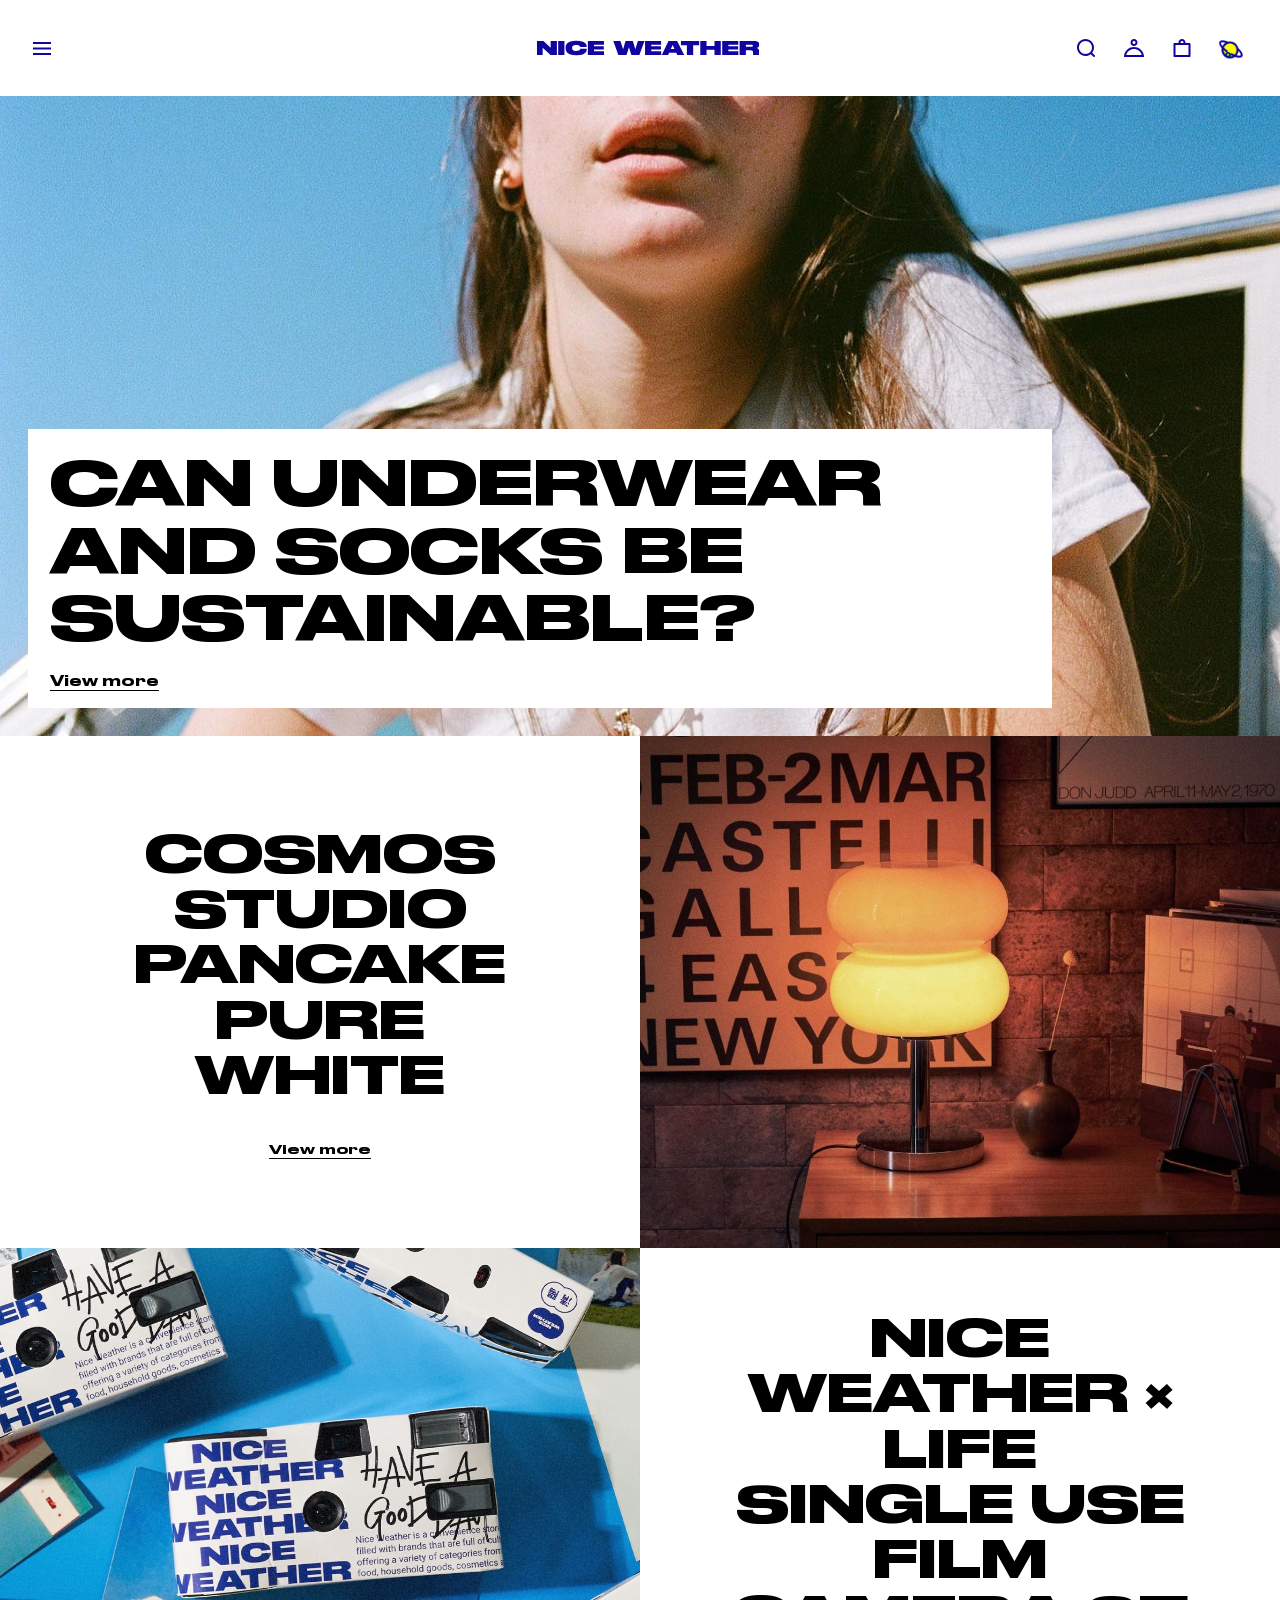
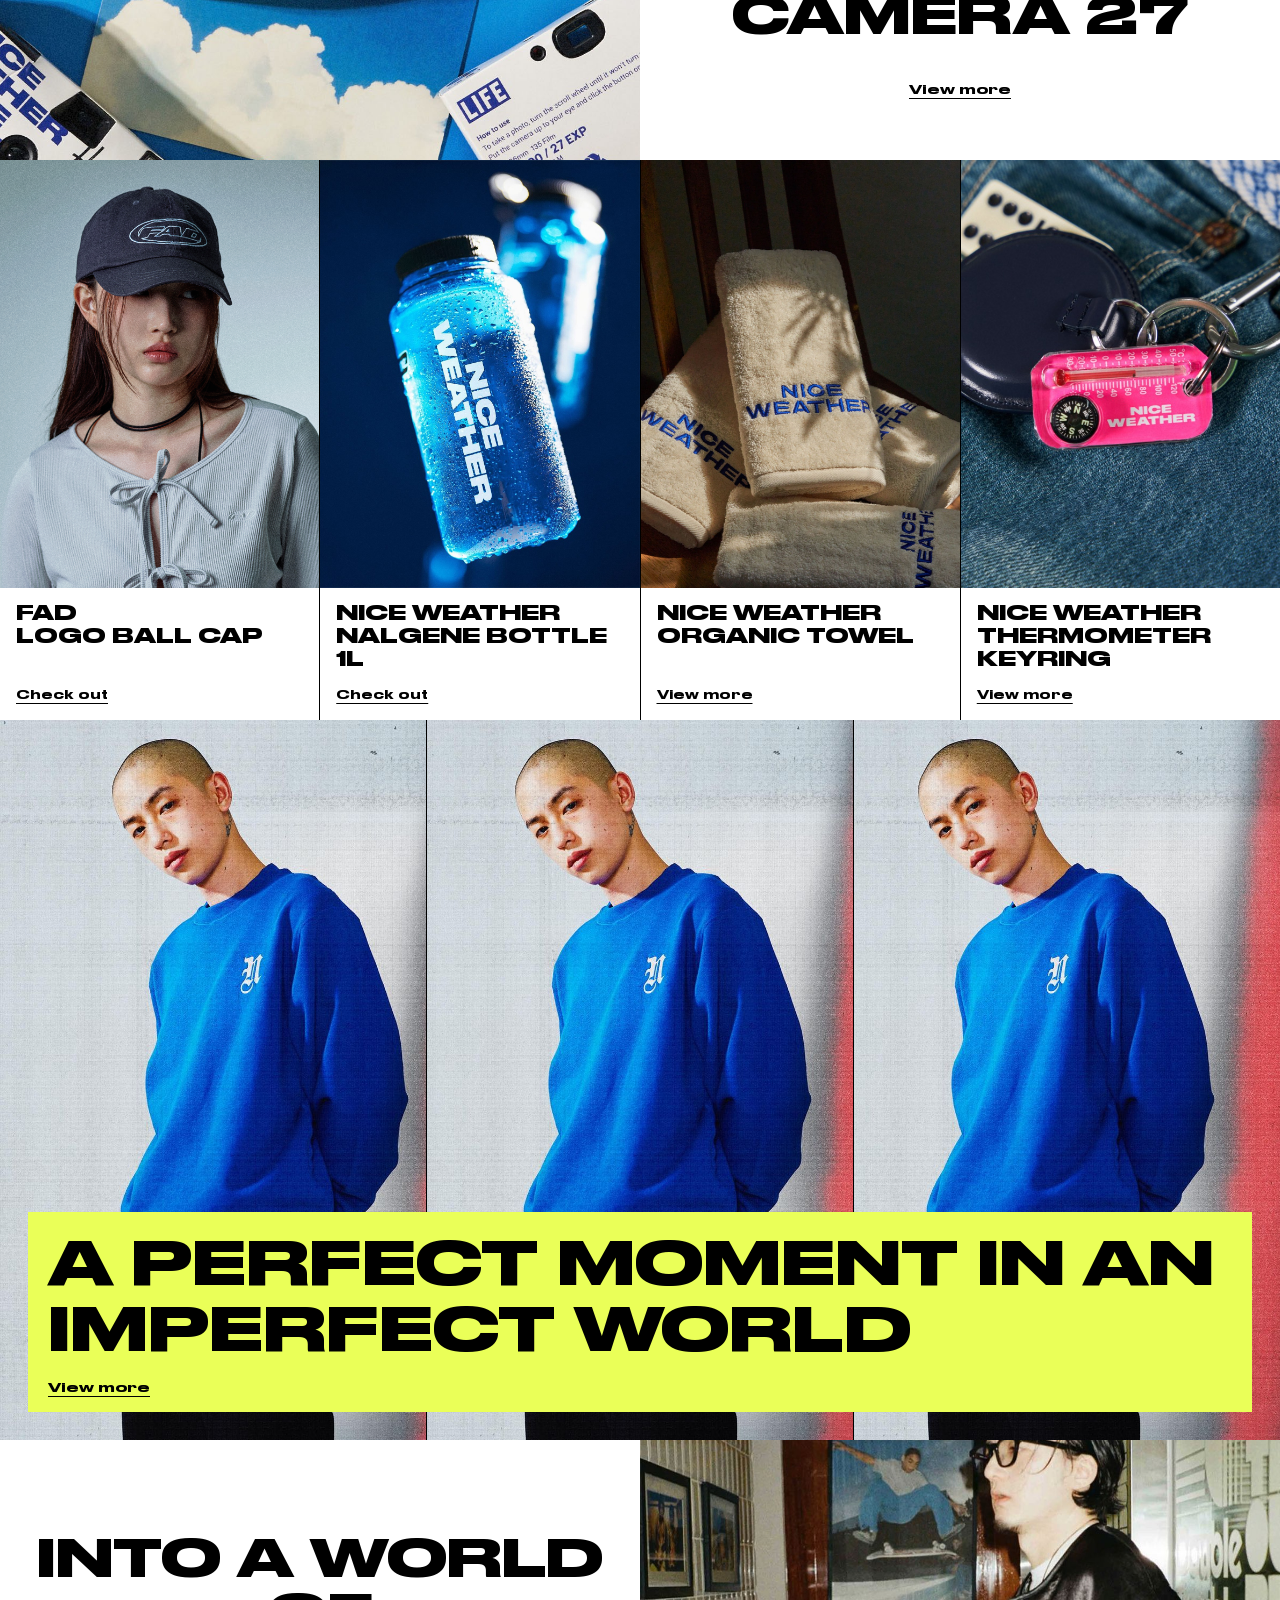
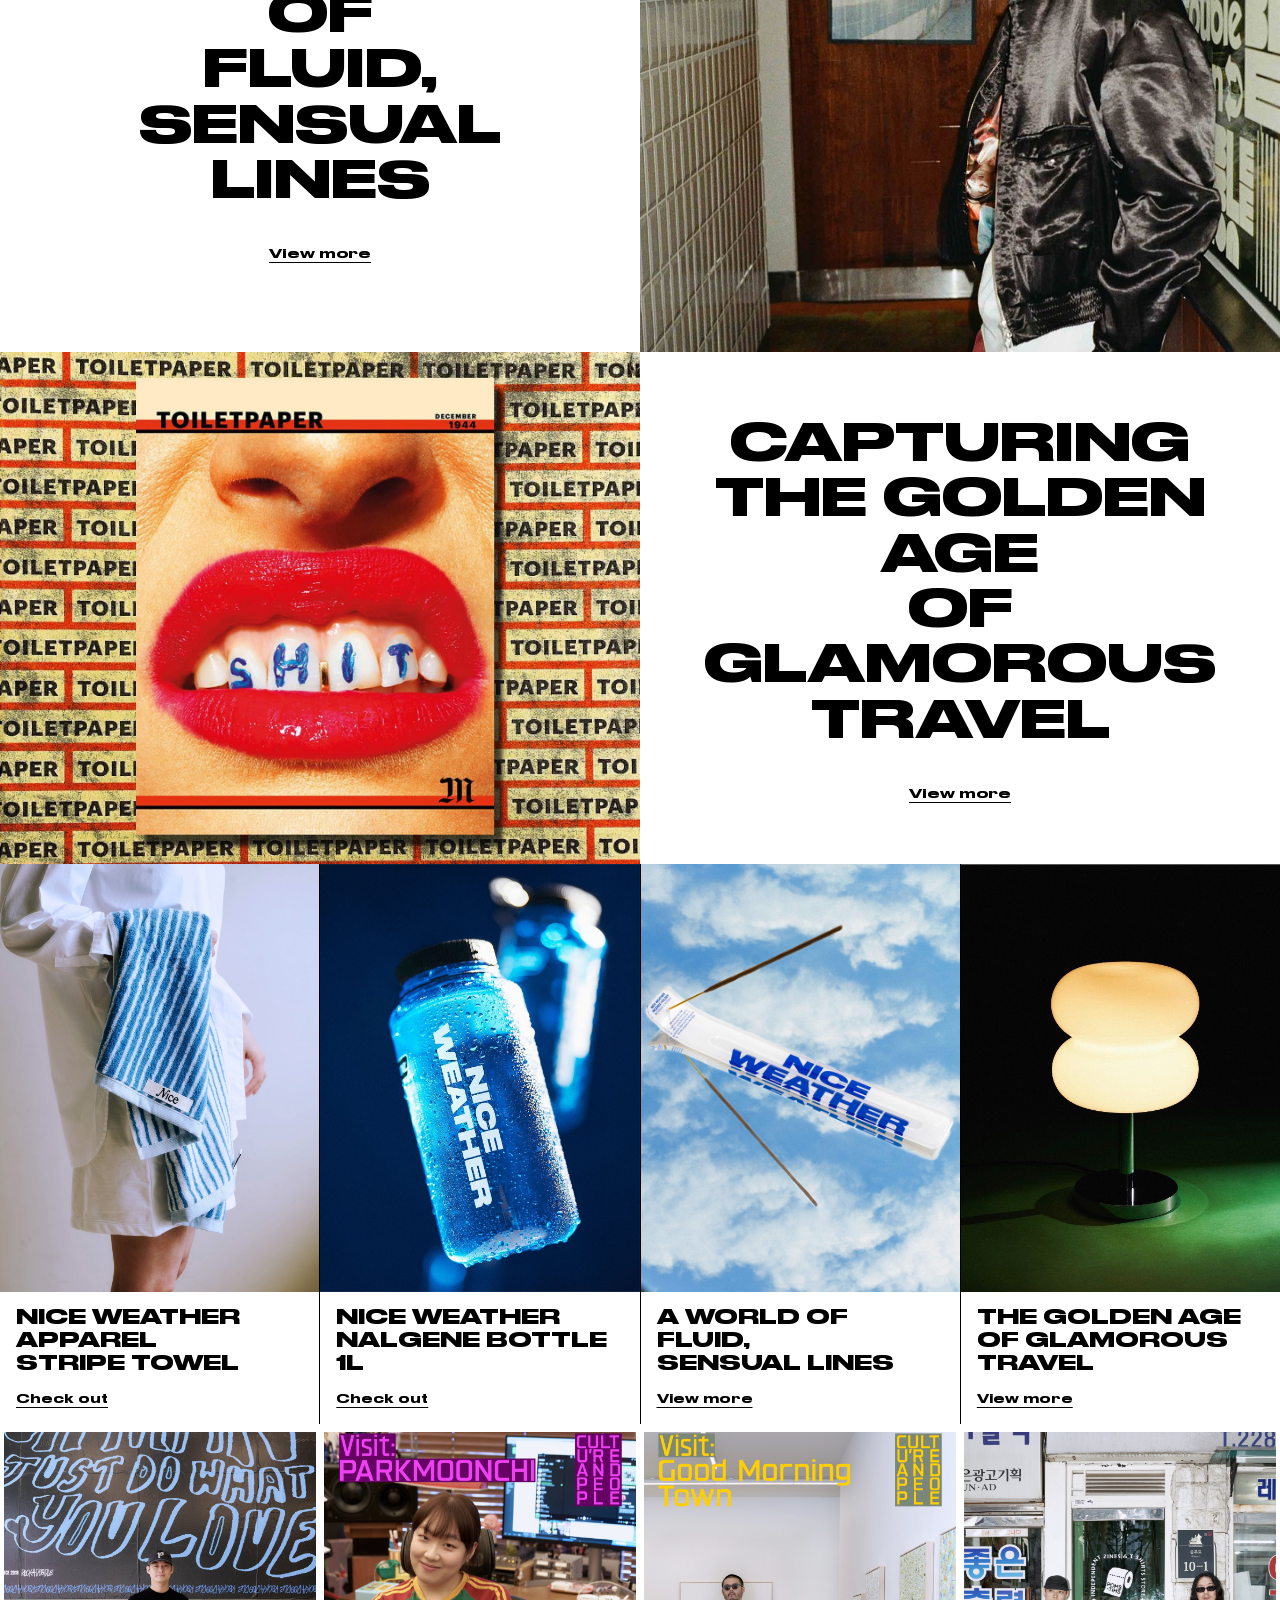
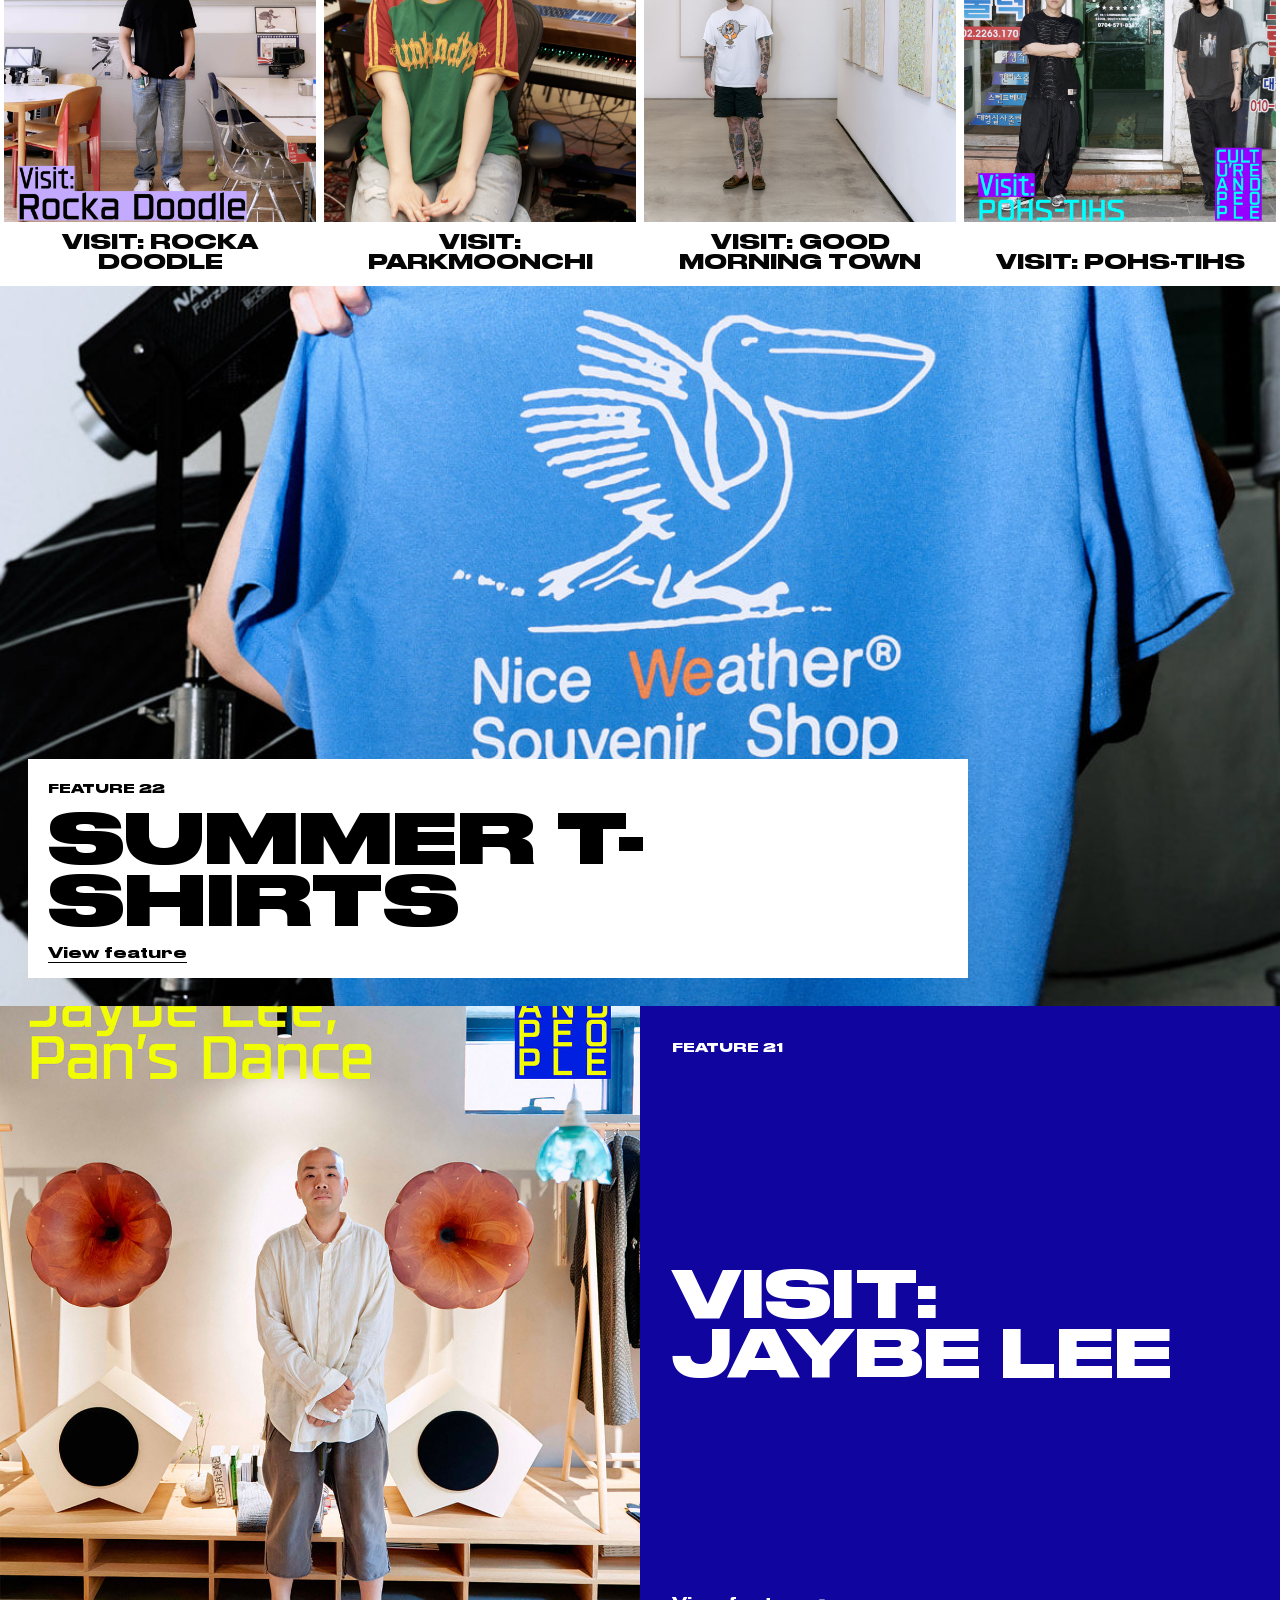
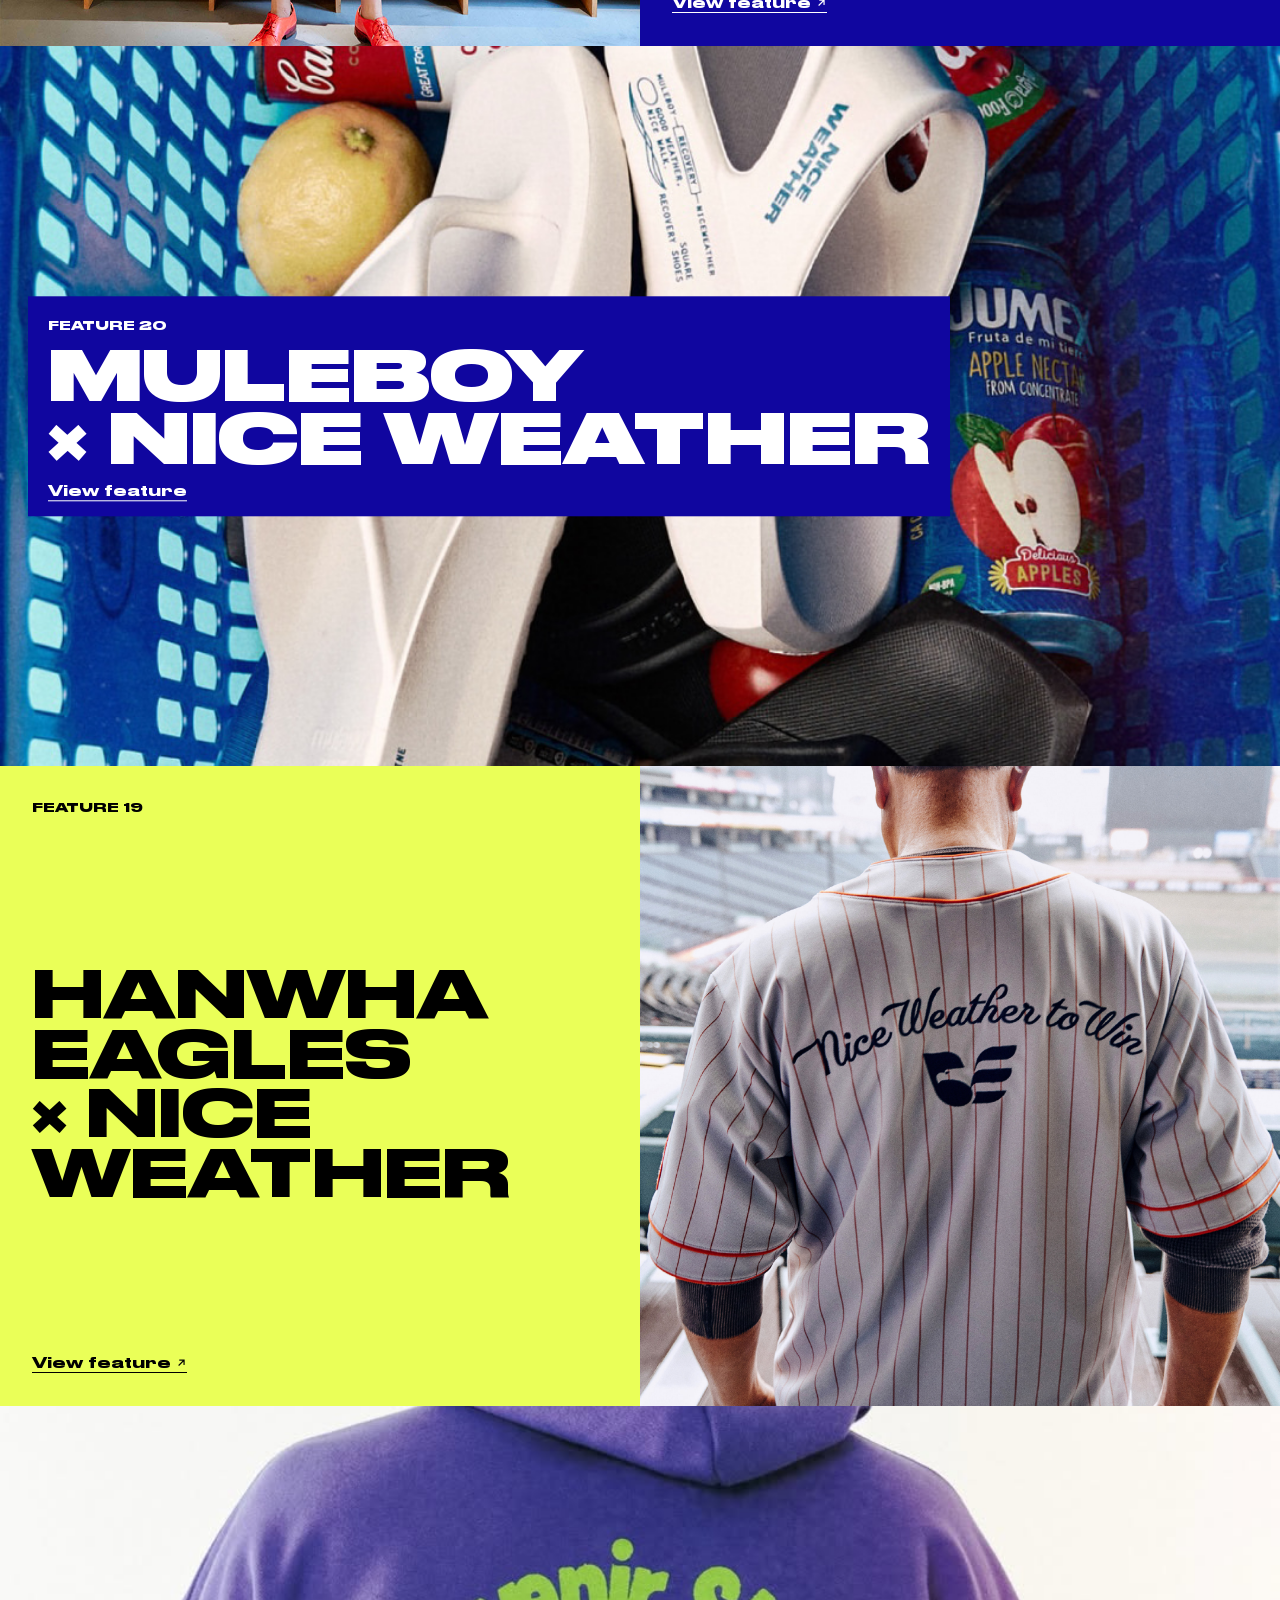
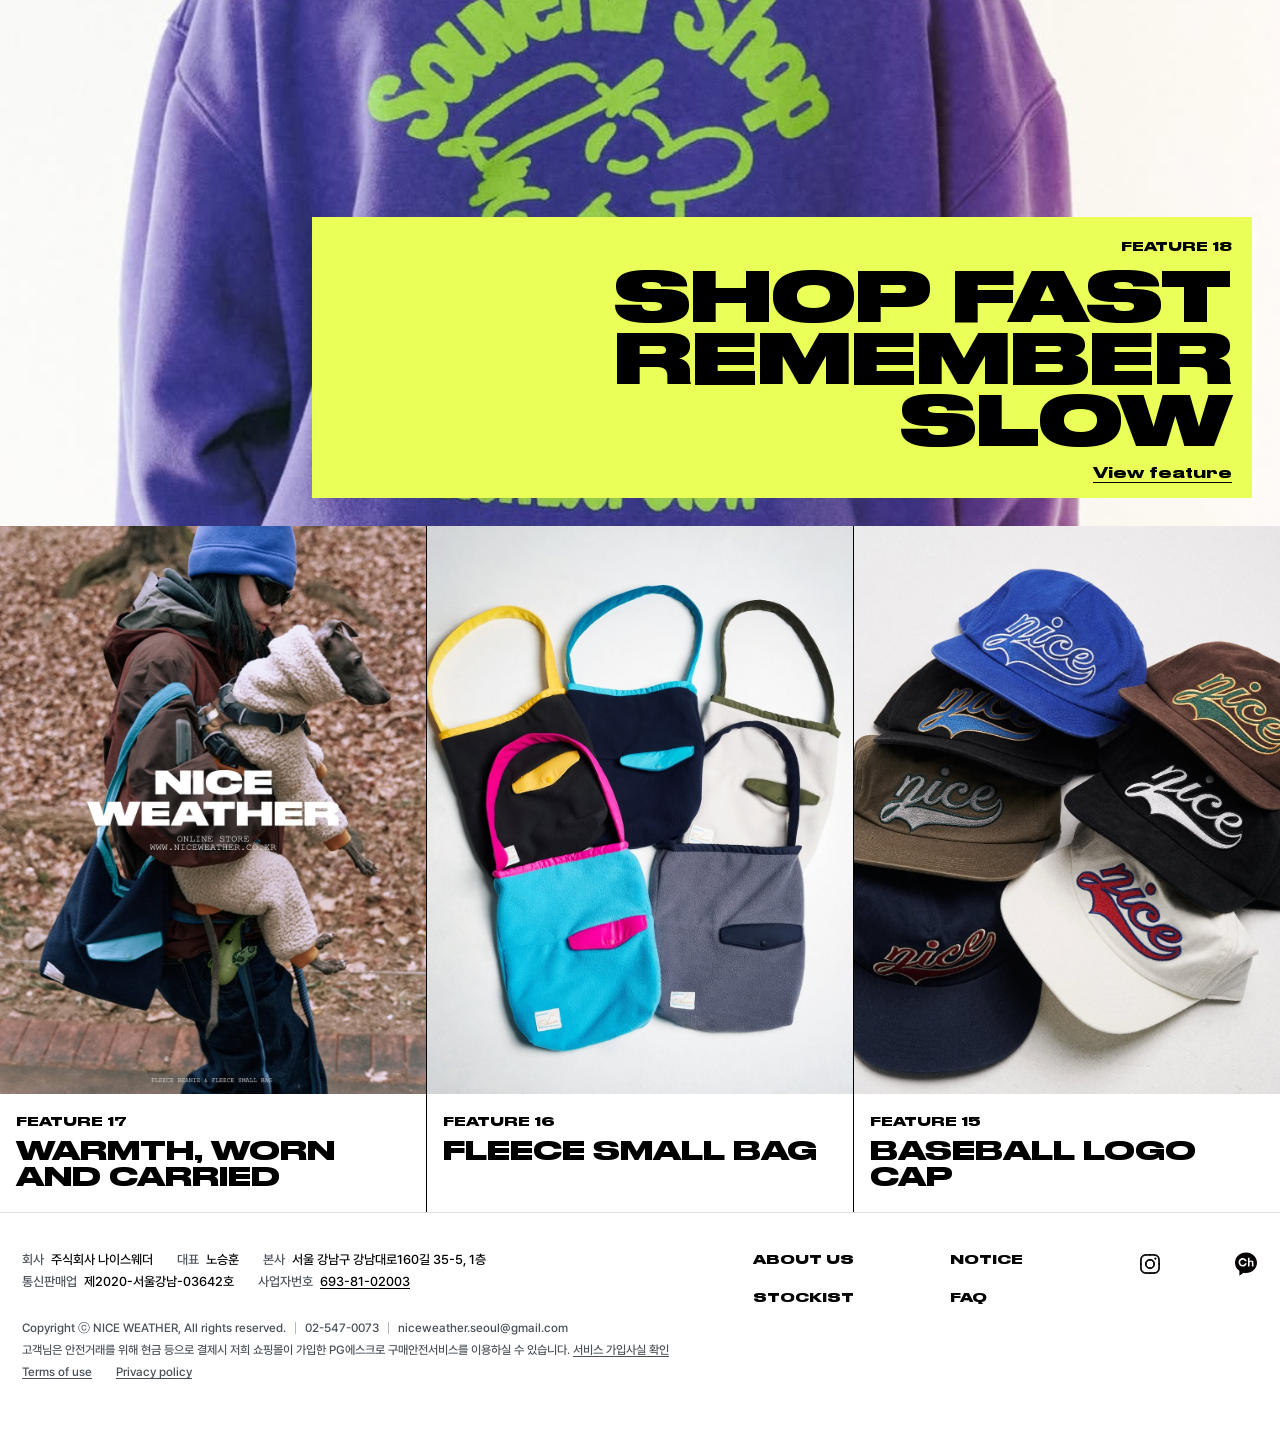
<file: index.html>
<!doctype html>
<html lang="ko">
  <head>
    <meta charset="utf-8" />
    <meta name="viewport" content="width=device-width, initial-scale=1" />
    <meta name="robots" content="noindex, nofollow, noarchive, nosnippet" />
    <title>Nice Weather</title>
    <meta name="description" content="일상의 좋은 순간을 소개하는 라이프스타일 편집숍 나이스웨더입니다." />
    <link rel="stylesheet" href="styles.css" />
  </head>
  <body>
    <header class="site-header">
      <button class="icon-button menu-toggle" type="button" aria-label="메뉴 열기" aria-expanded="false">
        <picture>
          <source media="(max-width: 800px)" srcset="assets/nav-mobile-menu.svg" />
          <img src="assets/nav-menu.svg" alt="" />
        </picture>
      </button>
      <a class="wordmark" href="#top" aria-label="Nice Weather 홈">
        <picture>
          <source media="(max-width: 800px)" srcset="assets/nav-mobile-logo.svg" />
          <img src="assets/nav-logo.svg" alt="NICE WEATHER" />
        </picture>
      </a>
      <div class="header-tools">
        <button class="icon-button search-toggle" type="button" aria-label="검색 열기">
          <img src="assets/nav-search.svg" alt="" />
        </button>
        <button class="icon-button account-button" type="button" aria-label="마이페이지">
          <img src="assets/nav-user.svg" alt="" />
        </button>
        <button class="icon-button cart-toggle" type="button" aria-label="장바구니 열기">
          <picture>
            <source media="(max-width: 800px)" srcset="assets/nav-mobile-bag.svg" />
            <img src="assets/nav-bag.svg" alt="" />
          </picture>
        </button>
        <a class="weather-orbit" href="#stories" aria-label="Discover Nice Weather">
          <img src="assets/nav-planet.gif" alt="" />
        </a>
      </div>
    </header>

    <aside class="side-menu" aria-hidden="true">
      <button class="menu-close" type="button" aria-label="메뉴 닫기">
        <img src="assets/nav-close.svg" alt="" />
      </button>
      <div class="brand-tabs" role="tablist" aria-label="브랜드 전환">
        <button class="brand-tab is-active" type="button" role="tab" aria-selected="true" data-brand="market">
          <span>
            <img class="brand-logo logo-active" src="assets/nav-market-logo.svg" alt="" />
            <img class="brand-logo logo-inactive" src="assets/nav-market-logo-inactive.svg" alt="" />
          </span>
          <strong>NICE WEATHER<br />MARKET</strong>
        </button>
        <button class="brand-tab" type="button" role="tab" aria-selected="false" data-brand="yay">
          <span>
            <img class="brand-logo logo-active" src="assets/nav-yay-logo-active.svg" alt="" />
            <img class="brand-logo logo-inactive" src="assets/nav-yay-logo.svg" alt="" />
          </span>
          <strong>Yin and Yang</strong>
        </button>
      </div>
      <nav class="category-menu" aria-label="카테고리 메뉴" aria-live="polite">
        <div>
          <a href="#new">What’s new</a>
          <a href="#products">Fashion</a>
          <a href="#stories">Food</a>
          <a href="#stories">Life</a>
          <a href="#stories">Culture</a>
        </div>
        <div>
          <a href="#products">Outdoor</a>
          <a href="#products">Vegan</a>
        </div>
      </nav>
      <nav class="menu-links" aria-label="콘텐츠 메뉴">
        <a href="#stories">Discover</a>
        <a href="#footer">Brand</a>
      </nav>
      <a class="nice-planet-button" href="#stories"><img src="assets/nav-nice-planet.gif" alt="Nice Planet" /></a>
      <nav class="menu-bottom" aria-label="고객지원 메뉴">
        <a href="#footer">회사소개</a>
        <a href="#footer">공지사항</a>
        <a href="#footer">자주 묻는 질문</a>
      </nav>
    </aside>
    <div class="scrim" hidden></div>

    <div class="search-panel" aria-hidden="true">
      <label for="site-search">Search</label>
      <div class="search-row">
        <input id="site-search" type="search" placeholder="무엇을 찾고 있나요?" />
        <button class="search-submit" type="button">Go</button>
      </div>
    </div>

    <main id="top">
      <a class="lead-story">
        <img src="assets/figma-lead-story.png" alt="차량 옆에서 흰 티셔츠를 입고 있는 인물" />
        <div class="lead-story__content">
          <h1>CAN UNDERWEAR AND SOCKS <span>BE SUSTAINABLE?</span></h1>
          <span>View more</span>
        </div>
      </a>

      <div class="figma-home-content">
        <section class="figma-dual">
          <div class="figma-story-copy is-black">
            <h2>COSMOS STUDIO<br />PANCAKE PURE<br />WHITE</h2>
            <a class="figma-button is-lime">View more</a>
          </div>
          <a class="figma-story-image">
            <img src="assets/figma-cosmos.png" alt="Cosmos Studio Pancake Pure White 조명" />
          </a>
        </section>

        <section class="figma-dual">
          <a class="figma-story-image">
            <img src="assets/figma-camera.png" alt="Nice Weather x Life 일회용 필름 카메라" />
          </a>
          <div class="figma-story-copy is-lime">
            <h2>NICE WEATHER × LIFE<br />SINGLE USE FILM<br />CAMERA 27</h2>
            <a class="figma-button is-black">View more</a>
          </div>
        </section>

        <section class="figma-product-grid" aria-label="Nice Weather products">
          <a class="figma-product-card fad-product-link" href="product.html">
            <span class="figma-product-media"><img src="assets/figma-cap.png" alt="FAD 로고 볼캡" /></span>
            <div class="figma-product-info is-blue">
              <h2>FAD<br />LOGO BALL CAP</h2>
              <span class="figma-button is-outline-light">Check out</span>
            </div>
          </a>
          <article class="figma-product-card">
            <a><img src="assets/figma-nalgene.png" alt="Nice Weather Nalgene Bottle 1L" /></a>
            <div class="figma-product-info is-blue">
              <h2>NICE WEATHER<br />NALGENE BOTTLE<br />1L</h2>
              <a class="figma-button is-outline-light">Check out</a>
            </div>
          </article>
          <article class="figma-product-card">
            <a><img src="assets/figma-organic-towel.png" alt="Nice Weather Organic Towel" /></a>
            <div class="figma-product-info is-white">
              <h2>NICE WEATHER<br />ORGANIC TOWEL</h2>
              <a class="figma-button is-outline-blue">View more</a>
            </div>
          </article>
          <article class="figma-product-card">
            <a><img src="assets/figma-thermometer.png" alt="Nice Weather Thermometer Keyring" /></a>
            <div class="figma-product-info is-white">
              <h2>NICE WEATHER<br />THERMOMETER<br />KEYRING</h2>
              <a class="figma-button is-outline-blue">View more</a>
            </div>
          </article>
        </section>

        <a class="figma-triptych">
          <span class="figma-triptych__images" aria-hidden="true">
            <img src="assets/figma-blue-look.png" alt="" />
            <img src="assets/figma-blue-look.png" alt="" />
            <img src="assets/figma-blue-look.png" alt="" />
          </span>
          <span class="figma-triptych__content">
            <strong>A PERFECT MOMENT IN AN IMPERFECT WORLD</strong>
            <span class="figma-button is-outline-lime">View more</span>
          </span>
        </a>

        <section class="figma-dual">
          <div class="figma-story-copy is-black">
            <h2>INTO A WORLD OF<br />FLUID, SENSUAL LINES</h2>
            <a class="figma-button is-lime">View more</a>
          </div>
          <a class="figma-story-image">
            <img src="assets/figma-sensual-lines.png" alt="검은 재킷을 입은 인물" />
          </a>
        </section>

        <section class="figma-dual">
          <a class="figma-story-image">
            <img src="assets/figma-golden-travel.png" alt="Toiletpaper 매거진 비주얼" />
          </a>
          <div class="figma-story-copy is-lime">
            <h2>CAPTURING THE GOLDEN AGE<br />OF GLAMOROUS TRAVEL</h2>
            <a class="figma-button is-black">View more</a>
          </div>
        </section>

        <section class="figma-product-grid" aria-label="More Nice Weather stories">
          <article class="figma-product-card">
            <a><img src="assets/figma-stripe-towel.png" alt="Nice Weather Apparel Stripe Towel" /></a>
            <div class="figma-product-info is-blue">
              <h2>NICE WEATHER<br />APPAREL<br />STRIPE TOWEL</h2>
              <a class="figma-button is-outline-light">Check out</a>
            </div>
          </article>
          <article class="figma-product-card">
            <a><img src="assets/figma-nalgene.png" alt="Nice Weather Nalgene Bottle 1L" /></a>
            <div class="figma-product-info is-blue">
              <h2>NICE WEATHER<br />NALGENE BOTTLE<br />1L</h2>
              <a class="figma-button is-outline-light">Check out</a>
            </div>
          </article>
          <article class="figma-product-card">
            <a><img src="assets/figma-sensual-lines-alt.png" alt="하늘 위 Nice Weather 인센스" /></a>
            <div class="figma-product-info is-white">
              <h2>A WORLD OF FLUID,<br />SENSUAL LINES</h2>
              <a class="figma-button is-outline-blue">View more</a>
            </div>
          </article>
          <article class="figma-product-card">
            <a><img src="assets/figma-golden-travel-alt.png" alt="Cosmos Studio 조명" /></a>
            <div class="figma-product-info is-white">
              <h2>THE GOLDEN AGE<br />OF GLAMOROUS TRAVEL</h2>
              <a class="figma-button is-outline-blue">View more</a>
            </div>
          </article>
        </section>
      </div>

      <section class="feature-index" aria-label="Latest features">
        <a class="index-card">
          <img src="assets/feature-26.jpg" alt="Visit: Rocka Doodle" />
          <h2>Visit: Rocka Doodle</h2>
        </a>
        <a class="index-card">
          <img src="assets/feature-25.jpg" alt="Visit: Parkmoonchi" />
          <h2>Visit: Parkmoonchi</h2>
        </a>
        <a class="index-card">
          <img src="assets/feature-24.jpg" alt="Visit: Good Morning Town" />
          <h2>Visit: Good Morning Town</h2>
        </a>
        <a class="index-card">
          <img src="assets/feature-23.jpg" alt="Visit: Pohs-Tihs" />
          <h2>Visit: Pohs-Tihs</h2>
        </a>
      </section>

      <a class="editorial-hero">
        <img src="assets/feature-22.jpg" alt="Summer T-Shirts" />
        <div class="editorial-caption">
          <span>FEATURE 22</span>
          <h2>SUMMER T-SHIRTS</h2>
          <p>View feature</p>
        </div>
      </a>

      <section class="editorial-split">
        <a class="split-image">
          <img src="assets/feature-21.jpg" alt="Visit: Jaybe Lee" />
        </a>
        <div class="split-copy blue-panel">
          <span>FEATURE 21</span>
          <h2>VISIT:<br />JAYBE LEE</h2>
          <a>View feature <span class="external-arrow">↗</span></a>
        </div>
      </section>

      <a class="editorial-hero dark-caption">
        <img src="assets/feature-20.jpg" alt="MULEBOY x NICE WEATHER" />
        <div class="editorial-caption">
          <span>FEATURE 20</span>
          <h2>MULEBOY<br />× NICE WEATHER</h2>
          <p>View feature</p>
        </div>
      </a>

      <section class="editorial-split is-reversed">
        <div class="split-copy lime-panel">
          <span>FEATURE 19</span>
          <h2>HANWHA EAGLES<br />× NICE WEATHER</h2>
          <a>View feature <span class="external-arrow">↗</span></a>
        </div>
        <a class="split-image">
          <img src="assets/feature-19.jpg" alt="HANWHA EAGLES x NICE WEATHER" />
        </a>
      </section>

      <a class="editorial-hero caption-bottom">
        <img src="assets/feature-18.jpg" alt="SHOP FAST REMEMBER SLOW" />
        <div class="editorial-caption">
          <span>FEATURE 18</span>
          <h2>SHOP FAST<br />REMEMBER SLOW</h2>
          <p>View feature</p>
        </div>
      </a>

      <section class="feature-grid" aria-label="More features">
        <a class="feature-card">
          <img src="assets/feature-17.jpg" alt="WARMTH, WORN AND CARRIED" />
          <div><span>FEATURE 17</span><h2>WARMTH, WORN AND CARRIED</h2></div>
        </a>
        <a class="feature-card">
          <img src="assets/feature-16.jpg" alt="FLEECE SMALL BAG" />
          <div><span>FEATURE 16</span><h2>FLEECE SMALL BAG</h2></div>
        </a>
        <a class="feature-card">
          <img src="assets/feature-15.jpg" alt="BASEBALL LOGO CAP" />
          <div><span>FEATURE 15</span><h2>BASEBALL LOGO CAP</h2></div>
        </a>
      </section>
    </main>

    <footer class="site-footer" id="footer">
      <div class="company-info">
        <div class="company-primary">
          <div class="company-primary__row">
            <p><span>회사</span> 주식회사 나이스웨더</p>
            <p><span>대표</span> 노승훈</p>
            <p><span>본사</span> 서울 강남구 강남대로160길 35-5, 1층</p>
          </div>
          <div class="company-primary__row">
            <p><span>통신판매업</span> 제2020-서울강남-03642호</p>
            <p><span>사업자번호</span> <a href="#">693-81-02003</a></p>
          </div>
        </div>
        <div class="company-secondary">
          <div class="copyright-contact">
            <p>Copyright ⓒ NICE WEATHER, All rights reserved.</p>
            <a href="tel:025470073">02-547-0073</a>
            <a href="mailto:niceweather.seoul@gmail.com">niceweather.seoul@gmail.com</a>
          </div>
          <p class="escrow-notice">고객님은 안전거래를 위해 현금 등으로 결제시 저희 쇼핑몰이 가입한 PG에스크로 구매안전서비스를 이용하실 수 있습니다. <a href="#">서비스 가입사실 확인</a></p>
          <div class="footer-legal"><a href="#">Terms of use</a><a href="#">Privacy policy</a></div>
        </div>
      </div>
      <nav class="footer-links" aria-label="푸터 메뉴">
        <a href="#">ABOUT US</a><a href="#">NOTICE</a><a href="#">STOCKIST</a><a href="#">FAQ</a>
      </nav>
      <nav class="footer-socials" aria-label="소셜 채널">
        <a href="#" aria-label="Instagram"><img src="assets/footer-instagram.svg" alt="" /></a>
        <a href="#" aria-label="Kakao Channel"><img src="assets/footer-kakao-channel.svg" alt="" /></a>
      </nav>
    </footer>

    <script src="script.js"></script>
  </body>
</html>
</file>
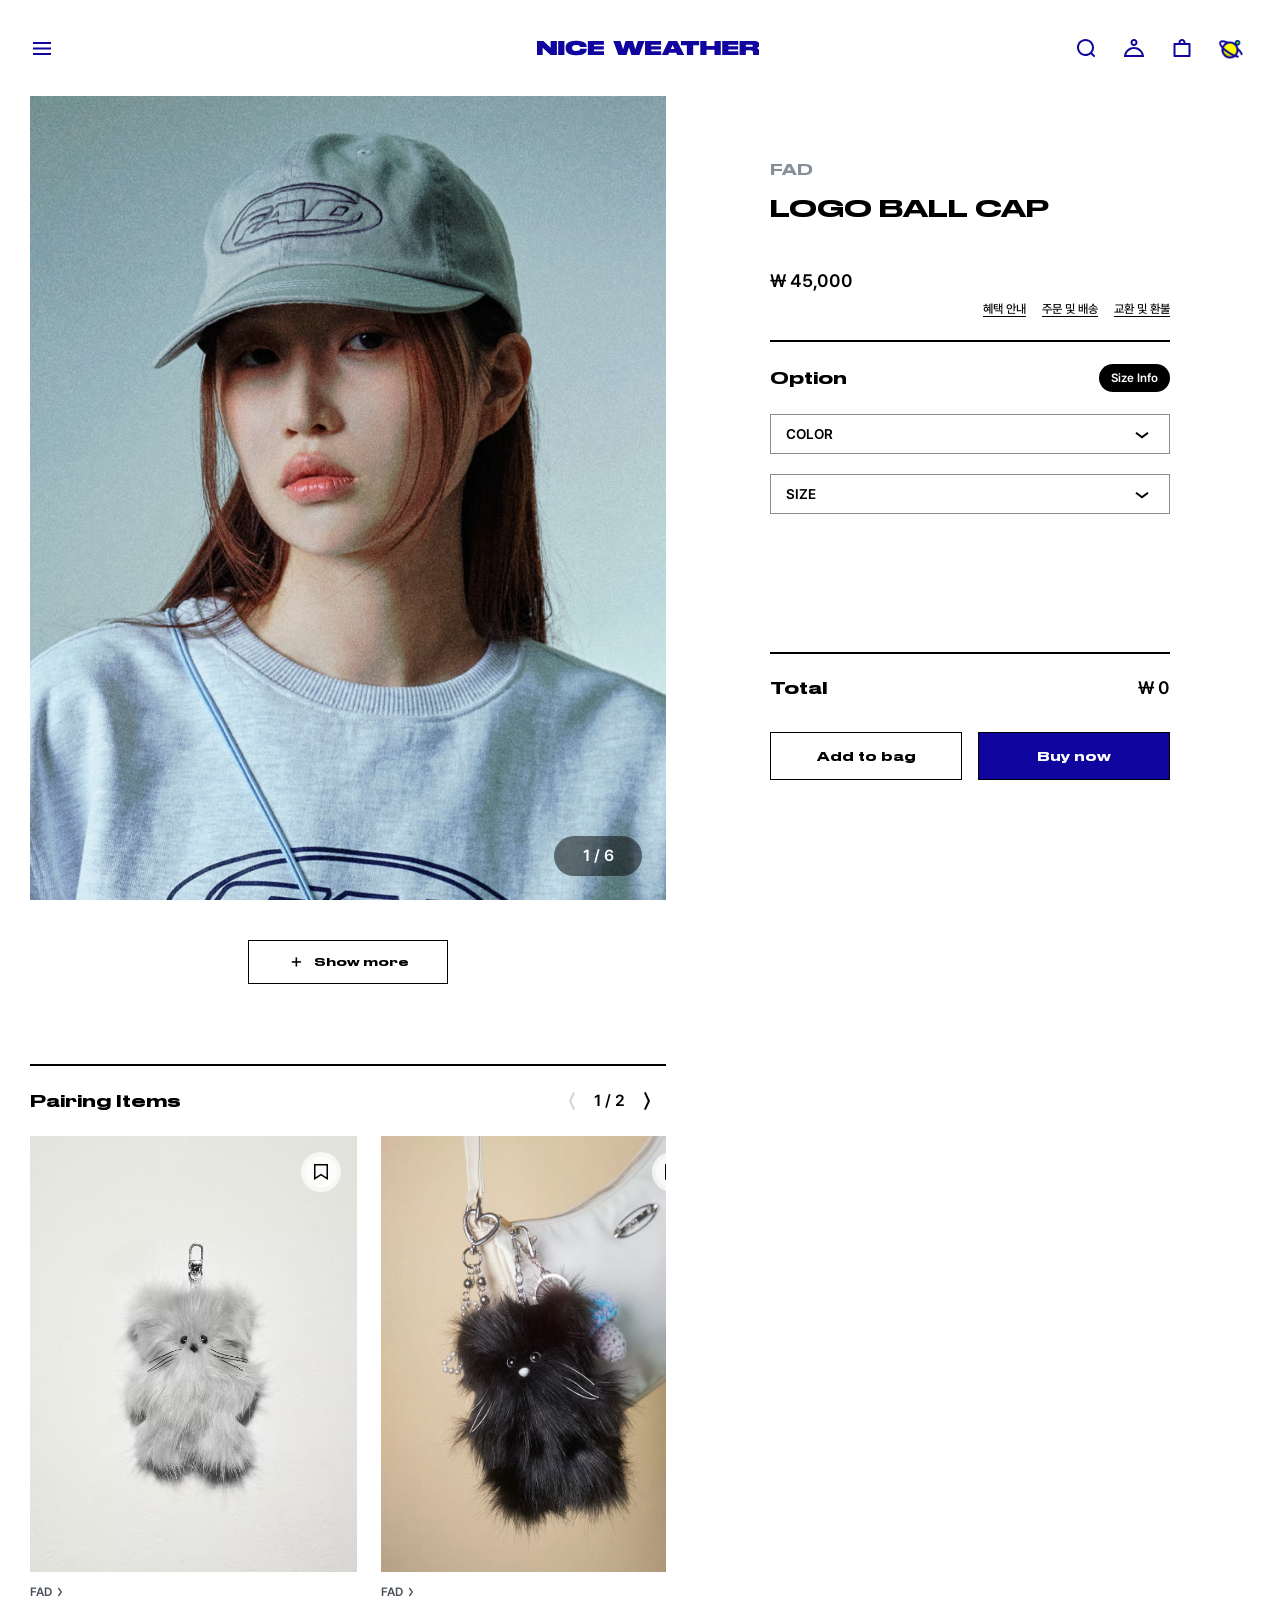
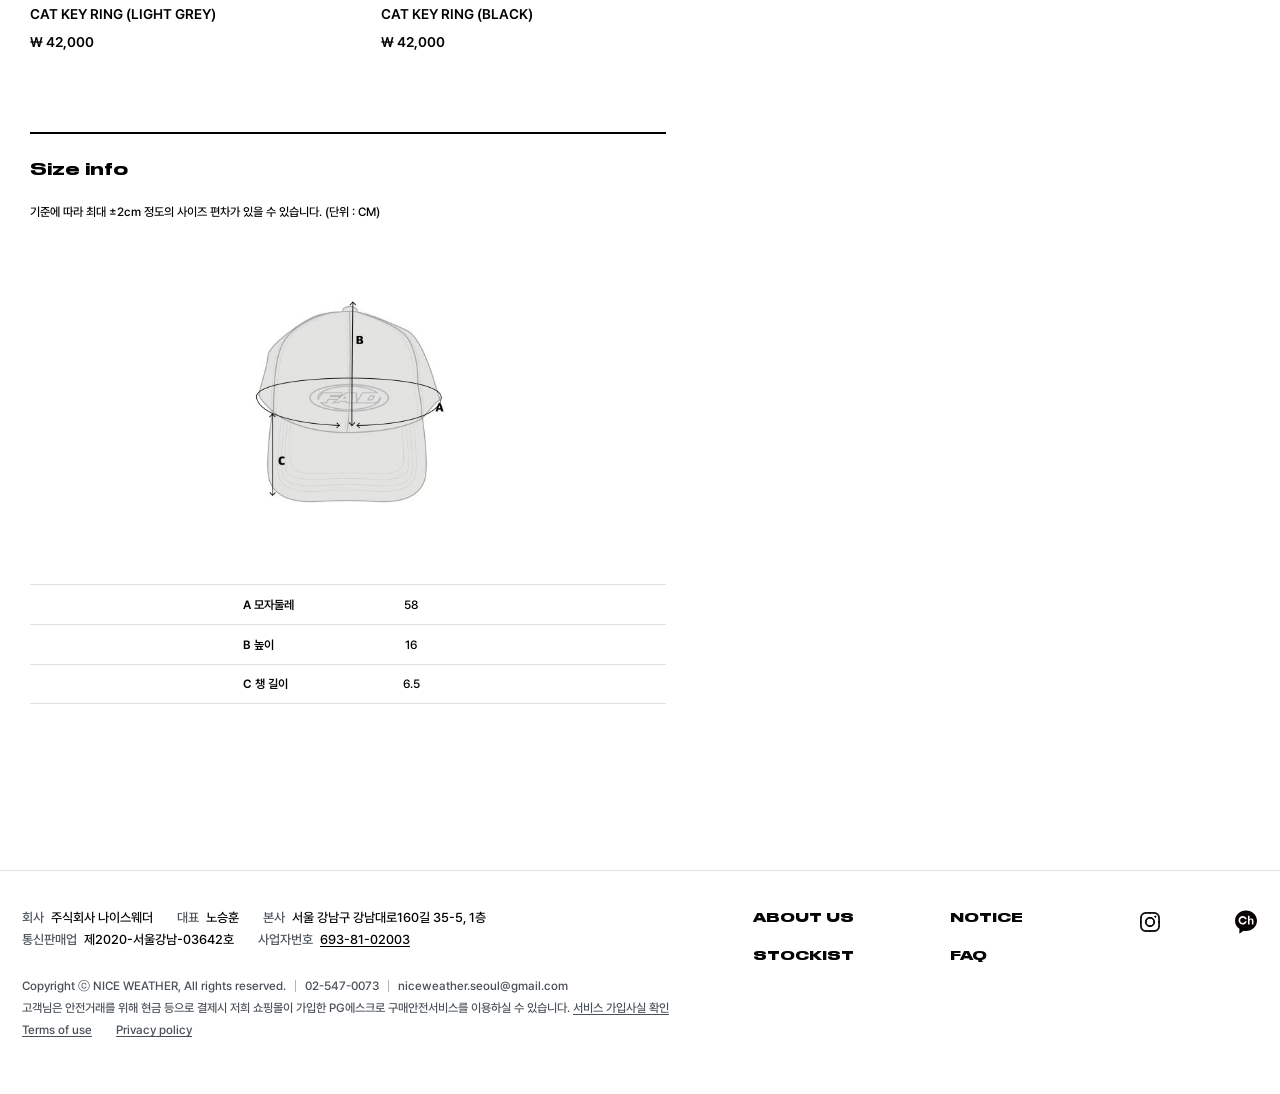
<file: product.html>
<!doctype html>
<html lang="ko">
  <head>
    <meta charset="utf-8" />
    <meta name="viewport" content="width=device-width, initial-scale=1" />
    <meta name="robots" content="noindex, nofollow, noarchive, nosnippet" />
    <title>FAD Logo Ball Cap | Nice Weather</title>
    <meta name="description" content="FAD Logo Ball Cap 상품 상세 페이지" />
    <link rel="stylesheet" href="styles.css" />
    <link rel="stylesheet" href="product.css" />
  </head>
  <body class="product-body">
    <header class="site-header">
      <button class="icon-button menu-toggle" type="button" aria-label="메뉴 열기" aria-expanded="false">
        <picture>
          <source media="(max-width: 800px)" srcset="assets/nav-mobile-menu.svg" />
          <img src="assets/nav-menu.svg" alt="" />
        </picture>
      </button>
      <a class="wordmark" href="index.html" aria-label="Nice Weather 홈">
        <picture>
          <source media="(max-width: 800px)" srcset="assets/nav-mobile-logo.svg" />
          <img src="assets/nav-logo.svg" alt="NICE WEATHER" />
        </picture>
      </a>
      <div class="header-tools">
        <button class="icon-button search-toggle" type="button" aria-label="검색 열기"><img src="assets/nav-search.svg" alt="" /></button>
        <button class="icon-button account-button" type="button" aria-label="마이페이지"><img src="assets/nav-user.svg" alt="" /></button>
        <button class="icon-button cart-toggle" type="button" aria-label="장바구니 열기">
          <picture>
            <source media="(max-width: 800px)" srcset="assets/nav-mobile-bag.svg" />
            <img src="assets/nav-bag.svg" alt="" />
          </picture>
        </button>
        <a class="weather-orbit" href="index.html#stories" aria-label="Discover Nice Weather"><img src="assets/nav-planet.gif" alt="" /></a>
      </div>
    </header>

    <aside class="side-menu" aria-hidden="true">
      <button class="menu-close" type="button" aria-label="메뉴 닫기"><img src="assets/nav-close.svg" alt="" /></button>
      <div class="brand-tabs" role="tablist" aria-label="브랜드 전환">
        <button class="brand-tab is-active" type="button" role="tab" aria-selected="true" data-brand="market">
          <span><img class="brand-logo logo-active" src="assets/nav-market-logo.svg" alt="" /><img class="brand-logo logo-inactive" src="assets/nav-market-logo-inactive.svg" alt="" /></span>
          <strong>NICE WEATHER<br />MARKET</strong>
        </button>
        <button class="brand-tab" type="button" role="tab" aria-selected="false" data-brand="yay">
          <span><img class="brand-logo logo-active" src="assets/nav-yay-logo-active.svg" alt="" /><img class="brand-logo logo-inactive" src="assets/nav-yay-logo.svg" alt="" /></span>
          <strong>Yin and Yang</strong>
        </button>
      </div>
      <nav class="category-menu" aria-label="카테고리 메뉴" aria-live="polite">
        <div><a href="index.html#new">What’s new</a><a href="index.html#products">Fashion</a><a href="index.html#stories">Food</a><a href="index.html#stories">Life</a><a href="index.html#stories">Culture</a></div>
        <div><a href="index.html#products">Outdoor</a><a href="index.html#products">Vegan</a></div>
      </nav>
      <nav class="menu-links" aria-label="콘텐츠 메뉴"><a href="index.html#stories">Discover</a><a href="#footer">Brand</a></nav>
      <a class="nice-planet-button" href="index.html#stories"><img src="assets/nav-nice-planet.gif" alt="Nice Planet" /></a>
      <nav class="menu-bottom" aria-label="고객지원 메뉴"><a href="#footer">회사소개</a><a href="#footer">공지사항</a><a href="#footer">자주 묻는 질문</a></nav>
    </aside>
    <div class="scrim" hidden></div>

    <div class="search-panel" aria-hidden="true">
      <label for="site-search">Search</label>
      <div class="search-row"><input id="site-search" type="search" placeholder="무엇을 찾고 있나요?" /><button class="search-submit" type="button">Go</button></div>
    </div>

    <main class="product-page" id="top">
      <section class="product-top">
        <header class="mobile-product-info">
          <p>FAD</p>
          <h1>LOGO BALL CAP</h1>
          <strong>₩ 45,000</strong>
        </header>
        <div class="product-gallery">
          <div class="product-gallery__stage" aria-live="polite">
            <button class="gallery-hit gallery-prev" type="button" aria-label="이전 이미지"></button>
            <div class="product-slides">
              <img class="is-active" src="assets/product-01.avif" alt="FAD Logo Ball Cap 착용 정면" />
              <img src="assets/product-02.avif" alt="FAD Logo Ball Cap 착용 측면" />
              <img src="assets/product-03.avif" alt="FAD Logo Ball Cap 디테일" />
              <img src="assets/product-04.avif" alt="FAD Logo Ball Cap 스타일링" />
              <img src="assets/product-05.avif" alt="FAD Logo Ball Cap 후면" />
              <img src="assets/figma-cap.png" alt="FAD Logo Ball Cap 네이비 착용 이미지" />
            </div>
            <button class="gallery-hit gallery-next" type="button" aria-label="다음 이미지"></button>
            <span class="gallery-count"><b>1</b> / 6</span>
          </div>
          <button class="gallery-more" type="button"><span>＋</span> Show more</button>
        </div>

        <div class="product-sheet-dim" hidden></div>
        <aside class="product-purchase" aria-label="상품 구매 정보" aria-hidden="false">
          <div class="purchase-top">
            <header class="product-heading">
              <p>FAD</p>
              <h1>LOGO BALL CAP</h1>
              <strong>₩ 45,000</strong>
            </header>
            <div class="product-info-tabs" role="tablist" aria-label="상품 안내">
              <button class="is-active" type="button" role="tab" data-copy="신규 회원 및 멤버십 고객을 위한 적립 혜택이 제공됩니다.">혜택 안내</button>
              <button type="button" role="tab" data-copy="결제 완료 후 영업일 기준 2–3일 이내 출고됩니다.">주문 및 배송</button>
              <button type="button" role="tab" data-copy="수령 후 7일 이내 미사용 상품에 한해 교환 및 환불이 가능합니다.">교환 및 환불</button>
            </div>
            <p class="product-info-copy">신규 회원 및 멤버십 고객을 위한 적립 혜택이 제공됩니다.</p>
            <div class="product-options">
              <div class="option-heading"><span>Option</span><button class="size-info-button" type="button">Size Info</button></div>
              <div class="product-select" data-select-name="color">
                <button class="product-select__trigger" type="button" aria-haspopup="listbox" aria-expanded="false">
                  <span>COLOR</span><img src="assets/product-chevron.svg" alt="" />
                </button>
                <div class="product-select__menu" role="listbox" aria-label="색상 선택" hidden>
                  <button class="product-select__option" type="button" role="option" aria-selected="false" data-value="grey">LIGHT GREY</button>
                  <button class="product-select__option" type="button" role="option" aria-selected="false" data-value="navy">NAVY</button>
                  <button class="product-select__option" type="button" role="option" aria-selected="false" disabled>BLACK (SOLD OUT)</button>
                </div>
              </div>
              <div class="product-select" data-select-name="size">
                <button class="product-select__trigger" type="button" aria-haspopup="listbox" aria-expanded="false">
                  <span>SIZE</span><img src="assets/product-chevron.svg" alt="" />
                </button>
                <div class="product-select__menu" role="listbox" aria-label="사이즈 선택" hidden>
                  <button class="product-select__option" type="button" role="option" aria-selected="false" data-value="free">FREE</button>
                </div>
              </div>
            </div>
          </div>
          <div class="purchase-bottom">
            <div class="quantity-control" aria-label="수량">
              <button class="quantity-minus" type="button" aria-label="수량 줄이기" disabled><img src="assets/product-minus.svg" alt="" /></button>
              <output>1</output>
              <button class="quantity-plus" type="button" aria-label="수량 늘리기"><img src="assets/product-plus.svg" alt="" /></button>
            </div>
            <div class="product-total"><span>Total</span><strong>₩ <b>0</b></strong></div>
            <div class="purchase-actions"><button class="add-to-bag" type="button">Add to bag</button><button class="buy-now" type="button">Buy now</button></div>
            <p class="purchase-status" role="status" aria-live="polite"></p>
          </div>
          <section class="additional-info-panel" aria-hidden="true">
            <button class="additional-info-close" type="button" aria-label="안내 닫기"><span class="desktop-close">×</span><span class="mobile-back">←</span></button>
            <h2>혜택안내</h2>
            <div class="additional-info-body"></div>
            <dl class="additional-info-table"></dl>
          </section>
        </aside>
      </section>

      <div class="product-lower">
        <section class="pairing-section" aria-labelledby="pairing-title">
          <div class="section-heading">
            <h2 id="pairing-title">Pairing Item<span class="pairing-plural">s</span></h2>
            <div class="pairing-controls">
              <button class="pairing-prev" type="button" aria-label="이전 페어링 상품" disabled><img src="assets/pairing-arrow-left-disabled.svg" alt="" /></button>
              <output><b>1</b> / 2</output>
              <button class="pairing-next" type="button" aria-label="다음 페어링 상품"><img src="assets/pairing-arrow-right.svg" alt="" /></button>
            </div>
          </div>
          <div class="pairing-viewport">
            <div class="pairing-track">
              <article class="pairing-card">
                <div class="pairing-card__image"><img src="assets/pairing-cat-grey.avif" alt="FAD Cat Key Ring Light Grey" /><button class="wishlist-button" type="button" aria-label="FAD Cat Key Ring Light Grey 찜하기" aria-pressed="false"><img src="assets/product-wishlist.svg" alt="" /></button></div>
                <div class="pairing-card__text"><p><span>FAD</span><img src="assets/product-card-chevron.svg" alt="" /></p><h3>CAT KEY RING (LIGHT GREY)</h3><strong>₩ 42,000</strong></div>
              </article>
              <article class="pairing-card">
                <div class="pairing-card__image"><img src="assets/pairing-cat-black.avif" alt="FAD Cat Key Ring Black" /><button class="wishlist-button" type="button" aria-label="FAD Cat Key Ring Black 찜하기" aria-pressed="false"><img src="assets/product-wishlist.svg" alt="" /></button></div>
                <div class="pairing-card__text"><p><span>FAD</span><img src="assets/product-card-chevron.svg" alt="" /></p><h3>CAT KEY RING (BLACK)</h3><strong>₩ 42,000</strong></div>
              </article>
              <article class="pairing-card">
                <div class="pairing-card__image"><img src="assets/pairing-cargo.avif" alt="FAD Wide Cargo Pants Charcoal" /><button class="wishlist-button" type="button" aria-label="FAD Wide Cargo Pants Charcoal 찜하기" aria-pressed="false"><img src="assets/product-wishlist.svg" alt="" /></button></div>
                <div class="pairing-card__text"><p><span>FAD</span><img src="assets/product-card-chevron.svg" alt="" /></p><h3>WIDE CARGO PANTS (CHARCOAL)</h3><strong>₩ 189,000</strong></div>
              </article>
            </div>
          </div>
        </section>

        <section class="size-section" id="size-info" aria-labelledby="size-title">
          <h2 id="size-title">Size info</h2>
          <p>기준에 따라 최대 ±2cm 정도의 사이즈 편차가 있을 수 있습니다. (단위 : CM)</p>
          <img src="assets/product-size-guide.avif" alt="볼캡 측정 위치 A, B, C 안내" />
          <dl class="size-table"><div><dt>A 모자둘레</dt><dd>58</dd></div><div><dt>B 높이</dt><dd>16</dd></div><div><dt>C 챙 길이</dt><dd>6.5</dd></div></dl>
        </section>
      </div>
    </main>

    <div class="mobile-purchase-bar" aria-label="상품 구매 도구">
      <button class="mobile-share" type="button" aria-label="상품 공유"><img src="assets/product-share.svg" alt="" /></button>
      <button class="mobile-bookmark" type="button" aria-label="상품 찜하기" aria-pressed="false"><img src="assets/product-bookmark.svg" alt="" /></button>
      <button class="mobile-buy-trigger" type="button">Buy</button>
    </div>

    <footer class="site-footer" id="footer">
      <div class="company-info">
        <div class="company-primary"><div class="company-primary__row"><p><span>회사</span> 주식회사 나이스웨더</p><p><span>대표</span> 노승훈</p><p><span>본사</span> 서울 강남구 강남대로160길 35-5, 1층</p></div><div class="company-primary__row"><p><span>통신판매업</span> 제2020-서울강남-03642호</p><p><span>사업자번호</span> <a href="#">693-81-02003</a></p></div></div>
        <div class="company-secondary"><div class="copyright-contact"><p>Copyright ⓒ NICE WEATHER, All rights reserved.</p><a href="tel:025470073">02-547-0073</a><a href="mailto:niceweather.seoul@gmail.com">niceweather.seoul@gmail.com</a></div><p class="escrow-notice">고객님은 안전거래를 위해 현금 등으로 결제시 저희 쇼핑몰이 가입한 PG에스크로 구매안전서비스를 이용하실 수 있습니다. <a href="#">서비스 가입사실 확인</a></p><div class="footer-legal"><a href="#">Terms of use</a><a href="#">Privacy policy</a></div></div>
      </div>
      <nav class="footer-links" aria-label="푸터 메뉴"><a href="#">ABOUT US</a><a href="#">NOTICE</a><a href="#">STOCKIST</a><a href="#">FAQ</a></nav>
      <nav class="footer-socials" aria-label="소셜 채널"><a href="#" aria-label="Instagram"><img src="assets/footer-instagram.svg" alt="" /></a><a href="#" aria-label="Kakao Channel"><img src="assets/footer-kakao-channel.svg" alt="" /></a></nav>
    </footer>

    <script src="script.js"></script>
    <script src="product.js"></script>
  </body>
</html>
</file>
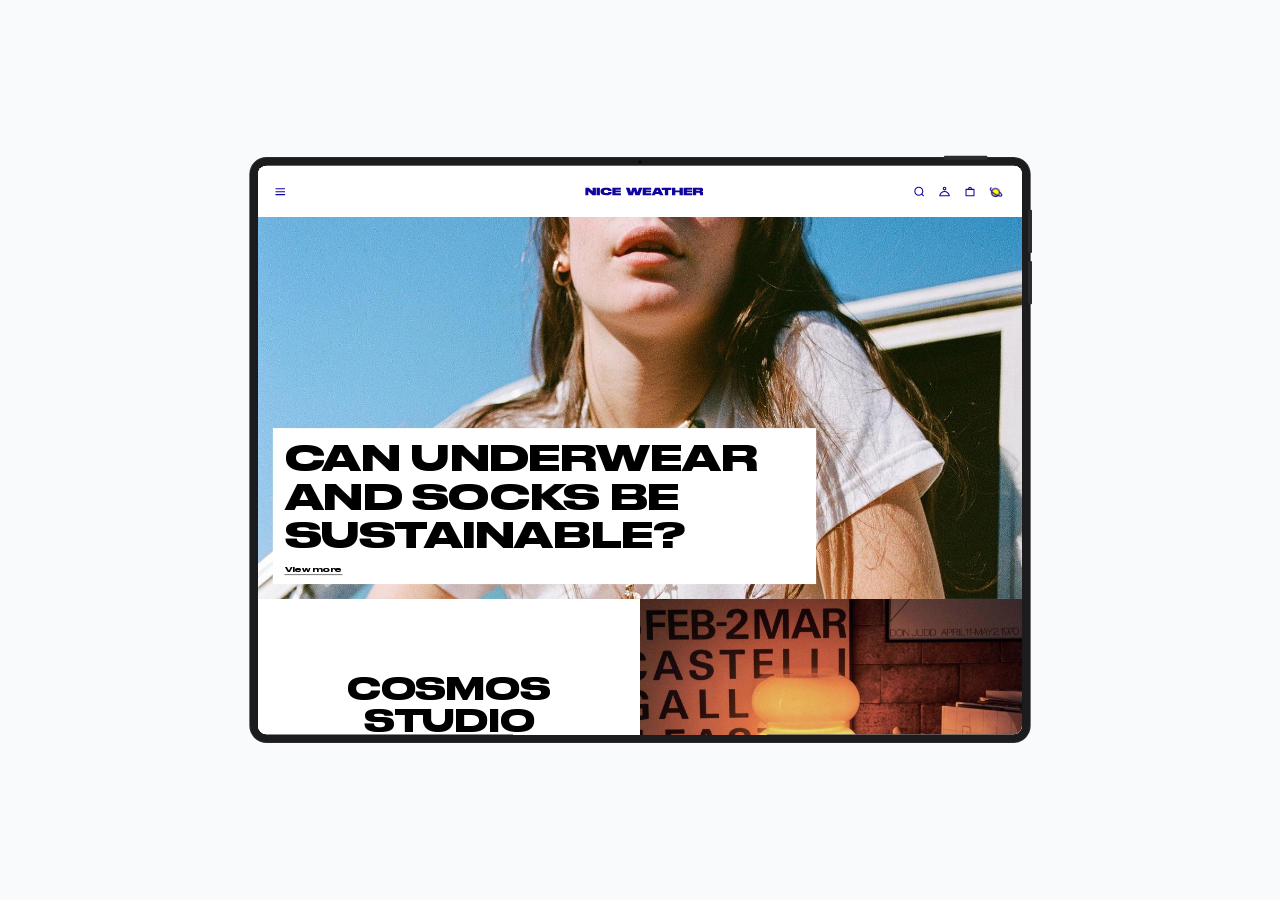
<file: mh-prototype/nw-home.html>
<!doctype html>
<html lang="ko"><head><meta charset="utf-8"><meta name="viewport" content="width=device-width,initial-scale=1"><meta name="robots" content="noindex,nofollow,noarchive,nosnippet"><title>Nice Weather · Framed Home Scroll Loop</title><style>
*{box-sizing:border-box}html,body{margin:0;width:100%;height:100%;overflow:hidden;background:#f9fafb}
#stage{position:absolute;left:50%;top:50%;width:1920px;height:1095px;transform-origin:center;background:#f9fafb}
.tablet{position:absolute;left:375px;top:109px;width:1170px;height:877px;border-radius:25px;background:#1c1c1e;box-shadow:0 0 0 1px #303032}
.tablet-button{position:absolute;border-radius:1.561px;background:#2c2c2e}.tablet-power{right:64px;top:-2.602px;width:65px;height:5.204px}.tablet-volume{right:-2.602px;width:5.204px;height:64.526px}.tablet-volume-up{top:78px}.tablet-volume-down{top:155px}
.camera{position:absolute;left:50%;top:3.5px;width:5px;height:5px;transform:translateX(-50%);border-radius:50%;background:#090909}
#screen{position:absolute;left:12px;top:12px;width:1146px;height:853px;border-radius:13px;background:#fff;overflow:hidden;isolation:isolate}
#home-frame{display:block;width:1440px;height:1071.833px;border:0;background:#fff;transform-origin:top left;transform:scale(.7958333333)}

</style></head><body>
<div id="stage"><div class="tablet"><div class="tablet-button tablet-power"></div><div class="tablet-button tablet-volume tablet-volume-up"></div><div class="tablet-button tablet-volume tablet-volume-down"></div><div class="camera"></div><div id="screen"><iframe id="home-frame" srcdoc="&lt;!doctype html&gt;
&lt;html lang=&quot;ko&quot;&gt;
  &lt;head&gt;
    &lt;meta charset=&quot;utf-8&quot; /&gt;
    &lt;meta name=&quot;viewport&quot; content=&quot;width=device-width, initial-scale=1&quot; /&gt;
    &lt;meta name=&quot;robots&quot; content=&quot;noindex, nofollow, noarchive, nosnippet&quot; /&gt;
    &lt;title&gt;Nice Weather&lt;/title&gt;
    &lt;meta name=&quot;description&quot; content=&quot;일상의 좋은 순간을 소개하는 라이프스타일 편집숍 나이스웨더입니다.&quot; /&gt;
    &lt;style&gt;@font-face {
  font-family: &quot;Pretendard&quot;;
  src: url(&quot;https://mi-hee-lee.github.io/nw-prototype/font/Pretendard-Regular.otf&quot;) format(&quot;opentype&quot;);
  font-style: normal;
  font-weight: 400;
  font-display: swap;
}

@font-face {
  font-family: &quot;Pretendard&quot;;
  src: url(&quot;https://mi-hee-lee.github.io/nw-prototype/font/Pretendard-Medium.otf&quot;) format(&quot;opentype&quot;);
  font-style: normal;
  font-weight: 500;
  font-display: swap;
}

@font-face {
  font-family: &quot;Pretendard&quot;;
  src: url(&quot;https://mi-hee-lee.github.io/nw-prototype/font/Pretendard-SemiBold.otf&quot;) format(&quot;opentype&quot;);
  font-style: normal;
  font-weight: 600;
  font-display: swap;
}

@font-face {
  font-family: &quot;Druk Wide&quot;;
  src: url(&quot;https://mi-hee-lee.github.io/nw-prototype/https://mi-hee-lee.github.io/nw-prototype/font/Druk-WideMedium.woff2&quot;) format(&quot;woff2&quot;), url(&quot;https://mi-hee-lee.github.io/nw-prototype/font/Druk-WideMedium.woff&quot;) format(&quot;woff&quot;);
  font-style: normal;
  font-weight: 500;
  font-display: swap;
}

@font-face {
  font-family: &quot;Druk Wide&quot;;
  src: url(&quot;https://mi-hee-lee.github.io/nw-prototype/https://mi-hee-lee.github.io/nw-prototype/font/DrukWide-Bold.woff2&quot;) format(&quot;woff2&quot;), url(&quot;https://mi-hee-lee.github.io/nw-prototype/font/DrukWide-Bold.woff&quot;) format(&quot;woff&quot;);
  font-style: normal;
  font-weight: 700;
  font-display: swap;
}

@font-face {
  font-family: &quot;Druk Wide&quot;;
  src: url(&quot;https://mi-hee-lee.github.io/nw-prototype/https://mi-hee-lee.github.io/nw-prototype/font/DrukWide-Heavy.woff2&quot;) format(&quot;woff2&quot;), url(&quot;https://mi-hee-lee.github.io/nw-prototype/font/DrukWide-Heavy.woff&quot;) format(&quot;woff&quot;);
  font-style: normal;
  font-weight: 800;
  font-display: swap;
}

@font-face {
  font-family: &quot;Druk Wide&quot;;
  src: url(&quot;https://mi-hee-lee.github.io/nw-prototype/https://mi-hee-lee.github.io/nw-prototype/font/Druk-WideSuper.woff2&quot;) format(&quot;woff2&quot;), url(&quot;https://mi-hee-lee.github.io/nw-prototype/font/Druk-WideSuper.woff&quot;) format(&quot;woff&quot;);
  font-style: normal;
  font-weight: 900;
  font-display: swap;
}

:root {
  --blue: #10069f;
  --lime: #eaff58;
  --black: #050505;
  --white: #fff;
  font-family: &quot;Druk Wide&quot;, Arial, &quot;Apple SD Gothic Neo&quot;, &quot;Noto Sans KR&quot;, sans-serif;
  font-weight: 500;
  color: var(--black);
  background: var(--white);
  font-synthesis: none;
}

* { box-sizing: border-box; }
html { scroll-behavior: smooth; }
body { min-width: 320px; margin: 0; background: #fff; overflow-x: hidden; }
a { color: inherit; text-decoration: none; }
button, input { font: inherit; }
img { display: block; width: 100%; }

.site-header {
  position: sticky;
  top: 0;
  z-index: 50;
  height: 96px;
  background: #fff;
  color: var(--blue);
}

.wordmark {
  position: absolute;
  top: 50%;
  left: calc(50% + 8px);
  width: 222px;
  height: 28px;
  transform: translate(-50%, -50%);
}

.wordmark img { width: 222px; height: 28px; }
.header-tools { position: absolute; top: 28px; right: 30px; display: flex; align-items: flex-start; gap: 8px; }
.icon-button { width: 40px; height: 40px; padding: 8px; border: 0; border-radius: 20px; background: transparent; color: inherit; cursor: pointer; }
.icon-button img { width: 24px; height: 24px; }
.menu-toggle { position: absolute; top: 28px; left: 22px; }
.weather-orbit { display: block; width: 40px; height: 40px; overflow: hidden; }
.weather-orbit img { width: 40px; height: 40px; object-fit: cover; }

.lead-story { position: relative; display: block; height: clamp(560px, 50vw, 720px); overflow: hidden; background: #a5d2f2; color: #000; }
.lead-story &gt; img { height: 100%; object-fit: cover; object-position: center 44%; transition: transform .6s ease; }
.lead-story:hover &gt; img { transform: scale(1.012); }
.lead-story__content { position: absolute; bottom: 28px; left: 28px; width: fit-content; max-width: calc(100% - 56px); padding: 20px 22px 18px; background: #fff; }
.lead-story__content h1 { max-width: 980px; margin: 0 0 18px; font-family: &quot;Druk Wide&quot;, Arial, sans-serif; font-size: clamp(38px, 4.8vw, 66px); font-weight: 600; line-height: 1.1; letter-spacing: 0; }
.lead-story__content &gt; span { font-size: 14px; font-weight: 500; text-decoration: underline; text-underline-offset: 4px; }

.figma-home-content { font-family: &quot;Pretendard&quot;, &quot;Apple SD Gothic Neo&quot;, &quot;Noto Sans KR&quot;, sans-serif; }
.figma-dual { display: grid; grid-template-columns: 1fr 1fr; height: clamp(500px, 40vw, 600px); background: #fff; }
.figma-story-image { min-width: 0; overflow: hidden; background: #eee; }
.figma-story-image img { height: 100%; object-fit: cover; transition: transform .5s ease; }
.figma-story-image:hover img { transform: scale(1.012); }
.figma-story-copy { display: flex; min-width: 0; flex-direction: column; align-items: flex-start; justify-content: center; gap: 38px; padding: 38px 32px; background: #fff; color: #000; text-align: center; }
.figma-story-copy h2 { width: 100%; margin: 0; font-size: clamp(36px, 4vw, 56px); font-weight: 600; line-height: 1.08; letter-spacing: 0; }
.figma-story-copy.is-black, .figma-story-copy.is-lime { background: #fff; color: #000; }
.figma-button { display: inline-block; width: auto; height: auto; align-self: center; border: 0; background: transparent; color: currentColor; font-size: 13px; font-weight: 500; line-height: 18px; text-decoration: underline; text-underline-offset: 4px; white-space: nowrap; }
.figma-button.is-lime, .figma-button.is-black, .figma-button.is-outline-light, .figma-button.is-outline-blue, .figma-button.is-outline-lime { border: 0; background: transparent; color: currentColor; }

.figma-product-grid { display: grid; grid-template-columns: repeat(4, minmax(0, 1fr)); gap: 1px; background: #000; }
.figma-product-card { display: grid; grid-template-columns: 1fr; grid-template-rows: minmax(0, 1fr) 132px; height: 560px; min-width: 0; background: #fff; }
.figma-product-card &gt; a, .figma-product-media { display: block; min-width: 0; overflow: hidden; }
.figma-product-card &gt; a img, .figma-product-media img { height: 100%; object-fit: cover; transition: transform .5s ease; }
.figma-product-card &gt; a:hover img, .fad-product-link:hover .figma-product-media img { transform: scale(1.015); }
.figma-product-info { display: flex; min-width: 0; flex-direction: column; align-items: flex-start; justify-content: space-between; padding: 14px 16px 16px; background: #fff; color: #000; }
.figma-product-info h2 { margin: 0; font-family: &quot;Druk Wide&quot;, Arial, sans-serif; font-size: clamp(17px, 1.55vw, 22px); font-weight: 700; line-height: 1.15; letter-spacing: 0; }
.figma-product-info.is-blue, .figma-product-info.is-white { background: #fff; color: #000; }
.figma-product-info .figma-button { align-self: flex-start; font-size: 12px; }

.figma-triptych { position: relative; display: block; height: min(68vw, 720px); min-height: 520px; overflow: hidden; background: #eee; }
.figma-triptych__images { display: grid; height: 100%; grid-template-columns: repeat(3, minmax(0, 1fr)); gap: 1px; background: #000; }
.figma-triptych__images img { display: block; width: 100%; height: 100%; min-width: 0; object-fit: cover; }
.figma-triptych__images img:nth-child(1) { object-position: 34% center; }
.figma-triptych__images img:nth-child(2) { object-position: 50% center; }
.figma-triptych__images img:nth-child(3) { object-position: 66% center; }
.figma-triptych__content { position: absolute; bottom: 28px; left: 28px; display: flex; width: fit-content; max-width: calc(100% - 56px); flex-direction: column; align-items: flex-start; gap: 16px; padding: 18px 20px 16px; background: var(--lime); color: #000; }
.figma-triptych__content strong { font-size: clamp(34px, 4.6vw, 64px); font-weight: 600; line-height: 1.12; }
.figma-triptych__content .figma-button { align-self: flex-start; }

.feature-index { display: grid; grid-template-columns: repeat(4, 1fr); gap: 8px; padding: 8px 4px 14px; }
.index-card { display: grid; min-width: 0; grid-template-rows: minmax(0, 1fr) auto; gap: 10px; }
.index-card img { width: 100%; aspect-ratio: 4 / 5; object-fit: cover; object-position: center; background: #f1f1f1; }
.index-card h2 { margin: 0; padding: 0 8px; font-size: clamp(15px, 1.5vw, 21px); line-height: 1.05; text-align: center; text-transform: uppercase; }

.editorial-hero { position: relative; display: block; height: min(68vw, 720px); min-height: 520px; overflow: hidden; background: #111; color: #fff; }
.editorial-hero &gt; img { height: 100%; object-fit: cover; object-position: center 38%; transition: transform .5s ease; }
.editorial-hero:hover &gt; img, .feature-card:hover img, .index-card:hover img { transform: scale(1.015); }
.editorial-caption {
  position: absolute;
  bottom: 28px;
  left: 28px;
  width: fit-content;
  max-width: calc(100% - 56px);
  padding: 18px 20px 16px;
  background: #fff;
  color: #000;
}
.editorial-caption span, .split-copy span, .feature-card span { font-size: 12px; font-weight: 700; }
.editorial-caption h2 { max-width: 900px; margin: 10px 0 12px; font-size: clamp(36px, 5.4vw, 78px); font-weight: 800; line-height: .9; letter-spacing: 0; text-transform: uppercase; }
.editorial-caption p { margin: 0; font-size: 15px; text-decoration: underline; text-underline-offset: 4px; }
.dark-caption .editorial-caption {
  top: 50%;
  bottom: auto;
  background: var(--blue);
  color: #fff;
  transform: translateY(-50%);
}
.caption-bottom .editorial-caption { right: 28px; left: auto; background: var(--lime); color: #000; text-align: right; }

.editorial-split { display: grid; grid-template-columns: 1fr 1fr; height: clamp(520px, 50vw, 680px); }
.split-image { min-width: 0; overflow: hidden; background: #eee; }
.split-image img { height: 100%; object-fit: cover; object-position: center; transition: transform .5s ease; }
.split-image:hover img { transform: scale(1.015); }
.split-copy { display: flex; flex-direction: column; align-items: flex-start; justify-content: space-between; min-width: 0; padding: 34px 32px; }
.split-copy h2 { margin: auto 0; font-size: clamp(40px, 5vw, 76px); line-height: .93; letter-spacing: 0; text-transform: uppercase; }
.split-copy &gt; a { font-size: 15px; text-decoration: underline; text-underline-offset: 4px; }
.blue-panel { background: var(--blue); color: #fff; }
.lime-panel { background: var(--lime); color: #000; }

.feature-grid { display: grid; grid-template-columns: repeat(3, 1fr); gap: 1px; background: #000; }
.feature-card { display: grid; grid-template-rows: minmax(0, 1fr) 118px; min-width: 0; min-height: 640px; overflow: hidden; background: #fff; }
.feature-card img { width: 100%; height: 100%; min-height: 0; object-fit: cover; transition: transform .5s ease; }
.feature-card div { position: relative; z-index: 1; padding: 16px; background: #fff; color: #000; }
.feature-card h2 { margin: 8px 0 0; font-size: clamp(19px, 2vw, 29px); line-height: 1; text-transform: uppercase; }

main h1,
main h2,
main .figma-triptych__content strong,
main .figma-button,
main .lead-story__content &gt; span,
main .editorial-caption p,
main .split-copy &gt; a { font-family: &quot;Druk Wide&quot;, Arial, sans-serif; }
.external-arrow { font-family: &quot;Pretendard&quot;, &quot;Apple SD Gothic Neo&quot;, &quot;Noto Sans KR&quot;, sans-serif; }

.side-menu { position: fixed; z-index: 60; inset: 0 auto 0 0; width: min(357px, 100vw); background: #fff; color: #000; font-family: &quot;Pretendard&quot;, &quot;Apple SD Gothic Neo&quot;, &quot;Noto Sans KR&quot;, sans-serif; transform: translateX(-102%); transition: transform .3s ease; overflow: hidden; }
.side-menu.is-open { transform: translateX(0); }
.menu-close { position: absolute; top: 38px; left: 30px; width: 24px; height: 24px; padding: 0; border: 0; background: transparent; cursor: pointer; }
.menu-close img { width: 24px; height: 24px; }
.brand-tabs { position: absolute; top: 96px; left: 30px; display: flex; gap: 24px; }
.brand-tab { display: grid; width: 80px; padding: 0; border: 0; background: transparent; color: inherit; font: inherit; justify-items: center; gap: 6px; text-align: center; cursor: pointer; }
.brand-tab &gt; span { position: relative; display: grid; width: 72px; height: 72px; place-items: center; border-radius: 50%; }
.brand-tab &gt; span::before { position: absolute; inset: 4px; content: &quot;&quot;; border: 1px solid #f1f3f5; border-radius: 50%; }
.brand-tab.is-active &gt; span { border: 1px solid #000; }
.brand-tab.is-active &gt; span::before { inset: 3px; border: 0; }
.brand-tab[data-brand=&quot;market&quot;].is-active &gt; span::before { background: var(--blue); }
.brand-tab[data-brand=&quot;yay&quot;].is-active &gt; span::before { background: #1d1d1b; }
.brand-tab .brand-logo { position: relative; z-index: 1; width: 56px; object-fit: contain; }
.brand-tab[data-brand=&quot;market&quot;] .brand-logo { height: 24px; }
.brand-tab[data-brand=&quot;yay&quot;] .brand-logo { height: 14px; }
.brand-tab .logo-active { display: none; }
.brand-tab.is-active .logo-active { display: block; }
.brand-tab.is-active .logo-inactive { display: none; }
.brand-tab strong { min-height: 24px; font-size: 10px; font-weight: 500; line-height: 12px; white-space: nowrap; }
.category-menu { position: absolute; top: 230px; left: 30px; display: grid; grid-template-columns: 136px 136px; gap: 25px; font-family: &quot;Druk Wide&quot;, Arial, sans-serif; font-size: 16px; font-weight: 700; line-height: 24px; }
.category-menu &gt; div { display: flex; flex-direction: column; gap: 12px; }
.category-menu a { white-space: nowrap; }
.menu-links { position: absolute; top: 422px; left: 30px; display: flex; flex-direction: column; align-items: flex-start; gap: 12px; font-family: &quot;Druk Wide&quot;, Arial, sans-serif; font-size: 16px; font-weight: 700; line-height: 24px; }
.menu-links a { white-space: nowrap; }
.menu-links a:hover, .menu-links a:focus-visible { text-decoration: underline; text-underline-offset: 4px; }
.nice-planet-button { display: none; }
.menu-bottom { position: absolute; right: 0; bottom: 0; left: 0; height: 40px; display: grid; grid-template-columns: repeat(3, 1fr); align-items: center; border-top: 1px solid #dee2e6; font-size: 12px; font-weight: 400; line-height: 16px; text-align: center; }
.menu-bottom a { white-space: nowrap; }
.scrim { position: fixed; z-index: 55; inset: 0; background: rgba(0,0,0,.6); }
.search-panel { position: fixed; z-index: 44; top: 96px; right: 0; left: 0; display: grid; gap: 12px; padding: 32px; background: #fff; color: var(--blue); transform: translateY(-110%); transition: transform .25s ease; }
.search-panel.is-open { transform: translateY(0); }
.search-panel label { font-size: 12px; }
.search-row { display: grid; grid-template-columns: 1fr 70px; border-bottom: 2px solid var(--blue); }
.search-row input { min-width: 0; padding: 10px 0; border: 0; outline: 0; color: var(--blue); font-family: &quot;Pretendard&quot;, &quot;Apple SD Gothic Neo&quot;, &quot;Noto Sans KR&quot;, sans-serif; font-size: 28px; }
.search-row input::placeholder { font-family: &quot;Pretendard&quot;, &quot;Apple SD Gothic Neo&quot;, &quot;Noto Sans KR&quot;, sans-serif; }
.search-submit { border: 0; background: var(--blue); color: #fff; cursor: pointer; }

.site-footer { display: grid; grid-template-columns: minmax(0, 2fr) 1fr auto; gap: 40px; min-height: 224px; padding: 39px 22px 40px; border-top: 1px solid #dee2e6; font-size: 12px; line-height: 16px; }
.company-info { min-width: 0; font-family: &quot;Pretendard&quot;, &quot;Apple SD Gothic Neo&quot;, &quot;Noto Sans KR&quot;, sans-serif; color: #495057; }
.company-info p { margin: 0; }
.company-primary { display: grid; gap: 6px; font-size: 13px; white-space: nowrap; }
.company-primary__row { display: flex; align-items: center; gap: 24px; }
.company-primary__row p { color: #000; }
.company-primary__row span { margin-right: 4px; color: #495057; }
.company-primary__row a { color: #000; text-decoration: underline; text-underline-offset: 2px; }
.company-secondary { display: grid; gap: 6px; margin-top: 30px; font-size: 12px; }
.copyright-contact { display: flex; align-items: center; white-space: nowrap; }
.copyright-contact &gt; * { margin: 0; }
.copyright-contact &gt; * + * { display: inline-flex; align-items: center; }
.copyright-contact &gt; * + *::before { width: 1px; height: 12px; margin: 0 9px; background: #adb5bd; content: &quot;&quot;; }
.escrow-notice { white-space: nowrap; }
.escrow-notice a, .footer-legal a { text-decoration: underline; text-underline-offset: 2px; }
.footer-legal { display: flex; gap: 24px; }
.footer-links { display: grid; grid-template-columns: 1fr 1fr; align-content: start; gap: 22px 50px; font-weight: 700; }
.footer-socials { display: flex; width: 120px; align-items: flex-start; justify-content: space-between; }
.footer-socials a, .footer-socials img { display: block; width: 24px; height: 24px; }

@media (max-width: 800px) {
  .site-header { height: 56px; }
  .wordmark { left: 50%; width: 180px; height: 18px; }
  .wordmark img { width: 180px; height: 18px; }
  .header-tools { top: 16px; right: 15px; }
  .header-tools .search-toggle, .account-button, .weather-orbit { display: none; }
  .cart-toggle { width: 24px; height: 24px; padding: 0; }
  .menu-toggle { top: 16px; left: 15px; width: 24px; height: 24px; padding: 0; }
  .search-panel { top: 56px; }
  .lead-story { height: max(520px, calc(100svh - 56px)); max-height: 720px; }
  .lead-story &gt; img { object-position: 53% center; }
  .lead-story__content { right: 16px; bottom: 16px; left: 16px; max-width: none; padding: 15px 16px 14px; }
  .lead-story__content h1 { margin-bottom: 14px; font-size: clamp(30px, 8.5vw, 42px); line-height: 1.12; }
  .lead-story__content h1 span { display: block; }
  .figma-dual { grid-template-columns: 1fr; height: auto; }
  .figma-story-image { aspect-ratio: 4 / 5; height: auto; }
  .figma-story-copy { min-height: 300px; gap: 28px; padding: 28px 18px; }
  .figma-story-copy h2 { font-size: clamp(30px, 8.5vw, 40px); line-height: 1.12; }
  .figma-product-grid { grid-template-columns: repeat(2, minmax(0, 1fr)); }
  .figma-product-card { grid-template-rows: auto 124px; height: auto; }
  .figma-product-card &gt; a, .figma-product-media { aspect-ratio: 4 / 5; }
  .figma-product-info { min-height: 124px; padding: 10px 9px 11px; }
  .figma-product-info h2 { font-size: clamp(13px, 3.8vw, 18px); }
  .figma-product-info .figma-button { font-size: 10px; }
  .figma-triptych { height: 126vw; min-height: 500px; max-height: 720px; }
  .figma-triptych__content { right: 16px; bottom: 16px; left: 16px; max-width: none; gap: 12px; padding: 14px 15px 13px; }
  .figma-triptych__content strong { font-size: clamp(30px, 8.5vw, 40px); }
  .feature-index { grid-template-columns: repeat(2, 1fr); gap: 4px; padding: 4px 3px 12px; }
  .index-card { gap: 8px; }
  .index-card h2 { min-height: 34px; padding: 0 6px; font-size: 14px; }
  .editorial-hero { height: 112vw; min-height: 520px; max-height: 760px; }
  .editorial-caption { right: auto; bottom: 16px; left: 16px; max-width: calc(100% - 32px); padding: 14px 15px 13px; }
  .editorial-caption h2 { font-size: clamp(34px, 10vw, 52px); }
  .dark-caption .editorial-caption { top: auto; bottom: 16px; transform: none; }
  .caption-bottom .editorial-caption { right: 16px; left: auto; }
  .caption-bottom .editorial-caption h2 { font-size: clamp(30px, 8.5vw, 44px); }
  .editorial-split { grid-template-columns: 1fr; height: auto; }
  .split-image { aspect-ratio: 4 / 5; }
  .split-copy { min-height: 340px; padding: 24px 18px; }
  .split-copy h2 { font-size: clamp(40px, 11vw, 64px); }
  .editorial-split.is-reversed .split-image { order: 1; }
  .editorial-split.is-reversed .split-copy { order: 2; }
  .feature-grid { grid-template-columns: 1fr; }
  .feature-card { min-height: 660px; grid-template-rows: minmax(0, 1fr) 108px; }
  .feature-card h2 { font-size: 24px; }
  .site-footer { grid-template-columns: 1fr; gap: 28px; padding: 30px 20px 44px; }
  .company-primary { white-space: normal; }
  .company-primary__row, .copyright-contact { flex-wrap: wrap; gap: 4px 16px; }
  .company-secondary { margin-top: 24px; }
  .copyright-contact &gt; * + *::before { display: none; }
  .escrow-notice { max-width: 680px; white-space: normal; }
  .footer-links { max-width: 280px; }
}

@media (max-width: 430px) {
  .editorial-hero { height: 126vw; min-height: 500px; }
  .editorial-caption h2 { font-size: 42px; }
  .dark-caption .editorial-caption h2 { font-size: 40px; }
  .split-copy { min-height: 300px; }
  .split-copy h2 { font-size: 40px; }
  .feature-card { min-height: 590px; }
}

@media (prefers-reduced-motion: reduce) {
  html { scroll-behavior: auto; }
  *, *::before, *::after { transition-duration: .01ms !important; }
}
&lt;/style&gt;
  &lt;/head&gt;
  &lt;body&gt;
    &lt;header class=&quot;site-header&quot;&gt;
      &lt;button class=&quot;icon-button menu-toggle&quot; type=&quot;button&quot; aria-label=&quot;메뉴 열기&quot; aria-expanded=&quot;false&quot;&gt;
        &lt;picture&gt;
          &lt;source media=&quot;(max-width: 800px)&quot; srcset=&quot;https://mi-hee-lee.github.io/nw-prototype/assets/nav-mobile-menu.svg&quot; /&gt;
          &lt;img src=&quot;https://mi-hee-lee.github.io/nw-prototype/assets/nav-menu.svg&quot; alt=&quot;&quot; /&gt;
        &lt;/picture&gt;
      &lt;/button&gt;
      &lt;a class=&quot;wordmark&quot; href=&quot;#top&quot; aria-label=&quot;Nice Weather 홈&quot;&gt;
        &lt;picture&gt;
          &lt;source media=&quot;(max-width: 800px)&quot; srcset=&quot;https://mi-hee-lee.github.io/nw-prototype/assets/nav-mobile-logo.svg&quot; /&gt;
          &lt;img src=&quot;https://mi-hee-lee.github.io/nw-prototype/assets/nav-logo.svg&quot; alt=&quot;NICE WEATHER&quot; /&gt;
        &lt;/picture&gt;
      &lt;/a&gt;
      &lt;div class=&quot;header-tools&quot;&gt;
        &lt;button class=&quot;icon-button search-toggle&quot; type=&quot;button&quot; aria-label=&quot;검색 열기&quot;&gt;
          &lt;img src=&quot;https://mi-hee-lee.github.io/nw-prototype/assets/nav-search.svg&quot; alt=&quot;&quot; /&gt;
        &lt;/button&gt;
        &lt;button class=&quot;icon-button account-button&quot; type=&quot;button&quot; aria-label=&quot;마이페이지&quot;&gt;
          &lt;img src=&quot;https://mi-hee-lee.github.io/nw-prototype/assets/nav-user.svg&quot; alt=&quot;&quot; /&gt;
        &lt;/button&gt;
        &lt;button class=&quot;icon-button cart-toggle&quot; type=&quot;button&quot; aria-label=&quot;장바구니 열기&quot;&gt;
          &lt;picture&gt;
            &lt;source media=&quot;(max-width: 800px)&quot; srcset=&quot;https://mi-hee-lee.github.io/nw-prototype/assets/nav-mobile-bag.svg&quot; /&gt;
            &lt;img src=&quot;https://mi-hee-lee.github.io/nw-prototype/assets/nav-bag.svg&quot; alt=&quot;&quot; /&gt;
          &lt;/picture&gt;
        &lt;/button&gt;
        &lt;a class=&quot;weather-orbit&quot; href=&quot;#stories&quot; aria-label=&quot;Discover Nice Weather&quot;&gt;
          &lt;img src=&quot;https://mi-hee-lee.github.io/nw-prototype/assets/nav-planet.gif&quot; alt=&quot;&quot; /&gt;
        &lt;/a&gt;
      &lt;/div&gt;
    &lt;/header&gt;

    &lt;aside class=&quot;side-menu&quot; aria-hidden=&quot;true&quot;&gt;
      &lt;button class=&quot;menu-close&quot; type=&quot;button&quot; aria-label=&quot;메뉴 닫기&quot;&gt;
        &lt;img src=&quot;https://mi-hee-lee.github.io/nw-prototype/assets/nav-close.svg&quot; alt=&quot;&quot; /&gt;
      &lt;/button&gt;
      &lt;div class=&quot;brand-tabs&quot; role=&quot;tablist&quot; aria-label=&quot;브랜드 전환&quot;&gt;
        &lt;button class=&quot;brand-tab is-active&quot; type=&quot;button&quot; role=&quot;tab&quot; aria-selected=&quot;true&quot; data-brand=&quot;market&quot;&gt;
          &lt;span&gt;
            &lt;img class=&quot;brand-logo logo-active&quot; src=&quot;https://mi-hee-lee.github.io/nw-prototype/assets/nav-market-logo.svg&quot; alt=&quot;&quot; /&gt;
            &lt;img class=&quot;brand-logo logo-inactive&quot; src=&quot;https://mi-hee-lee.github.io/nw-prototype/assets/nav-market-logo-inactive.svg&quot; alt=&quot;&quot; /&gt;
          &lt;/span&gt;
          &lt;strong&gt;NICE WEATHER&lt;br /&gt;MARKET&lt;/strong&gt;
        &lt;/button&gt;
        &lt;button class=&quot;brand-tab&quot; type=&quot;button&quot; role=&quot;tab&quot; aria-selected=&quot;false&quot; data-brand=&quot;yay&quot;&gt;
          &lt;span&gt;
            &lt;img class=&quot;brand-logo logo-active&quot; src=&quot;https://mi-hee-lee.github.io/nw-prototype/assets/nav-yay-logo-active.svg&quot; alt=&quot;&quot; /&gt;
            &lt;img class=&quot;brand-logo logo-inactive&quot; src=&quot;https://mi-hee-lee.github.io/nw-prototype/assets/nav-yay-logo.svg&quot; alt=&quot;&quot; /&gt;
          &lt;/span&gt;
          &lt;strong&gt;Yin and Yang&lt;/strong&gt;
        &lt;/button&gt;
      &lt;/div&gt;
      &lt;nav class=&quot;category-menu&quot; aria-label=&quot;카테고리 메뉴&quot; aria-live=&quot;polite&quot;&gt;
        &lt;div&gt;
          &lt;a href=&quot;#new&quot;&gt;What’s new&lt;/a&gt;
          &lt;a href=&quot;#products&quot;&gt;Fashion&lt;/a&gt;
          &lt;a href=&quot;#stories&quot;&gt;Food&lt;/a&gt;
          &lt;a href=&quot;#stories&quot;&gt;Life&lt;/a&gt;
          &lt;a href=&quot;#stories&quot;&gt;Culture&lt;/a&gt;
        &lt;/div&gt;
        &lt;div&gt;
          &lt;a href=&quot;#products&quot;&gt;Outdoor&lt;/a&gt;
          &lt;a href=&quot;#products&quot;&gt;Vegan&lt;/a&gt;
        &lt;/div&gt;
      &lt;/nav&gt;
      &lt;nav class=&quot;menu-links&quot; aria-label=&quot;콘텐츠 메뉴&quot;&gt;
        &lt;a href=&quot;#stories&quot;&gt;Discover&lt;/a&gt;
        &lt;a href=&quot;#footer&quot;&gt;Brand&lt;/a&gt;
      &lt;/nav&gt;
      &lt;a class=&quot;nice-planet-button&quot; href=&quot;#stories&quot;&gt;&lt;img src=&quot;https://mi-hee-lee.github.io/nw-prototype/assets/nav-nice-planet.gif&quot; alt=&quot;Nice Planet&quot; /&gt;&lt;/a&gt;
      &lt;nav class=&quot;menu-bottom&quot; aria-label=&quot;고객지원 메뉴&quot;&gt;
        &lt;a href=&quot;#footer&quot;&gt;회사소개&lt;/a&gt;
        &lt;a href=&quot;#footer&quot;&gt;공지사항&lt;/a&gt;
        &lt;a href=&quot;#footer&quot;&gt;자주 묻는 질문&lt;/a&gt;
      &lt;/nav&gt;
    &lt;/aside&gt;
    &lt;div class=&quot;scrim&quot; hidden&gt;&lt;/div&gt;

    &lt;div class=&quot;search-panel&quot; aria-hidden=&quot;true&quot;&gt;
      &lt;label for=&quot;site-search&quot;&gt;Search&lt;/label&gt;
      &lt;div class=&quot;search-row&quot;&gt;
        &lt;input id=&quot;site-search&quot; type=&quot;search&quot; placeholder=&quot;무엇을 찾고 있나요?&quot; /&gt;
        &lt;button class=&quot;search-submit&quot; type=&quot;button&quot;&gt;Go&lt;/button&gt;
      &lt;/div&gt;
    &lt;/div&gt;

    &lt;main id=&quot;top&quot;&gt;
      &lt;a class=&quot;lead-story&quot;&gt;
        &lt;img src=&quot;https://mi-hee-lee.github.io/nw-prototype/assets/figma-lead-story.png&quot; alt=&quot;차량 옆에서 흰 티셔츠를 입고 있는 인물&quot; /&gt;
        &lt;div class=&quot;lead-story__content&quot;&gt;
          &lt;h1&gt;CAN UNDERWEAR AND SOCKS &lt;span&gt;BE SUSTAINABLE?&lt;/span&gt;&lt;/h1&gt;
          &lt;span&gt;View more&lt;/span&gt;
        &lt;/div&gt;
      &lt;/a&gt;

      &lt;div class=&quot;figma-home-content&quot;&gt;
        &lt;section class=&quot;figma-dual&quot;&gt;
          &lt;div class=&quot;figma-story-copy is-black&quot;&gt;
            &lt;h2&gt;COSMOS STUDIO&lt;br /&gt;PANCAKE PURE&lt;br /&gt;WHITE&lt;/h2&gt;
            &lt;a class=&quot;figma-button is-lime&quot;&gt;View more&lt;/a&gt;
          &lt;/div&gt;
          &lt;a class=&quot;figma-story-image&quot;&gt;
            &lt;img src=&quot;https://mi-hee-lee.github.io/nw-prototype/assets/figma-cosmos.png&quot; alt=&quot;Cosmos Studio Pancake Pure White 조명&quot; /&gt;
          &lt;/a&gt;
        &lt;/section&gt;

        &lt;section class=&quot;figma-dual&quot;&gt;
          &lt;a class=&quot;figma-story-image&quot;&gt;
            &lt;img src=&quot;https://mi-hee-lee.github.io/nw-prototype/assets/figma-camera.png&quot; alt=&quot;Nice Weather x Life 일회용 필름 카메라&quot; /&gt;
          &lt;/a&gt;
          &lt;div class=&quot;figma-story-copy is-lime&quot;&gt;
            &lt;h2&gt;NICE WEATHER × LIFE&lt;br /&gt;SINGLE USE FILM&lt;br /&gt;CAMERA 27&lt;/h2&gt;
            &lt;a class=&quot;figma-button is-black&quot;&gt;View more&lt;/a&gt;
          &lt;/div&gt;
        &lt;/section&gt;

        &lt;section class=&quot;figma-product-grid&quot; aria-label=&quot;Nice Weather products&quot;&gt;
          &lt;a class=&quot;figma-product-card fad-product-link&quot; href=&quot;https://mi-hee-lee.github.io/nw-prototype/product.html&quot; target=&quot;_blank&quot; rel=&quot;noopener&quot;&gt;
            &lt;span class=&quot;figma-product-media&quot;&gt;&lt;img src=&quot;https://mi-hee-lee.github.io/nw-prototype/assets/figma-cap.png&quot; alt=&quot;FAD 로고 볼캡&quot; /&gt;&lt;/span&gt;
            &lt;div class=&quot;figma-product-info is-blue&quot;&gt;
              &lt;h2&gt;FAD&lt;br /&gt;LOGO BALL CAP&lt;/h2&gt;
              &lt;span class=&quot;figma-button is-outline-light&quot;&gt;Check out&lt;/span&gt;
            &lt;/div&gt;
          &lt;/a&gt;
          &lt;article class=&quot;figma-product-card&quot;&gt;
            &lt;a&gt;&lt;img src=&quot;https://mi-hee-lee.github.io/nw-prototype/assets/figma-nalgene.png&quot; alt=&quot;Nice Weather Nalgene Bottle 1L&quot; /&gt;&lt;/a&gt;
            &lt;div class=&quot;figma-product-info is-blue&quot;&gt;
              &lt;h2&gt;NICE WEATHER&lt;br /&gt;NALGENE BOTTLE&lt;br /&gt;1L&lt;/h2&gt;
              &lt;a class=&quot;figma-button is-outline-light&quot;&gt;Check out&lt;/a&gt;
            &lt;/div&gt;
          &lt;/article&gt;
          &lt;article class=&quot;figma-product-card&quot;&gt;
            &lt;a&gt;&lt;img src=&quot;https://mi-hee-lee.github.io/nw-prototype/assets/figma-organic-towel.png&quot; alt=&quot;Nice Weather Organic Towel&quot; /&gt;&lt;/a&gt;
            &lt;div class=&quot;figma-product-info is-white&quot;&gt;
              &lt;h2&gt;NICE WEATHER&lt;br /&gt;ORGANIC TOWEL&lt;/h2&gt;
              &lt;a class=&quot;figma-button is-outline-blue&quot;&gt;View more&lt;/a&gt;
            &lt;/div&gt;
          &lt;/article&gt;
          &lt;article class=&quot;figma-product-card&quot;&gt;
            &lt;a&gt;&lt;img src=&quot;https://mi-hee-lee.github.io/nw-prototype/assets/figma-thermometer.png&quot; alt=&quot;Nice Weather Thermometer Keyring&quot; /&gt;&lt;/a&gt;
            &lt;div class=&quot;figma-product-info is-white&quot;&gt;
              &lt;h2&gt;NICE WEATHER&lt;br /&gt;THERMOMETER&lt;br /&gt;KEYRING&lt;/h2&gt;
              &lt;a class=&quot;figma-button is-outline-blue&quot;&gt;View more&lt;/a&gt;
            &lt;/div&gt;
          &lt;/article&gt;
        &lt;/section&gt;

        &lt;a class=&quot;figma-triptych&quot;&gt;
          &lt;span class=&quot;figma-triptych__images&quot; aria-hidden=&quot;true&quot;&gt;
            &lt;img src=&quot;https://mi-hee-lee.github.io/nw-prototype/assets/figma-blue-look.png&quot; alt=&quot;&quot; /&gt;
            &lt;img src=&quot;https://mi-hee-lee.github.io/nw-prototype/assets/figma-blue-look.png&quot; alt=&quot;&quot; /&gt;
            &lt;img src=&quot;https://mi-hee-lee.github.io/nw-prototype/assets/figma-blue-look.png&quot; alt=&quot;&quot; /&gt;
          &lt;/span&gt;
          &lt;span class=&quot;figma-triptych__content&quot;&gt;
            &lt;strong&gt;A PERFECT MOMENT IN AN IMPERFECT WORLD&lt;/strong&gt;
            &lt;span class=&quot;figma-button is-outline-lime&quot;&gt;View more&lt;/span&gt;
          &lt;/span&gt;
        &lt;/a&gt;

        &lt;section class=&quot;figma-dual&quot;&gt;
          &lt;div class=&quot;figma-story-copy is-black&quot;&gt;
            &lt;h2&gt;INTO A WORLD OF&lt;br /&gt;FLUID, SENSUAL LINES&lt;/h2&gt;
            &lt;a class=&quot;figma-button is-lime&quot;&gt;View more&lt;/a&gt;
          &lt;/div&gt;
          &lt;a class=&quot;figma-story-image&quot;&gt;
            &lt;img src=&quot;https://mi-hee-lee.github.io/nw-prototype/assets/figma-sensual-lines.png&quot; alt=&quot;검은 재킷을 입은 인물&quot; /&gt;
          &lt;/a&gt;
        &lt;/section&gt;

        &lt;section class=&quot;figma-dual&quot;&gt;
          &lt;a class=&quot;figma-story-image&quot;&gt;
            &lt;img src=&quot;https://mi-hee-lee.github.io/nw-prototype/assets/figma-golden-travel.png&quot; alt=&quot;Toiletpaper 매거진 비주얼&quot; /&gt;
          &lt;/a&gt;
          &lt;div class=&quot;figma-story-copy is-lime&quot;&gt;
            &lt;h2&gt;CAPTURING THE GOLDEN AGE&lt;br /&gt;OF GLAMOROUS TRAVEL&lt;/h2&gt;
            &lt;a class=&quot;figma-button is-black&quot;&gt;View more&lt;/a&gt;
          &lt;/div&gt;
        &lt;/section&gt;

        &lt;section class=&quot;figma-product-grid&quot; aria-label=&quot;More Nice Weather stories&quot;&gt;
          &lt;article class=&quot;figma-product-card&quot;&gt;
            &lt;a&gt;&lt;img src=&quot;https://mi-hee-lee.github.io/nw-prototype/assets/figma-stripe-towel.png&quot; alt=&quot;Nice Weather Apparel Stripe Towel&quot; /&gt;&lt;/a&gt;
            &lt;div class=&quot;figma-product-info is-blue&quot;&gt;
              &lt;h2&gt;NICE WEATHER&lt;br /&gt;APPAREL&lt;br /&gt;STRIPE TOWEL&lt;/h2&gt;
              &lt;a class=&quot;figma-button is-outline-light&quot;&gt;Check out&lt;/a&gt;
            &lt;/div&gt;
          &lt;/article&gt;
          &lt;article class=&quot;figma-product-card&quot;&gt;
            &lt;a&gt;&lt;img src=&quot;https://mi-hee-lee.github.io/nw-prototype/assets/figma-nalgene.png&quot; alt=&quot;Nice Weather Nalgene Bottle 1L&quot; /&gt;&lt;/a&gt;
            &lt;div class=&quot;figma-product-info is-blue&quot;&gt;
              &lt;h2&gt;NICE WEATHER&lt;br /&gt;NALGENE BOTTLE&lt;br /&gt;1L&lt;/h2&gt;
              &lt;a class=&quot;figma-button is-outline-light&quot;&gt;Check out&lt;/a&gt;
            &lt;/div&gt;
          &lt;/article&gt;
          &lt;article class=&quot;figma-product-card&quot;&gt;
            &lt;a&gt;&lt;img src=&quot;https://mi-hee-lee.github.io/nw-prototype/assets/figma-sensual-lines-alt.png&quot; alt=&quot;하늘 위 Nice Weather 인센스&quot; /&gt;&lt;/a&gt;
            &lt;div class=&quot;figma-product-info is-white&quot;&gt;
              &lt;h2&gt;A WORLD OF FLUID,&lt;br /&gt;SENSUAL LINES&lt;/h2&gt;
              &lt;a class=&quot;figma-button is-outline-blue&quot;&gt;View more&lt;/a&gt;
            &lt;/div&gt;
          &lt;/article&gt;
          &lt;article class=&quot;figma-product-card&quot;&gt;
            &lt;a&gt;&lt;img src=&quot;https://mi-hee-lee.github.io/nw-prototype/assets/figma-golden-travel-alt.png&quot; alt=&quot;Cosmos Studio 조명&quot; /&gt;&lt;/a&gt;
            &lt;div class=&quot;figma-product-info is-white&quot;&gt;
              &lt;h2&gt;THE GOLDEN AGE&lt;br /&gt;OF GLAMOROUS TRAVEL&lt;/h2&gt;
              &lt;a class=&quot;figma-button is-outline-blue&quot;&gt;View more&lt;/a&gt;
            &lt;/div&gt;
          &lt;/article&gt;
        &lt;/section&gt;
      &lt;/div&gt;

      &lt;section class=&quot;feature-index&quot; aria-label=&quot;Latest features&quot;&gt;
        &lt;a class=&quot;index-card&quot;&gt;
          &lt;img src=&quot;https://mi-hee-lee.github.io/nw-prototype/assets/feature-26.jpg&quot; alt=&quot;Visit: Rocka Doodle&quot; /&gt;
          &lt;h2&gt;Visit: Rocka Doodle&lt;/h2&gt;
        &lt;/a&gt;
        &lt;a class=&quot;index-card&quot;&gt;
          &lt;img src=&quot;https://mi-hee-lee.github.io/nw-prototype/assets/feature-25.jpg&quot; alt=&quot;Visit: Parkmoonchi&quot; /&gt;
          &lt;h2&gt;Visit: Parkmoonchi&lt;/h2&gt;
        &lt;/a&gt;
        &lt;a class=&quot;index-card&quot;&gt;
          &lt;img src=&quot;https://mi-hee-lee.github.io/nw-prototype/assets/feature-24.jpg&quot; alt=&quot;Visit: Good Morning Town&quot; /&gt;
          &lt;h2&gt;Visit: Good Morning Town&lt;/h2&gt;
        &lt;/a&gt;
        &lt;a class=&quot;index-card&quot;&gt;
          &lt;img src=&quot;https://mi-hee-lee.github.io/nw-prototype/assets/feature-23.jpg&quot; alt=&quot;Visit: Pohs-Tihs&quot; /&gt;
          &lt;h2&gt;Visit: Pohs-Tihs&lt;/h2&gt;
        &lt;/a&gt;
      &lt;/section&gt;

      &lt;a class=&quot;editorial-hero&quot;&gt;
        &lt;img src=&quot;https://mi-hee-lee.github.io/nw-prototype/assets/feature-22.jpg&quot; alt=&quot;Summer T-Shirts&quot; /&gt;
        &lt;div class=&quot;editorial-caption&quot;&gt;
          &lt;span&gt;FEATURE 22&lt;/span&gt;
          &lt;h2&gt;SUMMER T-SHIRTS&lt;/h2&gt;
          &lt;p&gt;View feature&lt;/p&gt;
        &lt;/div&gt;
      &lt;/a&gt;

      &lt;section class=&quot;editorial-split&quot;&gt;
        &lt;a class=&quot;split-image&quot;&gt;
          &lt;img src=&quot;https://mi-hee-lee.github.io/nw-prototype/assets/feature-21.jpg&quot; alt=&quot;Visit: Jaybe Lee&quot; /&gt;
        &lt;/a&gt;
        &lt;div class=&quot;split-copy blue-panel&quot;&gt;
          &lt;span&gt;FEATURE 21&lt;/span&gt;
          &lt;h2&gt;VISIT:&lt;br /&gt;JAYBE LEE&lt;/h2&gt;
          &lt;a&gt;View feature &lt;span class=&quot;external-arrow&quot;&gt;↗&lt;/span&gt;&lt;/a&gt;
        &lt;/div&gt;
      &lt;/section&gt;

      &lt;a class=&quot;editorial-hero dark-caption&quot;&gt;
        &lt;img src=&quot;https://mi-hee-lee.github.io/nw-prototype/assets/feature-20.jpg&quot; alt=&quot;MULEBOY x NICE WEATHER&quot; /&gt;
        &lt;div class=&quot;editorial-caption&quot;&gt;
          &lt;span&gt;FEATURE 20&lt;/span&gt;
          &lt;h2&gt;MULEBOY&lt;br /&gt;× NICE WEATHER&lt;/h2&gt;
          &lt;p&gt;View feature&lt;/p&gt;
        &lt;/div&gt;
      &lt;/a&gt;

      &lt;section class=&quot;editorial-split is-reversed&quot;&gt;
        &lt;div class=&quot;split-copy lime-panel&quot;&gt;
          &lt;span&gt;FEATURE 19&lt;/span&gt;
          &lt;h2&gt;HANWHA EAGLES&lt;br /&gt;× NICE WEATHER&lt;/h2&gt;
          &lt;a&gt;View feature &lt;span class=&quot;external-arrow&quot;&gt;↗&lt;/span&gt;&lt;/a&gt;
        &lt;/div&gt;
        &lt;a class=&quot;split-image&quot;&gt;
          &lt;img src=&quot;https://mi-hee-lee.github.io/nw-prototype/assets/feature-19.jpg&quot; alt=&quot;HANWHA EAGLES x NICE WEATHER&quot; /&gt;
        &lt;/a&gt;
      &lt;/section&gt;

      &lt;a class=&quot;editorial-hero caption-bottom&quot;&gt;
        &lt;img src=&quot;https://mi-hee-lee.github.io/nw-prototype/assets/feature-18.jpg&quot; alt=&quot;SHOP FAST REMEMBER SLOW&quot; /&gt;
        &lt;div class=&quot;editorial-caption&quot;&gt;
          &lt;span&gt;FEATURE 18&lt;/span&gt;
          &lt;h2&gt;SHOP FAST&lt;br /&gt;REMEMBER SLOW&lt;/h2&gt;
          &lt;p&gt;View feature&lt;/p&gt;
        &lt;/div&gt;
      &lt;/a&gt;

      &lt;section class=&quot;feature-grid&quot; aria-label=&quot;More features&quot;&gt;
        &lt;a class=&quot;feature-card&quot;&gt;
          &lt;img src=&quot;https://mi-hee-lee.github.io/nw-prototype/assets/feature-17.jpg&quot; alt=&quot;WARMTH, WORN AND CARRIED&quot; /&gt;
          &lt;div&gt;&lt;span&gt;FEATURE 17&lt;/span&gt;&lt;h2&gt;WARMTH, WORN AND CARRIED&lt;/h2&gt;&lt;/div&gt;
        &lt;/a&gt;
        &lt;a class=&quot;feature-card&quot;&gt;
          &lt;img src=&quot;https://mi-hee-lee.github.io/nw-prototype/assets/feature-16.jpg&quot; alt=&quot;FLEECE SMALL BAG&quot; /&gt;
          &lt;div&gt;&lt;span&gt;FEATURE 16&lt;/span&gt;&lt;h2&gt;FLEECE SMALL BAG&lt;/h2&gt;&lt;/div&gt;
        &lt;/a&gt;
        &lt;a class=&quot;feature-card&quot;&gt;
          &lt;img src=&quot;https://mi-hee-lee.github.io/nw-prototype/assets/feature-15.jpg&quot; alt=&quot;BASEBALL LOGO CAP&quot; /&gt;
          &lt;div&gt;&lt;span&gt;FEATURE 15&lt;/span&gt;&lt;h2&gt;BASEBALL LOGO CAP&lt;/h2&gt;&lt;/div&gt;
        &lt;/a&gt;
      &lt;/section&gt;
    &lt;/main&gt;

    &lt;footer class=&quot;site-footer&quot; id=&quot;footer&quot;&gt;
      &lt;div class=&quot;company-info&quot;&gt;
        &lt;div class=&quot;company-primary&quot;&gt;
          &lt;div class=&quot;company-primary__row&quot;&gt;
            &lt;p&gt;&lt;span&gt;회사&lt;/span&gt; 주식회사 나이스웨더&lt;/p&gt;
            &lt;p&gt;&lt;span&gt;대표&lt;/span&gt; 노승훈&lt;/p&gt;
            &lt;p&gt;&lt;span&gt;본사&lt;/span&gt; 서울 강남구 강남대로160길 35-5, 1층&lt;/p&gt;
          &lt;/div&gt;
          &lt;div class=&quot;company-primary__row&quot;&gt;
            &lt;p&gt;&lt;span&gt;통신판매업&lt;/span&gt; 제2020-서울강남-03642호&lt;/p&gt;
            &lt;p&gt;&lt;span&gt;사업자번호&lt;/span&gt; &lt;a href=&quot;#&quot;&gt;693-81-02003&lt;/a&gt;&lt;/p&gt;
          &lt;/div&gt;
        &lt;/div&gt;
        &lt;div class=&quot;company-secondary&quot;&gt;
          &lt;div class=&quot;copyright-contact&quot;&gt;
            &lt;p&gt;Copyright ⓒ NICE WEATHER, All rights reserved.&lt;/p&gt;
            &lt;a href=&quot;tel:025470073&quot;&gt;02-547-0073&lt;/a&gt;
            &lt;a href=&quot;mailto:niceweather.seoul@gmail.com&quot;&gt;niceweather.seoul@gmail.com&lt;/a&gt;
          &lt;/div&gt;
          &lt;p class=&quot;escrow-notice&quot;&gt;고객님은 안전거래를 위해 현금 등으로 결제시 저희 쇼핑몰이 가입한 PG에스크로 구매안전서비스를 이용하실 수 있습니다. &lt;a href=&quot;#&quot;&gt;서비스 가입사실 확인&lt;/a&gt;&lt;/p&gt;
          &lt;div class=&quot;footer-legal&quot;&gt;&lt;a href=&quot;#&quot;&gt;Terms of use&lt;/a&gt;&lt;a href=&quot;#&quot;&gt;Privacy policy&lt;/a&gt;&lt;/div&gt;
        &lt;/div&gt;
      &lt;/div&gt;
      &lt;nav class=&quot;footer-links&quot; aria-label=&quot;푸터 메뉴&quot;&gt;
        &lt;a href=&quot;#&quot;&gt;ABOUT US&lt;/a&gt;&lt;a href=&quot;#&quot;&gt;NOTICE&lt;/a&gt;&lt;a href=&quot;#&quot;&gt;STOCKIST&lt;/a&gt;&lt;a href=&quot;#&quot;&gt;FAQ&lt;/a&gt;
      &lt;/nav&gt;
      &lt;nav class=&quot;footer-socials&quot; aria-label=&quot;소셜 채널&quot;&gt;
        &lt;a href=&quot;#&quot; aria-label=&quot;Instagram&quot;&gt;&lt;img src=&quot;https://mi-hee-lee.github.io/nw-prototype/assets/footer-instagram.svg&quot; alt=&quot;&quot; /&gt;&lt;/a&gt;
        &lt;a href=&quot;#&quot; aria-label=&quot;Kakao Channel&quot;&gt;&lt;img src=&quot;https://mi-hee-lee.github.io/nw-prototype/assets/footer-kakao-channel.svg&quot; alt=&quot;&quot; /&gt;&lt;/a&gt;
      &lt;/nav&gt;
    &lt;/footer&gt;

    &lt;script&gt;const menuButton = document.querySelector(&quot;.menu-toggle&quot;);
const menu = document.querySelector(&quot;.side-menu&quot;);
const menuCloseButton = document.querySelector(&quot;.menu-close&quot;);
const scrim = document.querySelector(&quot;.scrim&quot;);
const searchButton = document.querySelector(&quot;.search-toggle&quot;);
const searchPanel = document.querySelector(&quot;.search-panel&quot;);
const cartButton = document.querySelector(&quot;.cart-toggle&quot;);
const brandTabs = document.querySelectorAll(&quot;.brand-tab&quot;);
const categoryMenu = document.querySelector(&quot;.category-menu&quot;);
const pageAnchorPrefix = document.body.classList.contains(&quot;product-body&quot;) ? &quot;index.html&quot; : &quot;&quot;;

const brandCategories = {
  market: [
    [
      [&quot;What’s new&quot;, &quot;#new&quot;],
      [&quot;Fashion&quot;, &quot;#products&quot;],
      [&quot;Food&quot;, &quot;#stories&quot;],
      [&quot;Life&quot;, &quot;#stories&quot;],
      [&quot;Culture&quot;, &quot;#stories&quot;],
    ],
    [
      [&quot;Outdoor&quot;, &quot;#products&quot;],
      [&quot;Vegan&quot;, &quot;#products&quot;],
    ],
  ],
  yay: [
    [
      [&quot;All&quot;, &quot;#products&quot;],
      [&quot;New&quot;, &quot;#new&quot;],
      [&quot;Outer&quot;, &quot;#products&quot;],
      [&quot;Top&quot;, &quot;#products&quot;],
      [&quot;Bottom&quot;, &quot;#products&quot;],
    ],
    [
      [&quot;Inner&quot;, &quot;#products&quot;],
      [&quot;Bag&quot;, &quot;#products&quot;],
      [&quot;Shoes&quot;, &quot;#products&quot;],
    ],
  ],
};

function renderBrandCategories(brand) {
  categoryMenu.replaceChildren(
    ...brandCategories[brand].map((column) =&gt; {
      const group = document.createElement(&quot;div&quot;);
      column.forEach(([label, href]) =&gt; {
        const link = document.createElement(&quot;a&quot;);
        link.href = `${pageAnchorPrefix}${href}`;
        link.textContent = label;
        link.addEventListener(&quot;click&quot;, closePanels);
        group.append(link);
      });
      return group;
    }),
  );
}

brandTabs.forEach((tab) =&gt; {
  tab.addEventListener(&quot;click&quot;, () =&gt; {
    brandTabs.forEach((item) =&gt; {
      const isSelected = item === tab;
      item.classList.toggle(&quot;is-active&quot;, isSelected);
      item.setAttribute(&quot;aria-selected&quot;, String(isSelected));
    });
    renderBrandCategories(tab.dataset.brand);
  });
});

function closePanels() {
  menu.classList.remove(&quot;is-open&quot;);
  searchPanel.classList.remove(&quot;is-open&quot;);
  menuButton.classList.remove(&quot;is-open&quot;);
  menuButton.setAttribute(&quot;aria-expanded&quot;, &quot;false&quot;);
  menu.setAttribute(&quot;aria-hidden&quot;, &quot;true&quot;);
  searchPanel.setAttribute(&quot;aria-hidden&quot;, &quot;true&quot;);
  scrim.hidden = true;
}

menuButton.addEventListener(&quot;click&quot;, () =&gt; {
  const willOpen = !menu.classList.contains(&quot;is-open&quot;);
  closePanels();
  if (willOpen) {
    menu.classList.add(&quot;is-open&quot;);
    menuButton.classList.add(&quot;is-open&quot;);
    menuButton.setAttribute(&quot;aria-expanded&quot;, &quot;true&quot;);
    menu.setAttribute(&quot;aria-hidden&quot;, &quot;false&quot;);
    scrim.hidden = false;
  }
});

searchButton.addEventListener(&quot;click&quot;, () =&gt; {
  const willOpen = !searchPanel.classList.contains(&quot;is-open&quot;);
  closePanels();
  if (willOpen) {
    searchPanel.classList.add(&quot;is-open&quot;);
    searchPanel.setAttribute(&quot;aria-hidden&quot;, &quot;false&quot;);
    document.querySelector(&quot;#site-search&quot;).focus();
  }
});

cartButton.addEventListener(&quot;click&quot;, () =&gt; {
  closePanels();
  cartButton.animate(
    [{ transform: &quot;translateY(0)&quot; }, { transform: &quot;translateY(-4px)&quot; }, { transform: &quot;translateY(0)&quot; }],
    { duration: 280 },
  );
});

scrim.addEventListener(&quot;click&quot;, closePanels);
menuCloseButton.addEventListener(&quot;click&quot;, closePanels);
document.addEventListener(&quot;keydown&quot;, (event) =&gt; {
  if (event.key === &quot;Escape&quot;) closePanels();
});
document.querySelectorAll(&quot;.side-menu a&quot;).forEach((link) =&gt; link.addEventListener(&quot;click&quot;, closePanels));
&lt;/script&gt;
  &lt;/body&gt;
&lt;/html&gt;
" title="Nice Weather Home · 데스크탑 스크롤 반복" loading="eager"></iframe></div></div></div><script>
const stage=document.getElementById('stage');
function fit(){stage.style.transform=`translate(-50%,-50%) scale(${Math.min(innerWidth/1920,innerHeight/1095)})`}
addEventListener('resize',fit);fit();
const frame=document.getElementById('home-frame'),reduced=matchMedia('(prefers-reduced-motion: reduce)');
const timing={topHold:2000,bottomHold:1800,downSpeed:216,upSpeed:840,manualHold:6000};
let resolveReady;const readyPromise=new Promise(resolve=>{resolveReady=resolve});
let win,doc,root,raf=0,last=0,maxScroll=0,phase='top',elapsed=0,duration=timing.topHold,from=0,to=0,pausedUntil=0,rebase=false,ready=false;
function ease(p){return (1-Math.cos(Math.PI*Math.max(0,Math.min(1,p))))/2}
function measure(){maxScroll=Math.max(0,root.scrollHeight-frame.clientHeight)}
function scroll(value){root.scrollTop=value}
function begin(next){phase=next;elapsed=0;from=root.scrollTop;to=next==='down'?maxScroll:next==='up'?0:from;duration=next==='top'?timing.topHold:next==='bottom'?timing.bottomHold:next==='down'?Math.max(1000,Math.abs(to-from)/timing.downSpeed*1000):Math.max(1000,Math.abs(to-from)/timing.upSpeed*1000)}
function nextPhase(){begin(phase==='top'?'down':phase==='down'?'bottom':phase==='bottom'?'up':'top')}
function takeControl(){pausedUntil=performance.now()+timing.manualHold;rebase=true}
function animate(now){const dt=Math.min(100,Math.max(0,now-last));last=now;if(ready&&!reduced.matches&&!document.hidden){const panelOpen=doc.querySelector('.side-menu.is-open,.search-panel.is-open');if(panelOpen){pausedUntil=now+timing.manualHold;rebase=true}else if(now>=pausedUntil){if(rebase){measure();begin(root.scrollTop>=maxScroll-1?'bottom':'down');rebase=false}elapsed+=dt;while(elapsed>=duration){scroll(to);const extra=elapsed-duration;nextPhase();elapsed=extra}if(phase==='down'||phase==='up')scroll(from+(to-from)*ease(elapsed/duration))}}raf=requestAnimationFrame(animate)}
async function connect(){cancelAnimationFrame(raf);ready=false;try{win=frame.contentWindow;doc=win.document;root=doc.scrollingElement;if(!root)return;root.style.scrollBehavior='auto';doc.documentElement.style.scrollBehavior='auto';await Promise.all([...doc.images].map(img=>img.decode().catch(()=>{})));await doc.fonts.ready;measure();scroll(0);begin('top');pausedUntil=0;rebase=false;for(const name of ['wheel','pointerdown','touchstart'])win.addEventListener(name,takeControl,{passive:true});win.addEventListener('keydown',e=>{if(['ArrowDown','ArrowUp','PageDown','PageUp','Home','End',' '].includes(e.key))takeControl()});ready=true;document.documentElement.dataset.ready='true';resolveReady(true);last=performance.now();raf=requestAnimationFrame(animate)}catch{document.documentElement.dataset.ready='unavailable';resolveReady(false)}}
frame.addEventListener('load',connect);
if(frame.contentDocument?.readyState==='complete'&&frame.contentDocument.querySelector('.site-header'))connect();
addEventListener('resize',()=>{if(!ready)return;measure();rebase=true;pausedUntil=performance.now()+200});
document.addEventListener('visibilitychange',()=>{last=performance.now()});
reduced.addEventListener('change',()=>{rebase=true;last=performance.now()});
window.homeLoop={ready:readyPromise,get viewportWidth(){return frame.clientWidth},get viewportHeight(){return frame.clientHeight},get maxScroll(){return maxScroll},get cycleDuration(){return timing.topHold+timing.bottomHold+Math.max(1000,maxScroll/timing.downSpeed*1000)+Math.max(1000,maxScroll/timing.upSpeed*1000)},get phase(){return phase}};

</script></body></html>
</file>
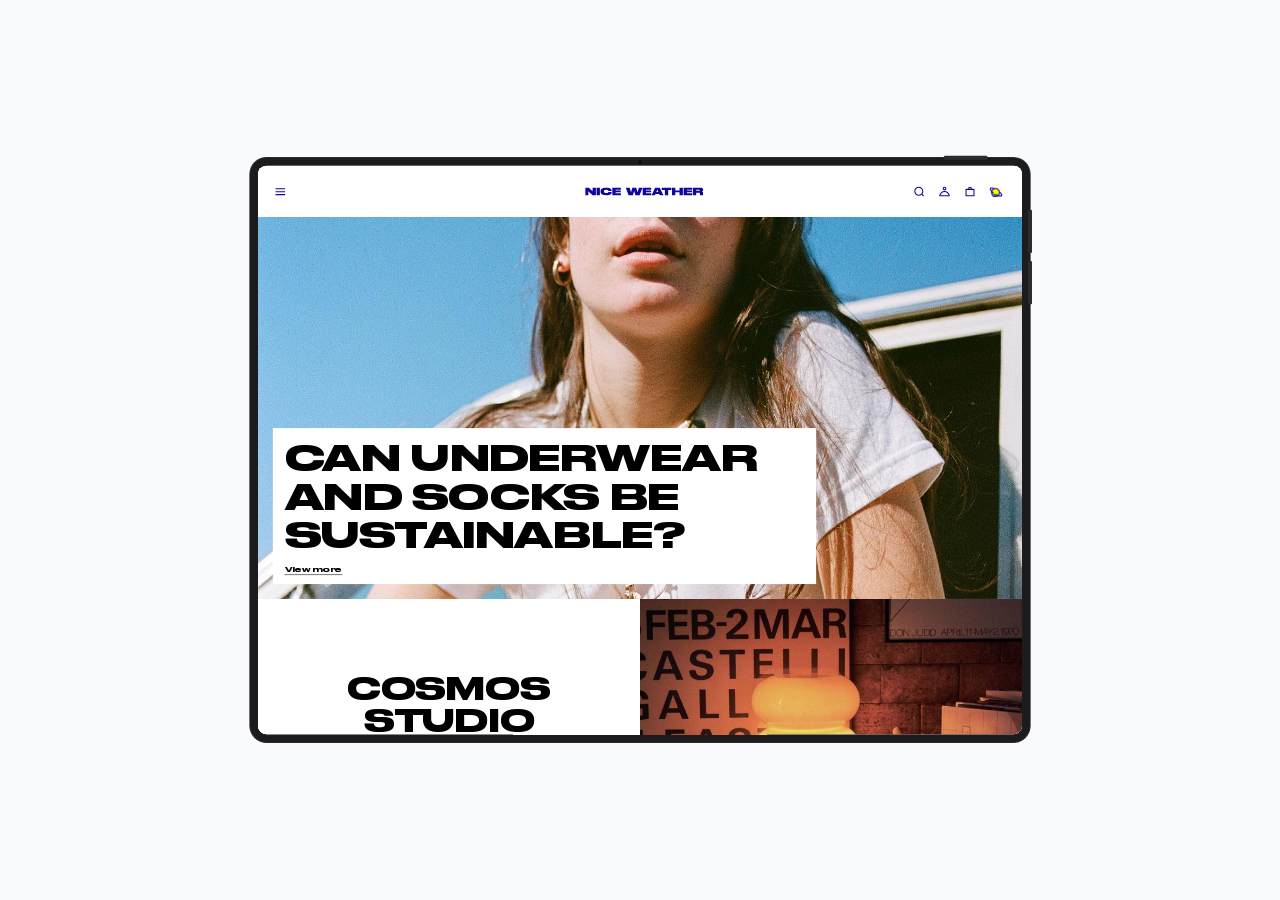
<file: mh-prototype/nw-menu.html>
<!doctype html>
<html lang="ko"><head><meta charset="utf-8"><meta name="viewport" content="width=device-width,initial-scale=1"><meta name="robots" content="noindex,nofollow,noarchive,nosnippet"><title>Nice Weather · Framed Yin and Yang Menu Loop</title><style>

*{box-sizing:border-box}html,body{margin:0;width:100%;height:100%;overflow:hidden;background:#f9fafb}
#stage{position:absolute;left:50%;top:50%;width:1920px;height:1095px;transform-origin:center;background:#f9fafb}
.tablet{position:absolute;left:375px;top:109px;width:1170px;height:877px;border-radius:25px;background:#1c1c1e;box-shadow:0 0 0 1px #303032}
.tablet-button{position:absolute;border-radius:1.561px;background:#2c2c2e}.tablet-power{right:64px;top:-2.602px;width:65px;height:5.204px}.tablet-volume{right:-2.602px;width:5.204px;height:64.526px}.tablet-volume-up{top:78px}.tablet-volume-down{top:155px}
.camera{position:absolute;left:50%;top:3.5px;width:5px;height:5px;transform:translateX(-50%);border-radius:50%;background:#090909}
#screen{position:absolute;left:12px;top:12px;width:1146px;height:853px;border-radius:13px;background:#fff;overflow:hidden;isolation:isolate}
#home-frame{display:block;width:1440px;height:1071.833px;border:0;background:#fff;transform-origin:top left;transform:scale(.7958333333)}

</style></head><body>
<div id="stage"><div class="tablet"><div class="tablet-button tablet-power"></div><div class="tablet-button tablet-volume tablet-volume-up"></div><div class="tablet-button tablet-volume tablet-volume-down"></div><div class="camera"></div><div id="screen"><iframe id="home-frame" srcdoc="&lt;!doctype html&gt;
&lt;html lang=&quot;ko&quot;&gt;
  &lt;head&gt;
    &lt;meta charset=&quot;utf-8&quot; /&gt;
    &lt;meta name=&quot;viewport&quot; content=&quot;width=device-width, initial-scale=1&quot; /&gt;
    &lt;meta name=&quot;robots&quot; content=&quot;noindex, nofollow, noarchive, nosnippet&quot; /&gt;
    &lt;title&gt;Nice Weather&lt;/title&gt;
    &lt;meta name=&quot;description&quot; content=&quot;일상의 좋은 순간을 소개하는 라이프스타일 편집숍 나이스웨더입니다.&quot; /&gt;
    &lt;style&gt;@font-face {
  font-family: &quot;Pretendard&quot;;
  src: url(&quot;https://mi-hee-lee.github.io/nw-prototype/font/Pretendard-Regular.otf&quot;) format(&quot;opentype&quot;);
  font-style: normal;
  font-weight: 400;
  font-display: swap;
}

@font-face {
  font-family: &quot;Pretendard&quot;;
  src: url(&quot;https://mi-hee-lee.github.io/nw-prototype/font/Pretendard-Medium.otf&quot;) format(&quot;opentype&quot;);
  font-style: normal;
  font-weight: 500;
  font-display: swap;
}

@font-face {
  font-family: &quot;Pretendard&quot;;
  src: url(&quot;https://mi-hee-lee.github.io/nw-prototype/font/Pretendard-SemiBold.otf&quot;) format(&quot;opentype&quot;);
  font-style: normal;
  font-weight: 600;
  font-display: swap;
}

@font-face {
  font-family: &quot;Druk Wide&quot;;
  src: url(&quot;https://mi-hee-lee.github.io/nw-prototype/font/Druk-WideMedium.woff2&quot;) format(&quot;woff2&quot;), url(&quot;https://mi-hee-lee.github.io/nw-prototype/font/Druk-WideMedium.woff&quot;) format(&quot;woff&quot;);
  font-style: normal;
  font-weight: 500;
  font-display: swap;
}

@font-face {
  font-family: &quot;Druk Wide&quot;;
  src: url(&quot;https://mi-hee-lee.github.io/nw-prototype/font/DrukWide-Bold.woff2&quot;) format(&quot;woff2&quot;), url(&quot;https://mi-hee-lee.github.io/nw-prototype/font/DrukWide-Bold.woff&quot;) format(&quot;woff&quot;);
  font-style: normal;
  font-weight: 700;
  font-display: swap;
}

@font-face {
  font-family: &quot;Druk Wide&quot;;
  src: url(&quot;https://mi-hee-lee.github.io/nw-prototype/font/DrukWide-Heavy.woff2&quot;) format(&quot;woff2&quot;), url(&quot;https://mi-hee-lee.github.io/nw-prototype/font/DrukWide-Heavy.woff&quot;) format(&quot;woff&quot;);
  font-style: normal;
  font-weight: 800;
  font-display: swap;
}

@font-face {
  font-family: &quot;Druk Wide&quot;;
  src: url(&quot;https://mi-hee-lee.github.io/nw-prototype/font/Druk-WideSuper.woff2&quot;) format(&quot;woff2&quot;), url(&quot;https://mi-hee-lee.github.io/nw-prototype/font/Druk-WideSuper.woff&quot;) format(&quot;woff&quot;);
  font-style: normal;
  font-weight: 900;
  font-display: swap;
}

:root {
  --blue: #10069f;
  --lime: #eaff58;
  --black: #050505;
  --white: #fff;
  font-family: &quot;Druk Wide&quot;, Arial, &quot;Apple SD Gothic Neo&quot;, &quot;Noto Sans KR&quot;, sans-serif;
  font-weight: 500;
  color: var(--black);
  background: var(--white);
  font-synthesis: none;
}

* { box-sizing: border-box; }
html { scroll-behavior: smooth; }
body { min-width: 320px; margin: 0; background: #fff; overflow-x: hidden; }
a { color: inherit; text-decoration: none; }
button, input { font: inherit; }
img { display: block; width: 100%; }

.site-header {
  position: sticky;
  top: 0;
  z-index: 50;
  height: 96px;
  background: #fff;
  color: var(--blue);
}

.wordmark {
  position: absolute;
  top: 50%;
  left: calc(50% + 8px);
  width: 222px;
  height: 28px;
  transform: translate(-50%, -50%);
}

.wordmark img { width: 222px; height: 28px; }
.header-tools { position: absolute; top: 28px; right: 30px; display: flex; align-items: flex-start; gap: 8px; }
.icon-button { width: 40px; height: 40px; padding: 8px; border: 0; border-radius: 20px; background: transparent; color: inherit; cursor: pointer; }
.icon-button img { width: 24px; height: 24px; }
.menu-toggle { position: absolute; top: 28px; left: 22px; }
.weather-orbit { display: block; width: 40px; height: 40px; overflow: hidden; }
.weather-orbit img { width: 40px; height: 40px; object-fit: cover; }

.lead-story { position: relative; display: block; height: clamp(560px, 50vw, 720px); overflow: hidden; background: #a5d2f2; color: #000; }
.lead-story &gt; img { height: 100%; object-fit: cover; object-position: center 44%; transition: transform .6s ease; }
.lead-story:hover &gt; img { transform: scale(1.012); }
.lead-story__content { position: absolute; bottom: 28px; left: 28px; width: fit-content; max-width: calc(100% - 56px); padding: 20px 22px 18px; background: #fff; }
.lead-story__content h1 { max-width: 980px; margin: 0 0 18px; font-family: &quot;Druk Wide&quot;, Arial, sans-serif; font-size: clamp(38px, 4.8vw, 66px); font-weight: 600; line-height: 1.1; letter-spacing: 0; }
.lead-story__content &gt; span { font-size: 14px; font-weight: 500; text-decoration: underline; text-underline-offset: 4px; }

.figma-home-content { font-family: &quot;Pretendard&quot;, &quot;Apple SD Gothic Neo&quot;, &quot;Noto Sans KR&quot;, sans-serif; }
.figma-dual { display: grid; grid-template-columns: 1fr 1fr; height: clamp(500px, 40vw, 600px); background: #fff; }
.figma-story-image { min-width: 0; overflow: hidden; background: #eee; }
.figma-story-image img { height: 100%; object-fit: cover; transition: transform .5s ease; }
.figma-story-image:hover img { transform: scale(1.012); }
.figma-story-copy { display: flex; min-width: 0; flex-direction: column; align-items: flex-start; justify-content: center; gap: 38px; padding: 38px 32px; background: #fff; color: #000; text-align: center; }
.figma-story-copy h2 { width: 100%; margin: 0; font-size: clamp(36px, 4vw, 56px); font-weight: 600; line-height: 1.08; letter-spacing: 0; }
.figma-story-copy.is-black, .figma-story-copy.is-lime { background: #fff; color: #000; }
.figma-button { display: inline-block; width: auto; height: auto; align-self: center; border: 0; background: transparent; color: currentColor; font-size: 13px; font-weight: 500; line-height: 18px; text-decoration: underline; text-underline-offset: 4px; white-space: nowrap; }
.figma-button.is-lime, .figma-button.is-black, .figma-button.is-outline-light, .figma-button.is-outline-blue, .figma-button.is-outline-lime { border: 0; background: transparent; color: currentColor; }

.figma-product-grid { display: grid; grid-template-columns: repeat(4, minmax(0, 1fr)); gap: 1px; background: #000; }
.figma-product-card { display: grid; grid-template-columns: 1fr; grid-template-rows: minmax(0, 1fr) 132px; height: 560px; min-width: 0; background: #fff; }
.figma-product-card &gt; a, .figma-product-media { display: block; min-width: 0; overflow: hidden; }
.figma-product-card &gt; a img, .figma-product-media img { height: 100%; object-fit: cover; transition: transform .5s ease; }
.figma-product-card &gt; a:hover img, .fad-product-link:hover .figma-product-media img { transform: scale(1.015); }
.figma-product-info { display: flex; min-width: 0; flex-direction: column; align-items: flex-start; justify-content: space-between; padding: 14px 16px 16px; background: #fff; color: #000; }
.figma-product-info h2 { margin: 0; font-family: &quot;Druk Wide&quot;, Arial, sans-serif; font-size: clamp(17px, 1.55vw, 22px); font-weight: 700; line-height: 1.15; letter-spacing: 0; }
.figma-product-info.is-blue, .figma-product-info.is-white { background: #fff; color: #000; }
.figma-product-info .figma-button { align-self: flex-start; font-size: 12px; }

.figma-triptych { position: relative; display: block; height: min(68vw, 720px); min-height: 520px; overflow: hidden; background: #eee; }
.figma-triptych__images { display: grid; height: 100%; grid-template-columns: repeat(3, minmax(0, 1fr)); gap: 1px; background: #000; }
.figma-triptych__images img { display: block; width: 100%; height: 100%; min-width: 0; object-fit: cover; }
.figma-triptych__images img:nth-child(1) { object-position: 34% center; }
.figma-triptych__images img:nth-child(2) { object-position: 50% center; }
.figma-triptych__images img:nth-child(3) { object-position: 66% center; }
.figma-triptych__content { position: absolute; bottom: 28px; left: 28px; display: flex; width: fit-content; max-width: calc(100% - 56px); flex-direction: column; align-items: flex-start; gap: 16px; padding: 18px 20px 16px; background: var(--lime); color: #000; }
.figma-triptych__content strong { font-size: clamp(34px, 4.6vw, 64px); font-weight: 600; line-height: 1.12; }
.figma-triptych__content .figma-button { align-self: flex-start; }

.feature-index { display: grid; grid-template-columns: repeat(4, 1fr); gap: 8px; padding: 8px 4px 14px; }
.index-card { display: grid; min-width: 0; grid-template-rows: minmax(0, 1fr) auto; gap: 10px; }
.index-card img { width: 100%; aspect-ratio: 4 / 5; object-fit: cover; object-position: center; background: #f1f1f1; }
.index-card h2 { margin: 0; padding: 0 8px; font-size: clamp(15px, 1.5vw, 21px); line-height: 1.05; text-align: center; text-transform: uppercase; }

.editorial-hero { position: relative; display: block; height: min(68vw, 720px); min-height: 520px; overflow: hidden; background: #111; color: #fff; }
.editorial-hero &gt; img { height: 100%; object-fit: cover; object-position: center 38%; transition: transform .5s ease; }
.editorial-hero:hover &gt; img, .feature-card:hover img, .index-card:hover img { transform: scale(1.015); }
.editorial-caption {
  position: absolute;
  bottom: 28px;
  left: 28px;
  width: fit-content;
  max-width: calc(100% - 56px);
  padding: 18px 20px 16px;
  background: #fff;
  color: #000;
}
.editorial-caption span, .split-copy span, .feature-card span { font-size: 12px; font-weight: 700; }
.editorial-caption h2 { max-width: 900px; margin: 10px 0 12px; font-size: clamp(36px, 5.4vw, 78px); font-weight: 800; line-height: .9; letter-spacing: 0; text-transform: uppercase; }
.editorial-caption p { margin: 0; font-size: 15px; text-decoration: underline; text-underline-offset: 4px; }
.dark-caption .editorial-caption {
  top: 50%;
  bottom: auto;
  background: var(--blue);
  color: #fff;
  transform: translateY(-50%);
}
.caption-bottom .editorial-caption { right: 28px; left: auto; background: var(--lime); color: #000; text-align: right; }

.editorial-split { display: grid; grid-template-columns: 1fr 1fr; height: clamp(520px, 50vw, 680px); }
.split-image { min-width: 0; overflow: hidden; background: #eee; }
.split-image img { height: 100%; object-fit: cover; object-position: center; transition: transform .5s ease; }
.split-image:hover img { transform: scale(1.015); }
.split-copy { display: flex; flex-direction: column; align-items: flex-start; justify-content: space-between; min-width: 0; padding: 34px 32px; }
.split-copy h2 { margin: auto 0; font-size: clamp(40px, 5vw, 76px); line-height: .93; letter-spacing: 0; text-transform: uppercase; }
.split-copy &gt; a { font-size: 15px; text-decoration: underline; text-underline-offset: 4px; }
.blue-panel { background: var(--blue); color: #fff; }
.lime-panel { background: var(--lime); color: #000; }

.feature-grid { display: grid; grid-template-columns: repeat(3, 1fr); gap: 1px; background: #000; }
.feature-card { display: grid; grid-template-rows: minmax(0, 1fr) 118px; min-width: 0; min-height: 640px; overflow: hidden; background: #fff; }
.feature-card img { width: 100%; height: 100%; min-height: 0; object-fit: cover; transition: transform .5s ease; }
.feature-card div { position: relative; z-index: 1; padding: 16px; background: #fff; color: #000; }
.feature-card h2 { margin: 8px 0 0; font-size: clamp(19px, 2vw, 29px); line-height: 1; text-transform: uppercase; }

main h1,
main h2,
main .figma-triptych__content strong,
main .figma-button,
main .lead-story__content &gt; span,
main .editorial-caption p,
main .split-copy &gt; a { font-family: &quot;Druk Wide&quot;, Arial, sans-serif; }
.external-arrow { font-family: &quot;Pretendard&quot;, &quot;Apple SD Gothic Neo&quot;, &quot;Noto Sans KR&quot;, sans-serif; }

.side-menu { position: fixed; z-index: 60; inset: 0 auto 0 0; width: min(357px, 100vw); background: #fff; color: #000; font-family: &quot;Pretendard&quot;, &quot;Apple SD Gothic Neo&quot;, &quot;Noto Sans KR&quot;, sans-serif; transform: translateX(-102%); transition: transform .3s ease; overflow: hidden; }
.side-menu.is-open { transform: translateX(0); }
.menu-close { position: absolute; top: 38px; left: 30px; width: 24px; height: 24px; padding: 0; border: 0; background: transparent; cursor: pointer; }
.menu-close img { width: 24px; height: 24px; }
.brand-tabs { position: absolute; top: 96px; left: 30px; display: flex; gap: 24px; }
.brand-tab { display: grid; width: 80px; padding: 0; border: 0; background: transparent; color: inherit; font: inherit; justify-items: center; gap: 6px; text-align: center; cursor: pointer; }
.brand-tab &gt; span { position: relative; display: grid; width: 72px; height: 72px; place-items: center; border-radius: 50%; }
.brand-tab &gt; span::before { position: absolute; inset: 4px; content: &quot;&quot;; border: 1px solid #f1f3f5; border-radius: 50%; }
.brand-tab.is-active &gt; span { border: 1px solid #000; }
.brand-tab.is-active &gt; span::before { inset: 3px; border: 0; }
.brand-tab[data-brand=&quot;market&quot;].is-active &gt; span::before { background: var(--blue); }
.brand-tab[data-brand=&quot;yay&quot;].is-active &gt; span::before { background: #1d1d1b; }
.brand-tab .brand-logo { position: relative; z-index: 1; width: 56px; object-fit: contain; }
.brand-tab[data-brand=&quot;market&quot;] .brand-logo { height: 24px; }
.brand-tab[data-brand=&quot;yay&quot;] .brand-logo { height: 14px; }
.brand-tab .logo-active { display: none; }
.brand-tab.is-active .logo-active { display: block; }
.brand-tab.is-active .logo-inactive { display: none; }
.brand-tab strong { min-height: 24px; font-size: 10px; font-weight: 500; line-height: 12px; white-space: nowrap; }
.category-menu { position: absolute; top: 230px; left: 30px; display: grid; grid-template-columns: 136px 136px; gap: 25px; font-family: &quot;Druk Wide&quot;, Arial, sans-serif; font-size: 16px; font-weight: 700; line-height: 24px; }
.category-menu &gt; div { display: flex; flex-direction: column; gap: 12px; }
.category-menu a { white-space: nowrap; }
.menu-links { position: absolute; top: 422px; left: 30px; display: flex; flex-direction: column; align-items: flex-start; gap: 12px; font-family: &quot;Druk Wide&quot;, Arial, sans-serif; font-size: 16px; font-weight: 700; line-height: 24px; }
.menu-links a { white-space: nowrap; }
.menu-links a:hover, .menu-links a:focus-visible { text-decoration: underline; text-underline-offset: 4px; }
.nice-planet-button { display: none; }
.menu-bottom { position: absolute; right: 0; bottom: 0; left: 0; height: 40px; display: grid; grid-template-columns: repeat(3, 1fr); align-items: center; border-top: 1px solid #dee2e6; font-size: 12px; font-weight: 400; line-height: 16px; text-align: center; }
.menu-bottom a { white-space: nowrap; }
.scrim { position: fixed; z-index: 55; inset: 0; background: rgba(0,0,0,.6); }
.search-panel { position: fixed; z-index: 44; top: 96px; right: 0; left: 0; display: grid; gap: 12px; padding: 32px; background: #fff; color: var(--blue); transform: translateY(-110%); transition: transform .25s ease; }
.search-panel.is-open { transform: translateY(0); }
.search-panel label { font-size: 12px; }
.search-row { display: grid; grid-template-columns: 1fr 70px; border-bottom: 2px solid var(--blue); }
.search-row input { min-width: 0; padding: 10px 0; border: 0; outline: 0; color: var(--blue); font-family: &quot;Pretendard&quot;, &quot;Apple SD Gothic Neo&quot;, &quot;Noto Sans KR&quot;, sans-serif; font-size: 28px; }
.search-row input::placeholder { font-family: &quot;Pretendard&quot;, &quot;Apple SD Gothic Neo&quot;, &quot;Noto Sans KR&quot;, sans-serif; }
.search-submit { border: 0; background: var(--blue); color: #fff; cursor: pointer; }

.site-footer { display: grid; grid-template-columns: minmax(0, 2fr) 1fr auto; gap: 40px; min-height: 224px; padding: 39px 22px 40px; border-top: 1px solid #dee2e6; font-size: 12px; line-height: 16px; }
.company-info { min-width: 0; font-family: &quot;Pretendard&quot;, &quot;Apple SD Gothic Neo&quot;, &quot;Noto Sans KR&quot;, sans-serif; color: #495057; }
.company-info p { margin: 0; }
.company-primary { display: grid; gap: 6px; font-size: 13px; white-space: nowrap; }
.company-primary__row { display: flex; align-items: center; gap: 24px; }
.company-primary__row p { color: #000; }
.company-primary__row span { margin-right: 4px; color: #495057; }
.company-primary__row a { color: #000; text-decoration: underline; text-underline-offset: 2px; }
.company-secondary { display: grid; gap: 6px; margin-top: 30px; font-size: 12px; }
.copyright-contact { display: flex; align-items: center; white-space: nowrap; }
.copyright-contact &gt; * { margin: 0; }
.copyright-contact &gt; * + * { display: inline-flex; align-items: center; }
.copyright-contact &gt; * + *::before { width: 1px; height: 12px; margin: 0 9px; background: #adb5bd; content: &quot;&quot;; }
.escrow-notice { white-space: nowrap; }
.escrow-notice a, .footer-legal a { text-decoration: underline; text-underline-offset: 2px; }
.footer-legal { display: flex; gap: 24px; }
.footer-links { display: grid; grid-template-columns: 1fr 1fr; align-content: start; gap: 22px 50px; font-weight: 700; }
.footer-socials { display: flex; width: 120px; align-items: flex-start; justify-content: space-between; }
.footer-socials a, .footer-socials img { display: block; width: 24px; height: 24px; }

@media (max-width: 800px) {
  .site-header { height: 56px; }
  .wordmark { left: 50%; width: 180px; height: 18px; }
  .wordmark img { width: 180px; height: 18px; }
  .header-tools { top: 16px; right: 15px; }
  .header-tools .search-toggle, .account-button, .weather-orbit { display: none; }
  .cart-toggle { width: 24px; height: 24px; padding: 0; }
  .menu-toggle { top: 16px; left: 15px; width: 24px; height: 24px; padding: 0; }
  .search-panel { top: 56px; }
  .lead-story { height: max(520px, calc(100svh - 56px)); max-height: 720px; }
  .lead-story &gt; img { object-position: 53% center; }
  .lead-story__content { right: 16px; bottom: 16px; left: 16px; max-width: none; padding: 15px 16px 14px; }
  .lead-story__content h1 { margin-bottom: 14px; font-size: clamp(30px, 8.5vw, 42px); line-height: 1.12; }
  .lead-story__content h1 span { display: block; }
  .figma-dual { grid-template-columns: 1fr; height: auto; }
  .figma-story-image { aspect-ratio: 4 / 5; height: auto; }
  .figma-story-copy { min-height: 300px; gap: 28px; padding: 28px 18px; }
  .figma-story-copy h2 { font-size: clamp(30px, 8.5vw, 40px); line-height: 1.12; }
  .figma-product-grid { grid-template-columns: repeat(2, minmax(0, 1fr)); }
  .figma-product-card { grid-template-rows: auto 124px; height: auto; }
  .figma-product-card &gt; a, .figma-product-media { aspect-ratio: 4 / 5; }
  .figma-product-info { min-height: 124px; padding: 10px 9px 11px; }
  .figma-product-info h2 { font-size: clamp(13px, 3.8vw, 18px); }
  .figma-product-info .figma-button { font-size: 10px; }
  .figma-triptych { height: 126vw; min-height: 500px; max-height: 720px; }
  .figma-triptych__content { right: 16px; bottom: 16px; left: 16px; max-width: none; gap: 12px; padding: 14px 15px 13px; }
  .figma-triptych__content strong { font-size: clamp(30px, 8.5vw, 40px); }
  .feature-index { grid-template-columns: repeat(2, 1fr); gap: 4px; padding: 4px 3px 12px; }
  .index-card { gap: 8px; }
  .index-card h2 { min-height: 34px; padding: 0 6px; font-size: 14px; }
  .editorial-hero { height: 112vw; min-height: 520px; max-height: 760px; }
  .editorial-caption { right: auto; bottom: 16px; left: 16px; max-width: calc(100% - 32px); padding: 14px 15px 13px; }
  .editorial-caption h2 { font-size: clamp(34px, 10vw, 52px); }
  .dark-caption .editorial-caption { top: auto; bottom: 16px; transform: none; }
  .caption-bottom .editorial-caption { right: 16px; left: auto; }
  .caption-bottom .editorial-caption h2 { font-size: clamp(30px, 8.5vw, 44px); }
  .editorial-split { grid-template-columns: 1fr; height: auto; }
  .split-image { aspect-ratio: 4 / 5; }
  .split-copy { min-height: 340px; padding: 24px 18px; }
  .split-copy h2 { font-size: clamp(40px, 11vw, 64px); }
  .editorial-split.is-reversed .split-image { order: 1; }
  .editorial-split.is-reversed .split-copy { order: 2; }
  .feature-grid { grid-template-columns: 1fr; }
  .feature-card { min-height: 660px; grid-template-rows: minmax(0, 1fr) 108px; }
  .feature-card h2 { font-size: 24px; }
  .site-footer { grid-template-columns: 1fr; gap: 28px; padding: 30px 20px 44px; }
  .company-primary { white-space: normal; }
  .company-primary__row, .copyright-contact { flex-wrap: wrap; gap: 4px 16px; }
  .company-secondary { margin-top: 24px; }
  .copyright-contact &gt; * + *::before { display: none; }
  .escrow-notice { max-width: 680px; white-space: normal; }
  .footer-links { max-width: 280px; }
}

@media (max-width: 430px) {
  .editorial-hero { height: 126vw; min-height: 500px; }
  .editorial-caption h2 { font-size: 42px; }
  .dark-caption .editorial-caption h2 { font-size: 40px; }
  .split-copy { min-height: 300px; }
  .split-copy h2 { font-size: 40px; }
  .feature-card { min-height: 590px; }
}

@media (prefers-reduced-motion: reduce) {
  html { scroll-behavior: auto; }
  *, *::before, *::after { transition-duration: .01ms !important; }
}
&lt;/style&gt;
  &lt;/head&gt;
  &lt;body&gt;
    &lt;header class=&quot;site-header&quot;&gt;
      &lt;button class=&quot;icon-button menu-toggle&quot; type=&quot;button&quot; aria-label=&quot;메뉴 열기&quot; aria-expanded=&quot;false&quot;&gt;
        &lt;picture&gt;
          &lt;source media=&quot;(max-width: 800px)&quot; srcset=&quot;https://mi-hee-lee.github.io/nw-prototype/assets/nav-mobile-menu.svg&quot; /&gt;
          &lt;img src=&quot;https://mi-hee-lee.github.io/nw-prototype/assets/nav-menu.svg&quot; alt=&quot;&quot; /&gt;
        &lt;/picture&gt;
      &lt;/button&gt;
      &lt;a class=&quot;wordmark&quot; href=&quot;#top&quot; aria-label=&quot;Nice Weather 홈&quot;&gt;
        &lt;picture&gt;
          &lt;source media=&quot;(max-width: 800px)&quot; srcset=&quot;https://mi-hee-lee.github.io/nw-prototype/assets/nav-mobile-logo.svg&quot; /&gt;
          &lt;img src=&quot;https://mi-hee-lee.github.io/nw-prototype/assets/nav-logo.svg&quot; alt=&quot;NICE WEATHER&quot; /&gt;
        &lt;/picture&gt;
      &lt;/a&gt;
      &lt;div class=&quot;header-tools&quot;&gt;
        &lt;button class=&quot;icon-button search-toggle&quot; type=&quot;button&quot; aria-label=&quot;검색 열기&quot;&gt;
          &lt;img src=&quot;https://mi-hee-lee.github.io/nw-prototype/assets/nav-search.svg&quot; alt=&quot;&quot; /&gt;
        &lt;/button&gt;
        &lt;button class=&quot;icon-button account-button&quot; type=&quot;button&quot; aria-label=&quot;마이페이지&quot;&gt;
          &lt;img src=&quot;https://mi-hee-lee.github.io/nw-prototype/assets/nav-user.svg&quot; alt=&quot;&quot; /&gt;
        &lt;/button&gt;
        &lt;button class=&quot;icon-button cart-toggle&quot; type=&quot;button&quot; aria-label=&quot;장바구니 열기&quot;&gt;
          &lt;picture&gt;
            &lt;source media=&quot;(max-width: 800px)&quot; srcset=&quot;https://mi-hee-lee.github.io/nw-prototype/assets/nav-mobile-bag.svg&quot; /&gt;
            &lt;img src=&quot;https://mi-hee-lee.github.io/nw-prototype/assets/nav-bag.svg&quot; alt=&quot;&quot; /&gt;
          &lt;/picture&gt;
        &lt;/button&gt;
        &lt;a class=&quot;weather-orbit&quot; href=&quot;#stories&quot; aria-label=&quot;Discover Nice Weather&quot;&gt;
          &lt;img src=&quot;https://mi-hee-lee.github.io/nw-prototype/assets/nav-planet.gif&quot; alt=&quot;&quot; /&gt;
        &lt;/a&gt;
      &lt;/div&gt;
    &lt;/header&gt;

    &lt;aside class=&quot;side-menu&quot; aria-hidden=&quot;true&quot;&gt;
      &lt;button class=&quot;menu-close&quot; type=&quot;button&quot; aria-label=&quot;메뉴 닫기&quot;&gt;
        &lt;img src=&quot;https://mi-hee-lee.github.io/nw-prototype/assets/nav-close.svg&quot; alt=&quot;&quot; /&gt;
      &lt;/button&gt;
      &lt;div class=&quot;brand-tabs&quot; role=&quot;tablist&quot; aria-label=&quot;브랜드 전환&quot;&gt;
        &lt;button class=&quot;brand-tab is-active&quot; type=&quot;button&quot; role=&quot;tab&quot; aria-selected=&quot;true&quot; data-brand=&quot;market&quot;&gt;
          &lt;span&gt;
            &lt;img class=&quot;brand-logo logo-active&quot; src=&quot;https://mi-hee-lee.github.io/nw-prototype/assets/nav-market-logo.svg&quot; alt=&quot;&quot; /&gt;
            &lt;img class=&quot;brand-logo logo-inactive&quot; src=&quot;https://mi-hee-lee.github.io/nw-prototype/assets/nav-market-logo-inactive.svg&quot; alt=&quot;&quot; /&gt;
          &lt;/span&gt;
          &lt;strong&gt;NICE WEATHER&lt;br /&gt;MARKET&lt;/strong&gt;
        &lt;/button&gt;
        &lt;button class=&quot;brand-tab&quot; type=&quot;button&quot; role=&quot;tab&quot; aria-selected=&quot;false&quot; data-brand=&quot;yay&quot;&gt;
          &lt;span&gt;
            &lt;img class=&quot;brand-logo logo-active&quot; src=&quot;https://mi-hee-lee.github.io/nw-prototype/assets/nav-yay-logo-active.svg&quot; alt=&quot;&quot; /&gt;
            &lt;img class=&quot;brand-logo logo-inactive&quot; src=&quot;https://mi-hee-lee.github.io/nw-prototype/assets/nav-yay-logo.svg&quot; alt=&quot;&quot; /&gt;
          &lt;/span&gt;
          &lt;strong&gt;Yin and Yang&lt;/strong&gt;
        &lt;/button&gt;
      &lt;/div&gt;
      &lt;nav class=&quot;category-menu&quot; aria-label=&quot;카테고리 메뉴&quot; aria-live=&quot;polite&quot;&gt;
        &lt;div&gt;
          &lt;a href=&quot;#new&quot;&gt;What’s new&lt;/a&gt;
          &lt;a href=&quot;#products&quot;&gt;Fashion&lt;/a&gt;
          &lt;a href=&quot;#stories&quot;&gt;Food&lt;/a&gt;
          &lt;a href=&quot;#stories&quot;&gt;Life&lt;/a&gt;
          &lt;a href=&quot;#stories&quot;&gt;Culture&lt;/a&gt;
        &lt;/div&gt;
        &lt;div&gt;
          &lt;a href=&quot;#products&quot;&gt;Outdoor&lt;/a&gt;
          &lt;a href=&quot;#products&quot;&gt;Vegan&lt;/a&gt;
        &lt;/div&gt;
      &lt;/nav&gt;
      &lt;nav class=&quot;menu-links&quot; aria-label=&quot;콘텐츠 메뉴&quot;&gt;
        &lt;a href=&quot;#stories&quot;&gt;Discover&lt;/a&gt;
        &lt;a href=&quot;#footer&quot;&gt;Brand&lt;/a&gt;
      &lt;/nav&gt;
      &lt;a class=&quot;nice-planet-button&quot; href=&quot;#stories&quot;&gt;&lt;img src=&quot;https://mi-hee-lee.github.io/nw-prototype/assets/nav-nice-planet.gif&quot; alt=&quot;Nice Planet&quot; /&gt;&lt;/a&gt;
      &lt;nav class=&quot;menu-bottom&quot; aria-label=&quot;고객지원 메뉴&quot;&gt;
        &lt;a href=&quot;#footer&quot;&gt;회사소개&lt;/a&gt;
        &lt;a href=&quot;#footer&quot;&gt;공지사항&lt;/a&gt;
        &lt;a href=&quot;#footer&quot;&gt;자주 묻는 질문&lt;/a&gt;
      &lt;/nav&gt;
    &lt;/aside&gt;
    &lt;div class=&quot;scrim&quot; hidden&gt;&lt;/div&gt;

    &lt;div class=&quot;search-panel&quot; aria-hidden=&quot;true&quot;&gt;
      &lt;label for=&quot;site-search&quot;&gt;Search&lt;/label&gt;
      &lt;div class=&quot;search-row&quot;&gt;
        &lt;input id=&quot;site-search&quot; type=&quot;search&quot; placeholder=&quot;무엇을 찾고 있나요?&quot; /&gt;
        &lt;button class=&quot;search-submit&quot; type=&quot;button&quot;&gt;Go&lt;/button&gt;
      &lt;/div&gt;
    &lt;/div&gt;

    &lt;main id=&quot;top&quot;&gt;
      &lt;a class=&quot;lead-story&quot;&gt;
        &lt;img src=&quot;https://mi-hee-lee.github.io/nw-prototype/assets/figma-lead-story.png&quot; alt=&quot;차량 옆에서 흰 티셔츠를 입고 있는 인물&quot; /&gt;
        &lt;div class=&quot;lead-story__content&quot;&gt;
          &lt;h1&gt;CAN UNDERWEAR AND SOCKS &lt;span&gt;BE SUSTAINABLE?&lt;/span&gt;&lt;/h1&gt;
          &lt;span&gt;View more&lt;/span&gt;
        &lt;/div&gt;
      &lt;/a&gt;

      &lt;div class=&quot;figma-home-content&quot;&gt;
        &lt;section class=&quot;figma-dual&quot;&gt;
          &lt;div class=&quot;figma-story-copy is-black&quot;&gt;
            &lt;h2&gt;COSMOS STUDIO&lt;br /&gt;PANCAKE PURE&lt;br /&gt;WHITE&lt;/h2&gt;
            &lt;a class=&quot;figma-button is-lime&quot;&gt;View more&lt;/a&gt;
          &lt;/div&gt;
          &lt;a class=&quot;figma-story-image&quot;&gt;
            &lt;img src=&quot;https://mi-hee-lee.github.io/nw-prototype/assets/figma-cosmos.png&quot; alt=&quot;Cosmos Studio Pancake Pure White 조명&quot; /&gt;
          &lt;/a&gt;
        &lt;/section&gt;

        &lt;section class=&quot;figma-dual&quot;&gt;
          &lt;a class=&quot;figma-story-image&quot;&gt;
            &lt;img src=&quot;https://mi-hee-lee.github.io/nw-prototype/assets/figma-camera.png&quot; alt=&quot;Nice Weather x Life 일회용 필름 카메라&quot; /&gt;
          &lt;/a&gt;
          &lt;div class=&quot;figma-story-copy is-lime&quot;&gt;
            &lt;h2&gt;NICE WEATHER × LIFE&lt;br /&gt;SINGLE USE FILM&lt;br /&gt;CAMERA 27&lt;/h2&gt;
            &lt;a class=&quot;figma-button is-black&quot;&gt;View more&lt;/a&gt;
          &lt;/div&gt;
        &lt;/section&gt;

        &lt;section class=&quot;figma-product-grid&quot; aria-label=&quot;Nice Weather products&quot;&gt;
          &lt;a class=&quot;figma-product-card fad-product-link&quot; href=&quot;https://mi-hee-lee.github.io/nw-prototype/product.html&quot; target=&quot;_blank&quot; rel=&quot;noopener&quot;&gt;
            &lt;span class=&quot;figma-product-media&quot;&gt;&lt;img src=&quot;https://mi-hee-lee.github.io/nw-prototype/assets/figma-cap.png&quot; alt=&quot;FAD 로고 볼캡&quot; /&gt;&lt;/span&gt;
            &lt;div class=&quot;figma-product-info is-blue&quot;&gt;
              &lt;h2&gt;FAD&lt;br /&gt;LOGO BALL CAP&lt;/h2&gt;
              &lt;span class=&quot;figma-button is-outline-light&quot;&gt;Check out&lt;/span&gt;
            &lt;/div&gt;
          &lt;/a&gt;
          &lt;article class=&quot;figma-product-card&quot;&gt;
            &lt;a&gt;&lt;img src=&quot;https://mi-hee-lee.github.io/nw-prototype/assets/figma-nalgene.png&quot; alt=&quot;Nice Weather Nalgene Bottle 1L&quot; /&gt;&lt;/a&gt;
            &lt;div class=&quot;figma-product-info is-blue&quot;&gt;
              &lt;h2&gt;NICE WEATHER&lt;br /&gt;NALGENE BOTTLE&lt;br /&gt;1L&lt;/h2&gt;
              &lt;a class=&quot;figma-button is-outline-light&quot;&gt;Check out&lt;/a&gt;
            &lt;/div&gt;
          &lt;/article&gt;
          &lt;article class=&quot;figma-product-card&quot;&gt;
            &lt;a&gt;&lt;img src=&quot;https://mi-hee-lee.github.io/nw-prototype/assets/figma-organic-towel.png&quot; alt=&quot;Nice Weather Organic Towel&quot; /&gt;&lt;/a&gt;
            &lt;div class=&quot;figma-product-info is-white&quot;&gt;
              &lt;h2&gt;NICE WEATHER&lt;br /&gt;ORGANIC TOWEL&lt;/h2&gt;
              &lt;a class=&quot;figma-button is-outline-blue&quot;&gt;View more&lt;/a&gt;
            &lt;/div&gt;
          &lt;/article&gt;
          &lt;article class=&quot;figma-product-card&quot;&gt;
            &lt;a&gt;&lt;img src=&quot;https://mi-hee-lee.github.io/nw-prototype/assets/figma-thermometer.png&quot; alt=&quot;Nice Weather Thermometer Keyring&quot; /&gt;&lt;/a&gt;
            &lt;div class=&quot;figma-product-info is-white&quot;&gt;
              &lt;h2&gt;NICE WEATHER&lt;br /&gt;THERMOMETER&lt;br /&gt;KEYRING&lt;/h2&gt;
              &lt;a class=&quot;figma-button is-outline-blue&quot;&gt;View more&lt;/a&gt;
            &lt;/div&gt;
          &lt;/article&gt;
        &lt;/section&gt;

        &lt;a class=&quot;figma-triptych&quot;&gt;
          &lt;span class=&quot;figma-triptych__images&quot; aria-hidden=&quot;true&quot;&gt;
            &lt;img src=&quot;https://mi-hee-lee.github.io/nw-prototype/assets/figma-blue-look.png&quot; alt=&quot;&quot; /&gt;
            &lt;img src=&quot;https://mi-hee-lee.github.io/nw-prototype/assets/figma-blue-look.png&quot; alt=&quot;&quot; /&gt;
            &lt;img src=&quot;https://mi-hee-lee.github.io/nw-prototype/assets/figma-blue-look.png&quot; alt=&quot;&quot; /&gt;
          &lt;/span&gt;
          &lt;span class=&quot;figma-triptych__content&quot;&gt;
            &lt;strong&gt;A PERFECT MOMENT IN AN IMPERFECT WORLD&lt;/strong&gt;
            &lt;span class=&quot;figma-button is-outline-lime&quot;&gt;View more&lt;/span&gt;
          &lt;/span&gt;
        &lt;/a&gt;

        &lt;section class=&quot;figma-dual&quot;&gt;
          &lt;div class=&quot;figma-story-copy is-black&quot;&gt;
            &lt;h2&gt;INTO A WORLD OF&lt;br /&gt;FLUID, SENSUAL LINES&lt;/h2&gt;
            &lt;a class=&quot;figma-button is-lime&quot;&gt;View more&lt;/a&gt;
          &lt;/div&gt;
          &lt;a class=&quot;figma-story-image&quot;&gt;
            &lt;img src=&quot;https://mi-hee-lee.github.io/nw-prototype/assets/figma-sensual-lines.png&quot; alt=&quot;검은 재킷을 입은 인물&quot; /&gt;
          &lt;/a&gt;
        &lt;/section&gt;

        &lt;section class=&quot;figma-dual&quot;&gt;
          &lt;a class=&quot;figma-story-image&quot;&gt;
            &lt;img src=&quot;https://mi-hee-lee.github.io/nw-prototype/assets/figma-golden-travel.png&quot; alt=&quot;Toiletpaper 매거진 비주얼&quot; /&gt;
          &lt;/a&gt;
          &lt;div class=&quot;figma-story-copy is-lime&quot;&gt;
            &lt;h2&gt;CAPTURING THE GOLDEN AGE&lt;br /&gt;OF GLAMOROUS TRAVEL&lt;/h2&gt;
            &lt;a class=&quot;figma-button is-black&quot;&gt;View more&lt;/a&gt;
          &lt;/div&gt;
        &lt;/section&gt;

        &lt;section class=&quot;figma-product-grid&quot; aria-label=&quot;More Nice Weather stories&quot;&gt;
          &lt;article class=&quot;figma-product-card&quot;&gt;
            &lt;a&gt;&lt;img src=&quot;https://mi-hee-lee.github.io/nw-prototype/assets/figma-stripe-towel.png&quot; alt=&quot;Nice Weather Apparel Stripe Towel&quot; /&gt;&lt;/a&gt;
            &lt;div class=&quot;figma-product-info is-blue&quot;&gt;
              &lt;h2&gt;NICE WEATHER&lt;br /&gt;APPAREL&lt;br /&gt;STRIPE TOWEL&lt;/h2&gt;
              &lt;a class=&quot;figma-button is-outline-light&quot;&gt;Check out&lt;/a&gt;
            &lt;/div&gt;
          &lt;/article&gt;
          &lt;article class=&quot;figma-product-card&quot;&gt;
            &lt;a&gt;&lt;img src=&quot;https://mi-hee-lee.github.io/nw-prototype/assets/figma-nalgene.png&quot; alt=&quot;Nice Weather Nalgene Bottle 1L&quot; /&gt;&lt;/a&gt;
            &lt;div class=&quot;figma-product-info is-blue&quot;&gt;
              &lt;h2&gt;NICE WEATHER&lt;br /&gt;NALGENE BOTTLE&lt;br /&gt;1L&lt;/h2&gt;
              &lt;a class=&quot;figma-button is-outline-light&quot;&gt;Check out&lt;/a&gt;
            &lt;/div&gt;
          &lt;/article&gt;
          &lt;article class=&quot;figma-product-card&quot;&gt;
            &lt;a&gt;&lt;img src=&quot;https://mi-hee-lee.github.io/nw-prototype/assets/figma-sensual-lines-alt.png&quot; alt=&quot;하늘 위 Nice Weather 인센스&quot; /&gt;&lt;/a&gt;
            &lt;div class=&quot;figma-product-info is-white&quot;&gt;
              &lt;h2&gt;A WORLD OF FLUID,&lt;br /&gt;SENSUAL LINES&lt;/h2&gt;
              &lt;a class=&quot;figma-button is-outline-blue&quot;&gt;View more&lt;/a&gt;
            &lt;/div&gt;
          &lt;/article&gt;
          &lt;article class=&quot;figma-product-card&quot;&gt;
            &lt;a&gt;&lt;img src=&quot;https://mi-hee-lee.github.io/nw-prototype/assets/figma-golden-travel-alt.png&quot; alt=&quot;Cosmos Studio 조명&quot; /&gt;&lt;/a&gt;
            &lt;div class=&quot;figma-product-info is-white&quot;&gt;
              &lt;h2&gt;THE GOLDEN AGE&lt;br /&gt;OF GLAMOROUS TRAVEL&lt;/h2&gt;
              &lt;a class=&quot;figma-button is-outline-blue&quot;&gt;View more&lt;/a&gt;
            &lt;/div&gt;
          &lt;/article&gt;
        &lt;/section&gt;
      &lt;/div&gt;

      &lt;section class=&quot;feature-index&quot; aria-label=&quot;Latest features&quot;&gt;
        &lt;a class=&quot;index-card&quot;&gt;
          &lt;img src=&quot;https://mi-hee-lee.github.io/nw-prototype/assets/feature-26.jpg&quot; alt=&quot;Visit: Rocka Doodle&quot; /&gt;
          &lt;h2&gt;Visit: Rocka Doodle&lt;/h2&gt;
        &lt;/a&gt;
        &lt;a class=&quot;index-card&quot;&gt;
          &lt;img src=&quot;https://mi-hee-lee.github.io/nw-prototype/assets/feature-25.jpg&quot; alt=&quot;Visit: Parkmoonchi&quot; /&gt;
          &lt;h2&gt;Visit: Parkmoonchi&lt;/h2&gt;
        &lt;/a&gt;
        &lt;a class=&quot;index-card&quot;&gt;
          &lt;img src=&quot;https://mi-hee-lee.github.io/nw-prototype/assets/feature-24.jpg&quot; alt=&quot;Visit: Good Morning Town&quot; /&gt;
          &lt;h2&gt;Visit: Good Morning Town&lt;/h2&gt;
        &lt;/a&gt;
        &lt;a class=&quot;index-card&quot;&gt;
          &lt;img src=&quot;https://mi-hee-lee.github.io/nw-prototype/assets/feature-23.jpg&quot; alt=&quot;Visit: Pohs-Tihs&quot; /&gt;
          &lt;h2&gt;Visit: Pohs-Tihs&lt;/h2&gt;
        &lt;/a&gt;
      &lt;/section&gt;

      &lt;a class=&quot;editorial-hero&quot;&gt;
        &lt;img src=&quot;https://mi-hee-lee.github.io/nw-prototype/assets/feature-22.jpg&quot; alt=&quot;Summer T-Shirts&quot; /&gt;
        &lt;div class=&quot;editorial-caption&quot;&gt;
          &lt;span&gt;FEATURE 22&lt;/span&gt;
          &lt;h2&gt;SUMMER T-SHIRTS&lt;/h2&gt;
          &lt;p&gt;View feature&lt;/p&gt;
        &lt;/div&gt;
      &lt;/a&gt;

      &lt;section class=&quot;editorial-split&quot;&gt;
        &lt;a class=&quot;split-image&quot;&gt;
          &lt;img src=&quot;https://mi-hee-lee.github.io/nw-prototype/assets/feature-21.jpg&quot; alt=&quot;Visit: Jaybe Lee&quot; /&gt;
        &lt;/a&gt;
        &lt;div class=&quot;split-copy blue-panel&quot;&gt;
          &lt;span&gt;FEATURE 21&lt;/span&gt;
          &lt;h2&gt;VISIT:&lt;br /&gt;JAYBE LEE&lt;/h2&gt;
          &lt;a&gt;View feature &lt;span class=&quot;external-arrow&quot;&gt;↗&lt;/span&gt;&lt;/a&gt;
        &lt;/div&gt;
      &lt;/section&gt;

      &lt;a class=&quot;editorial-hero dark-caption&quot;&gt;
        &lt;img src=&quot;https://mi-hee-lee.github.io/nw-prototype/assets/feature-20.jpg&quot; alt=&quot;MULEBOY x NICE WEATHER&quot; /&gt;
        &lt;div class=&quot;editorial-caption&quot;&gt;
          &lt;span&gt;FEATURE 20&lt;/span&gt;
          &lt;h2&gt;MULEBOY&lt;br /&gt;× NICE WEATHER&lt;/h2&gt;
          &lt;p&gt;View feature&lt;/p&gt;
        &lt;/div&gt;
      &lt;/a&gt;

      &lt;section class=&quot;editorial-split is-reversed&quot;&gt;
        &lt;div class=&quot;split-copy lime-panel&quot;&gt;
          &lt;span&gt;FEATURE 19&lt;/span&gt;
          &lt;h2&gt;HANWHA EAGLES&lt;br /&gt;× NICE WEATHER&lt;/h2&gt;
          &lt;a&gt;View feature &lt;span class=&quot;external-arrow&quot;&gt;↗&lt;/span&gt;&lt;/a&gt;
        &lt;/div&gt;
        &lt;a class=&quot;split-image&quot;&gt;
          &lt;img src=&quot;https://mi-hee-lee.github.io/nw-prototype/assets/feature-19.jpg&quot; alt=&quot;HANWHA EAGLES x NICE WEATHER&quot; /&gt;
        &lt;/a&gt;
      &lt;/section&gt;

      &lt;a class=&quot;editorial-hero caption-bottom&quot;&gt;
        &lt;img src=&quot;https://mi-hee-lee.github.io/nw-prototype/assets/feature-18.jpg&quot; alt=&quot;SHOP FAST REMEMBER SLOW&quot; /&gt;
        &lt;div class=&quot;editorial-caption&quot;&gt;
          &lt;span&gt;FEATURE 18&lt;/span&gt;
          &lt;h2&gt;SHOP FAST&lt;br /&gt;REMEMBER SLOW&lt;/h2&gt;
          &lt;p&gt;View feature&lt;/p&gt;
        &lt;/div&gt;
      &lt;/a&gt;

      &lt;section class=&quot;feature-grid&quot; aria-label=&quot;More features&quot;&gt;
        &lt;a class=&quot;feature-card&quot;&gt;
          &lt;img src=&quot;https://mi-hee-lee.github.io/nw-prototype/assets/feature-17.jpg&quot; alt=&quot;WARMTH, WORN AND CARRIED&quot; /&gt;
          &lt;div&gt;&lt;span&gt;FEATURE 17&lt;/span&gt;&lt;h2&gt;WARMTH, WORN AND CARRIED&lt;/h2&gt;&lt;/div&gt;
        &lt;/a&gt;
        &lt;a class=&quot;feature-card&quot;&gt;
          &lt;img src=&quot;https://mi-hee-lee.github.io/nw-prototype/assets/feature-16.jpg&quot; alt=&quot;FLEECE SMALL BAG&quot; /&gt;
          &lt;div&gt;&lt;span&gt;FEATURE 16&lt;/span&gt;&lt;h2&gt;FLEECE SMALL BAG&lt;/h2&gt;&lt;/div&gt;
        &lt;/a&gt;
        &lt;a class=&quot;feature-card&quot;&gt;
          &lt;img src=&quot;https://mi-hee-lee.github.io/nw-prototype/assets/feature-15.jpg&quot; alt=&quot;BASEBALL LOGO CAP&quot; /&gt;
          &lt;div&gt;&lt;span&gt;FEATURE 15&lt;/span&gt;&lt;h2&gt;BASEBALL LOGO CAP&lt;/h2&gt;&lt;/div&gt;
        &lt;/a&gt;
      &lt;/section&gt;
    &lt;/main&gt;

    &lt;footer class=&quot;site-footer&quot; id=&quot;footer&quot;&gt;
      &lt;div class=&quot;company-info&quot;&gt;
        &lt;div class=&quot;company-primary&quot;&gt;
          &lt;div class=&quot;company-primary__row&quot;&gt;
            &lt;p&gt;&lt;span&gt;회사&lt;/span&gt; 주식회사 나이스웨더&lt;/p&gt;
            &lt;p&gt;&lt;span&gt;대표&lt;/span&gt; 노승훈&lt;/p&gt;
            &lt;p&gt;&lt;span&gt;본사&lt;/span&gt; 서울 강남구 강남대로160길 35-5, 1층&lt;/p&gt;
          &lt;/div&gt;
          &lt;div class=&quot;company-primary__row&quot;&gt;
            &lt;p&gt;&lt;span&gt;통신판매업&lt;/span&gt; 제2020-서울강남-03642호&lt;/p&gt;
            &lt;p&gt;&lt;span&gt;사업자번호&lt;/span&gt; &lt;a href=&quot;#&quot;&gt;693-81-02003&lt;/a&gt;&lt;/p&gt;
          &lt;/div&gt;
        &lt;/div&gt;
        &lt;div class=&quot;company-secondary&quot;&gt;
          &lt;div class=&quot;copyright-contact&quot;&gt;
            &lt;p&gt;Copyright ⓒ NICE WEATHER, All rights reserved.&lt;/p&gt;
            &lt;a href=&quot;tel:025470073&quot;&gt;02-547-0073&lt;/a&gt;
            &lt;a href=&quot;mailto:niceweather.seoul@gmail.com&quot;&gt;niceweather.seoul@gmail.com&lt;/a&gt;
          &lt;/div&gt;
          &lt;p class=&quot;escrow-notice&quot;&gt;고객님은 안전거래를 위해 현금 등으로 결제시 저희 쇼핑몰이 가입한 PG에스크로 구매안전서비스를 이용하실 수 있습니다. &lt;a href=&quot;#&quot;&gt;서비스 가입사실 확인&lt;/a&gt;&lt;/p&gt;
          &lt;div class=&quot;footer-legal&quot;&gt;&lt;a href=&quot;#&quot;&gt;Terms of use&lt;/a&gt;&lt;a href=&quot;#&quot;&gt;Privacy policy&lt;/a&gt;&lt;/div&gt;
        &lt;/div&gt;
      &lt;/div&gt;
      &lt;nav class=&quot;footer-links&quot; aria-label=&quot;푸터 메뉴&quot;&gt;
        &lt;a href=&quot;#&quot;&gt;ABOUT US&lt;/a&gt;&lt;a href=&quot;#&quot;&gt;NOTICE&lt;/a&gt;&lt;a href=&quot;#&quot;&gt;STOCKIST&lt;/a&gt;&lt;a href=&quot;#&quot;&gt;FAQ&lt;/a&gt;
      &lt;/nav&gt;
      &lt;nav class=&quot;footer-socials&quot; aria-label=&quot;소셜 채널&quot;&gt;
        &lt;a href=&quot;#&quot; aria-label=&quot;Instagram&quot;&gt;&lt;img src=&quot;https://mi-hee-lee.github.io/nw-prototype/assets/footer-instagram.svg&quot; alt=&quot;&quot; /&gt;&lt;/a&gt;
        &lt;a href=&quot;#&quot; aria-label=&quot;Kakao Channel&quot;&gt;&lt;img src=&quot;https://mi-hee-lee.github.io/nw-prototype/assets/footer-kakao-channel.svg&quot; alt=&quot;&quot; /&gt;&lt;/a&gt;
      &lt;/nav&gt;
    &lt;/footer&gt;

    &lt;script&gt;const menuButton = document.querySelector(&quot;.menu-toggle&quot;);
const menu = document.querySelector(&quot;.side-menu&quot;);
const menuCloseButton = document.querySelector(&quot;.menu-close&quot;);
const scrim = document.querySelector(&quot;.scrim&quot;);
const searchButton = document.querySelector(&quot;.search-toggle&quot;);
const searchPanel = document.querySelector(&quot;.search-panel&quot;);
const cartButton = document.querySelector(&quot;.cart-toggle&quot;);
const brandTabs = document.querySelectorAll(&quot;.brand-tab&quot;);
const categoryMenu = document.querySelector(&quot;.category-menu&quot;);
const pageAnchorPrefix = document.body.classList.contains(&quot;product-body&quot;) ? &quot;index.html&quot; : &quot;&quot;;

const brandCategories = {
  market: [
    [
      [&quot;What’s new&quot;, &quot;#new&quot;],
      [&quot;Fashion&quot;, &quot;#products&quot;],
      [&quot;Food&quot;, &quot;#stories&quot;],
      [&quot;Life&quot;, &quot;#stories&quot;],
      [&quot;Culture&quot;, &quot;#stories&quot;],
    ],
    [
      [&quot;Outdoor&quot;, &quot;#products&quot;],
      [&quot;Vegan&quot;, &quot;#products&quot;],
    ],
  ],
  yay: [
    [
      [&quot;All&quot;, &quot;#products&quot;],
      [&quot;New&quot;, &quot;#new&quot;],
      [&quot;Outer&quot;, &quot;#products&quot;],
      [&quot;Top&quot;, &quot;#products&quot;],
      [&quot;Bottom&quot;, &quot;#products&quot;],
    ],
    [
      [&quot;Inner&quot;, &quot;#products&quot;],
      [&quot;Bag&quot;, &quot;#products&quot;],
      [&quot;Shoes&quot;, &quot;#products&quot;],
    ],
  ],
};

function renderBrandCategories(brand) {
  categoryMenu.replaceChildren(
    ...brandCategories[brand].map((column) =&gt; {
      const group = document.createElement(&quot;div&quot;);
      column.forEach(([label, href]) =&gt; {
        const link = document.createElement(&quot;a&quot;);
        link.href = `${pageAnchorPrefix}${href}`;
        link.textContent = label;
        link.addEventListener(&quot;click&quot;, closePanels);
        group.append(link);
      });
      return group;
    }),
  );
}

brandTabs.forEach((tab) =&gt; {
  tab.addEventListener(&quot;click&quot;, () =&gt; {
    brandTabs.forEach((item) =&gt; {
      const isSelected = item === tab;
      item.classList.toggle(&quot;is-active&quot;, isSelected);
      item.setAttribute(&quot;aria-selected&quot;, String(isSelected));
    });
    renderBrandCategories(tab.dataset.brand);
  });
});

function closePanels() {
  menu.classList.remove(&quot;is-open&quot;);
  searchPanel.classList.remove(&quot;is-open&quot;);
  menuButton.classList.remove(&quot;is-open&quot;);
  menuButton.setAttribute(&quot;aria-expanded&quot;, &quot;false&quot;);
  menu.setAttribute(&quot;aria-hidden&quot;, &quot;true&quot;);
  searchPanel.setAttribute(&quot;aria-hidden&quot;, &quot;true&quot;);
  scrim.hidden = true;
}

menuButton.addEventListener(&quot;click&quot;, () =&gt; {
  const willOpen = !menu.classList.contains(&quot;is-open&quot;);
  closePanels();
  if (willOpen) {
    menu.classList.add(&quot;is-open&quot;);
    menuButton.classList.add(&quot;is-open&quot;);
    menuButton.setAttribute(&quot;aria-expanded&quot;, &quot;true&quot;);
    menu.setAttribute(&quot;aria-hidden&quot;, &quot;false&quot;);
    scrim.hidden = false;
  }
});

searchButton.addEventListener(&quot;click&quot;, () =&gt; {
  const willOpen = !searchPanel.classList.contains(&quot;is-open&quot;);
  closePanels();
  if (willOpen) {
    searchPanel.classList.add(&quot;is-open&quot;);
    searchPanel.setAttribute(&quot;aria-hidden&quot;, &quot;false&quot;);
    document.querySelector(&quot;#site-search&quot;).focus();
  }
});

cartButton.addEventListener(&quot;click&quot;, () =&gt; {
  closePanels();
  cartButton.animate(
    [{ transform: &quot;translateY(0)&quot; }, { transform: &quot;translateY(-4px)&quot; }, { transform: &quot;translateY(0)&quot; }],
    { duration: 280 },
  );
});

scrim.addEventListener(&quot;click&quot;, closePanels);
menuCloseButton.addEventListener(&quot;click&quot;, closePanels);
document.addEventListener(&quot;keydown&quot;, (event) =&gt; {
  if (event.key === &quot;Escape&quot;) closePanels();
});
document.querySelectorAll(&quot;.side-menu a&quot;).forEach((link) =&gt; link.addEventListener(&quot;click&quot;, closePanels));
&lt;/script&gt;
  &lt;/body&gt;
&lt;/html&gt;
" title="Nice Weather Home · 메뉴와 Yin and Yang 선택" loading="eager"></iframe></div></div></div>
<script>
const frame = document.getElementById('home-frame');
const stage = document.getElementById('stage');
function fit() { stage.style.transform = `translate(-50%,-50%) scale(${Math.min(innerWidth / 1920, innerHeight / 1095)})`; }
addEventListener('resize', fit);
fit();
let pointer, ripple;
const reduced = matchMedia('(prefers-reduced-motion: reduce)');
let resolveReady;
const readyPromise = new Promise(resolve => { resolveReady = resolve; });
let doc, win, root, ready = false, raf = 0, last = 0;
let index = 0, elapsed = 0, manual = false, resumeAt = 0;
let cursor = {x: 110, y: 150}, origin = {...cursor}, destination = {...cursor};
let pulseAge = Infinity;
const steps = [
  {name: 'home', duration: 1800},
  {name: 'move-menu', duration: 600, target: '.menu-toggle'},
  {name: 'open-menu', duration: 450, click: '.menu-toggle'},
  {name: 'menu', duration: 1500},
  {name: 'move-brand', duration: 700, target: '.brand-tab[data-brand="yay"] > span'},
  {name: 'select-brand', duration: 450, click: '.brand-tab[data-brand="yay"]'},
  {name: 'yin-and-yang', duration: 3200},
  {name: 'move-close', duration: 600, target: '.menu-close'},
  {name: 'close-menu', duration: 450, click: '.menu-close'},
  {name: 'return-home', duration: 650}
];
const cycleDuration = steps.reduce((total, step) => total + step.duration, 0);
function ease(value) { return (1 - Math.cos(Math.PI * Math.min(1, Math.max(0, value)))) / 2; }
function center(selector) {
  const rect = doc.querySelector(selector).getBoundingClientRect();
  return {x: rect.x + rect.width / 2, y: rect.y + rect.height / 2};
}
function hideIndicators() { if (pointer) pointer.style.opacity = '0'; if (ripple) ripple.style.opacity = '0'; }
function enterStep() {
  const step = steps[index];
  elapsed = 0;
  origin = {...cursor};
  if (step.target) destination = center(step.target);
  if (step.click) {
    doc.querySelector(step.click).click();
    pulseAge = 0;
  }
}
function reset() {
  doc.querySelector('.menu-close').click();
  doc.querySelector('.brand-tab[data-brand="market"]').click();
  root.scrollTop = 0;
  cursor = {x: Math.min(frame.clientWidth - 32, 110), y: 150};
  index = 0;
  pulseAge = Infinity;
  manual = false;
  enterStep();
  hideIndicators();
}
function takeControl(event) {
  if (!event.isTrusted) return;
  manual = true;
  resumeAt = performance.now() + 6000;
  hideIndicators();
}
function animate(now) {
  const dt = Math.min(100, Math.max(0, now - last));
  last = now;
  if (ready && !document.hidden && !reduced.matches) {
    if (manual) {
      if (doc.querySelector('.side-menu.is-open,.search-panel.is-open')) resumeAt = now + 6000;
      else if (now >= resumeAt) reset();
    } else {
      elapsed += dt;
      if (elapsed >= steps[index].duration) {
        index += 1;
        if (index === steps.length) reset();
        else enterStep();
      }
      const step = steps[index];
      if (step.target) {
        destination = center(step.target);
        const p = ease(elapsed / step.duration);
        cursor = {x: origin.x + (destination.x - origin.x) * p, y: origin.y + (destination.y - origin.y) * p};
      }
      pointer.style.transform = `translate(${cursor.x}px,${cursor.y}px)`;
      pointer.style.opacity = step.name === 'home' || step.name === 'return-home' ? '0' : '1';
      pulseAge += dt;
      const p = Math.min(1, pulseAge / 450);
      ripple.style.transform = `translate(${cursor.x}px,${cursor.y}px) scale(${.35 + p * .85})`;
      ripple.style.opacity = String((1 - p) * .65);
    }
  }
  raf = requestAnimationFrame(animate);
}
async function connect() {
  cancelAnimationFrame(raf);
  ready = false;
  try {
    win = frame.contentWindow;
    doc = win.document;
    root = doc.scrollingElement;
    root.style.scrollBehavior = 'auto';
    const pointerStyle = doc.createElement('style');
    pointerStyle.textContent = "#demo-pointer,#demo-ripple{position:fixed;top:0;left:0;z-index:100;pointer-events:none;opacity:0;will-change:transform,opacity}\n#demo-pointer{width:22px;height:28px;transition:opacity 180ms ease;filter:drop-shadow(0 1px 2px #0005)}\n#demo-ripple{width:34px;height:34px;margin:-17px 0 0 -17px;border:2px solid #10069f;border-radius:50%;box-sizing:border-box;background:#10069f18}\n@media(prefers-reduced-motion:reduce){#demo-pointer,#demo-ripple{display:none}}\n";
    doc.head.append(pointerStyle);
    doc.getElementById('demo-pointer')?.remove();
    doc.getElementById('demo-ripple')?.remove();
    pointer = doc.createElement('div');
    pointer.id = 'demo-pointer';
    pointer.setAttribute('aria-hidden', 'true');
    pointer.innerHTML = "<svg aria-hidden=\"true\" viewBox=\"0 0 22 28\"><path d=\"M1.5 1.5V23L7.4 17.5L12.4 26L16.2 23.8L11.2 15.4H20Z\" fill=\"#fff\" stroke=\"#111\" stroke-width=\"1.5\" stroke-linejoin=\"round\"/></svg>";
    ripple = doc.createElement('div');
    ripple.id = 'demo-ripple';
    ripple.setAttribute('aria-hidden', 'true');
    doc.body.append(pointer, ripple);

    const menuStyle = doc.createElement('style');
    menuStyle.textContent = '.menu-links{font-size:16px;line-height:24px;flex-direction:column;align-items:flex-start;gap:12px}';
    doc.head.append(menuStyle);
    await Promise.all([...doc.images].map(img => img.decode().catch(() => {})));
    await doc.fonts.ready;
    reset();
    for (const name of ['pointerdown', 'touchstart', 'wheel', 'keydown']) win.addEventListener(name, takeControl, {passive: true});
    ready = true;
    document.documentElement.dataset.ready = 'true';
    resolveReady(true);
    last = performance.now();
    raf = requestAnimationFrame(animate);
  } catch {
    document.documentElement.dataset.ready = 'unavailable';
    resolveReady(false);
  }
}
frame.addEventListener('load', connect);
if (frame.contentDocument?.readyState === 'complete' && frame.contentDocument.querySelector('.site-header')) connect();
document.addEventListener('visibilitychange', () => { last = performance.now(); });
addEventListener('resize', () => {
  if (!ready || manual || reduced.matches) return;
  reset();
  last = performance.now();
});
reduced.addEventListener('change', () => {
  hideIndicators();
  if (!reduced.matches && ready && !manual) reset();
  last = performance.now();
});
window.menuLoop = {
  ready: readyPromise,
  get phase() { return manual ? 'manual' : steps[index].name; },
  get cycleDuration() { return cycleDuration; },
  get viewportWidth() { return frame.clientWidth; },
  get viewportHeight() { return frame.clientHeight; }
};

</script></body></html>
</file>
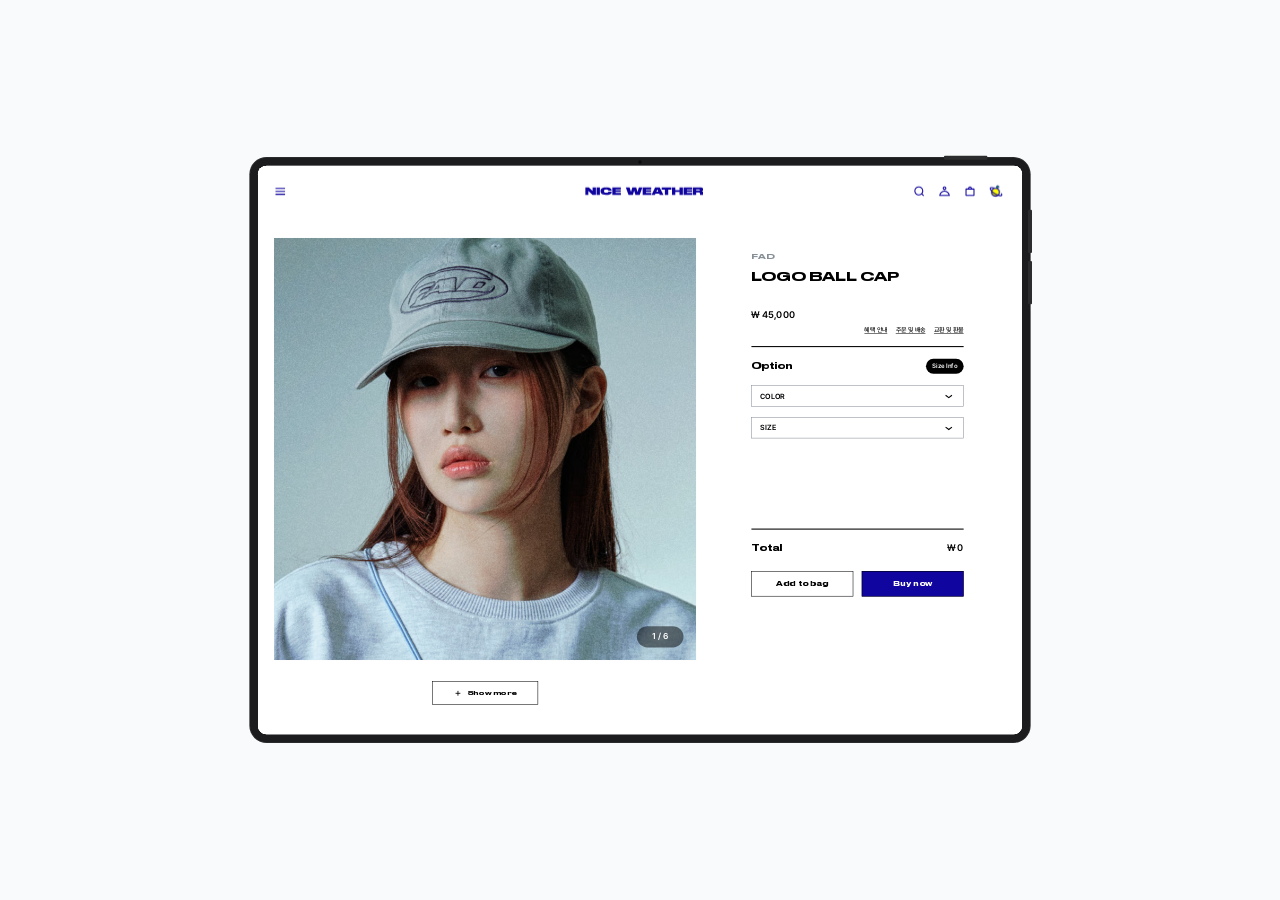
<file: mh-prototype/nw-product-desktop.html>
<!doctype html>
<html lang="ko"><head><meta charset="utf-8"><meta name="viewport" content="width=device-width,initial-scale=1"><meta name="robots" content="noindex,nofollow,noarchive,nosnippet"><title>Nice Weather · Product Desktop Loop</title><style>
*{box-sizing:border-box}html,body{margin:0;width:100%;height:100%;overflow:hidden;background:#f9fafb}
#stage{position:absolute;left:50%;top:50%;width:1920px;height:1095px;transform-origin:center;background:#f9fafb}
.tablet{position:absolute;left:375px;top:109px;width:1170px;height:877px;border-radius:25px;background:#1c1c1e;box-shadow:0 0 0 1px #303032}
.tablet-button{position:absolute;border-radius:1.561px;background:#2c2c2e}.tablet-power{right:64px;top:-2.602px;width:65px;height:5.204px}.tablet-volume{right:-2.602px;width:5.204px;height:64.526px}.tablet-volume-up{top:78px}.tablet-volume-down{top:155px}
.camera{position:absolute;left:50%;top:3.5px;width:5px;height:5px;transform:translateX(-50%);border-radius:50%;background:#090909}
#screen{position:absolute;left:12px;top:12px;width:1146px;height:853px;border-radius:13px;background:#fff;overflow:hidden;isolation:isolate}
#product-frame{display:block;width:1440px;height:1071.833px;border:0;background:#fff;transform-origin:top left;transform:scale(.7958333333)}
</style></head><body>
<div id="stage" data-node-id="2104:54997"><div class="tablet"><div class="tablet-button tablet-power"></div><div class="tablet-button tablet-volume tablet-volume-up"></div><div class="tablet-button tablet-volume tablet-volume-down"></div><div class="camera"></div><div id="screen"><iframe id="product-frame" srcdoc="&lt;!doctype html&gt;
&lt;html lang=&quot;ko&quot;&gt;
  &lt;head&gt;&lt;base href=&quot;https://mi-hee-lee.github.io/nw-prototype/&quot;&gt;
    &lt;meta charset=&quot;utf-8&quot; /&gt;
    &lt;meta name=&quot;viewport&quot; content=&quot;width=device-width, initial-scale=1&quot; /&gt;
    &lt;meta name=&quot;robots&quot; content=&quot;noindex, nofollow, noarchive, nosnippet&quot; /&gt;
    &lt;title&gt;FAD Logo Ball Cap | Nice Weather&lt;/title&gt;
    &lt;meta name=&quot;description&quot; content=&quot;FAD Logo Ball Cap 상품 상세 페이지&quot; /&gt;
    &lt;style&gt;@font-face {
  font-family: &quot;Pretendard&quot;;
  src: url(&quot;font/Pretendard-Regular.otf&quot;) format(&quot;opentype&quot;);
  font-style: normal;
  font-weight: 400;
  font-display: swap;
}

@font-face {
  font-family: &quot;Pretendard&quot;;
  src: url(&quot;font/Pretendard-Medium.otf&quot;) format(&quot;opentype&quot;);
  font-style: normal;
  font-weight: 500;
  font-display: swap;
}

@font-face {
  font-family: &quot;Pretendard&quot;;
  src: url(&quot;font/Pretendard-SemiBold.otf&quot;) format(&quot;opentype&quot;);
  font-style: normal;
  font-weight: 600;
  font-display: swap;
}

@font-face {
  font-family: &quot;Druk Wide&quot;;
  src: url(&quot;font/Druk-WideMedium.woff2&quot;) format(&quot;woff2&quot;), url(&quot;font/Druk-WideMedium.woff&quot;) format(&quot;woff&quot;);
  font-style: normal;
  font-weight: 500;
  font-display: swap;
}

@font-face {
  font-family: &quot;Druk Wide&quot;;
  src: url(&quot;font/DrukWide-Bold.woff2&quot;) format(&quot;woff2&quot;), url(&quot;font/DrukWide-Bold.woff&quot;) format(&quot;woff&quot;);
  font-style: normal;
  font-weight: 700;
  font-display: swap;
}

@font-face {
  font-family: &quot;Druk Wide&quot;;
  src: url(&quot;font/DrukWide-Heavy.woff2&quot;) format(&quot;woff2&quot;), url(&quot;font/DrukWide-Heavy.woff&quot;) format(&quot;woff&quot;);
  font-style: normal;
  font-weight: 800;
  font-display: swap;
}

@font-face {
  font-family: &quot;Druk Wide&quot;;
  src: url(&quot;font/Druk-WideSuper.woff2&quot;) format(&quot;woff2&quot;), url(&quot;font/Druk-WideSuper.woff&quot;) format(&quot;woff&quot;);
  font-style: normal;
  font-weight: 900;
  font-display: swap;
}

:root {
  --blue: #10069f;
  --lime: #eaff58;
  --black: #050505;
  --white: #fff;
  font-family: &quot;Druk Wide&quot;, Arial, &quot;Apple SD Gothic Neo&quot;, &quot;Noto Sans KR&quot;, sans-serif;
  font-weight: 500;
  color: var(--black);
  background: var(--white);
  font-synthesis: none;
}

* { box-sizing: border-box; }
html { scroll-behavior: smooth; }
body { min-width: 320px; margin: 0; background: #fff; overflow-x: hidden; }
a { color: inherit; text-decoration: none; }
button, input { font: inherit; }
img { display: block; width: 100%; }

.site-header {
  position: sticky;
  top: 0;
  z-index: 50;
  height: 96px;
  background: #fff;
  color: var(--blue);
}

.wordmark {
  position: absolute;
  top: 50%;
  left: calc(50% + 8px);
  width: 222px;
  height: 28px;
  transform: translate(-50%, -50%);
}

.wordmark img { width: 222px; height: 28px; }
.header-tools { position: absolute; top: 28px; right: 30px; display: flex; align-items: flex-start; gap: 8px; }
.icon-button { width: 40px; height: 40px; padding: 8px; border: 0; border-radius: 20px; background: transparent; color: inherit; cursor: pointer; }
.icon-button img { width: 24px; height: 24px; }
.menu-toggle { position: absolute; top: 28px; left: 22px; }
.weather-orbit { display: block; width: 40px; height: 40px; overflow: hidden; }
.weather-orbit img { width: 40px; height: 40px; object-fit: cover; }

.lead-story { position: relative; display: block; height: clamp(560px, 50vw, 720px); overflow: hidden; background: #a5d2f2; color: #000; }
.lead-story &gt; img { height: 100%; object-fit: cover; object-position: center 44%; transition: transform .6s ease; }
.lead-story:hover &gt; img { transform: scale(1.012); }
.lead-story__content { position: absolute; bottom: 28px; left: 28px; width: fit-content; max-width: calc(100% - 56px); padding: 20px 22px 18px; background: #fff; }
.lead-story__content h1 { max-width: 980px; margin: 0 0 18px; font-family: &quot;Druk Wide&quot;, Arial, sans-serif; font-size: clamp(38px, 4.8vw, 66px); font-weight: 600; line-height: 1.1; letter-spacing: 0; }
.lead-story__content &gt; span { font-size: 14px; font-weight: 500; text-decoration: underline; text-underline-offset: 4px; }

.figma-home-content { font-family: &quot;Pretendard&quot;, &quot;Apple SD Gothic Neo&quot;, &quot;Noto Sans KR&quot;, sans-serif; }
.figma-dual { display: grid; grid-template-columns: 1fr 1fr; height: clamp(500px, 40vw, 600px); background: #fff; }
.figma-story-image { min-width: 0; overflow: hidden; background: #eee; }
.figma-story-image img { height: 100%; object-fit: cover; transition: transform .5s ease; }
.figma-story-image:hover img { transform: scale(1.012); }
.figma-story-copy { display: flex; min-width: 0; flex-direction: column; align-items: flex-start; justify-content: center; gap: 38px; padding: 38px 32px; background: #fff; color: #000; text-align: center; }
.figma-story-copy h2 { width: 100%; margin: 0; font-size: clamp(36px, 4vw, 56px); font-weight: 600; line-height: 1.08; letter-spacing: 0; }
.figma-story-copy.is-black, .figma-story-copy.is-lime { background: #fff; color: #000; }
.figma-button { display: inline-block; width: auto; height: auto; align-self: center; border: 0; background: transparent; color: currentColor; font-size: 13px; font-weight: 500; line-height: 18px; text-decoration: underline; text-underline-offset: 4px; white-space: nowrap; }
.figma-button.is-lime, .figma-button.is-black, .figma-button.is-outline-light, .figma-button.is-outline-blue, .figma-button.is-outline-lime { border: 0; background: transparent; color: currentColor; }

.figma-product-grid { display: grid; grid-template-columns: repeat(4, minmax(0, 1fr)); gap: 1px; background: #000; }
.figma-product-card { display: grid; grid-template-columns: 1fr; grid-template-rows: minmax(0, 1fr) 132px; height: 560px; min-width: 0; background: #fff; }
.figma-product-card &gt; a, .figma-product-media { display: block; min-width: 0; overflow: hidden; }
.figma-product-card &gt; a img, .figma-product-media img { height: 100%; object-fit: cover; transition: transform .5s ease; }
.figma-product-card &gt; a:hover img, .fad-product-link:hover .figma-product-media img { transform: scale(1.015); }
.figma-product-info { display: flex; min-width: 0; flex-direction: column; align-items: flex-start; justify-content: space-between; padding: 14px 16px 16px; background: #fff; color: #000; }
.figma-product-info h2 { margin: 0; font-family: &quot;Druk Wide&quot;, Arial, sans-serif; font-size: clamp(17px, 1.55vw, 22px); font-weight: 700; line-height: 1.15; letter-spacing: 0; }
.figma-product-info.is-blue, .figma-product-info.is-white { background: #fff; color: #000; }
.figma-product-info .figma-button { align-self: flex-start; font-size: 12px; }

.figma-triptych { position: relative; display: block; height: min(68vw, 720px); min-height: 520px; overflow: hidden; background: #eee; }
.figma-triptych__images { display: grid; height: 100%; grid-template-columns: repeat(3, minmax(0, 1fr)); gap: 1px; background: #000; }
.figma-triptych__images img { display: block; width: 100%; height: 100%; min-width: 0; object-fit: cover; }
.figma-triptych__images img:nth-child(1) { object-position: 34% center; }
.figma-triptych__images img:nth-child(2) { object-position: 50% center; }
.figma-triptych__images img:nth-child(3) { object-position: 66% center; }
.figma-triptych__content { position: absolute; bottom: 28px; left: 28px; display: flex; width: fit-content; max-width: calc(100% - 56px); flex-direction: column; align-items: flex-start; gap: 16px; padding: 18px 20px 16px; background: var(--lime); color: #000; }
.figma-triptych__content strong { font-size: clamp(34px, 4.6vw, 64px); font-weight: 600; line-height: 1.12; }
.figma-triptych__content .figma-button { align-self: flex-start; }

.feature-index { display: grid; grid-template-columns: repeat(4, 1fr); gap: 8px; padding: 8px 4px 14px; }
.index-card { display: grid; min-width: 0; grid-template-rows: minmax(0, 1fr) auto; gap: 10px; }
.index-card img { width: 100%; aspect-ratio: 4 / 5; object-fit: cover; object-position: center; background: #f1f1f1; }
.index-card h2 { margin: 0; padding: 0 8px; font-size: clamp(15px, 1.5vw, 21px); line-height: 1.05; text-align: center; text-transform: uppercase; }

.editorial-hero { position: relative; display: block; height: min(68vw, 720px); min-height: 520px; overflow: hidden; background: #111; color: #fff; }
.editorial-hero &gt; img { height: 100%; object-fit: cover; object-position: center 38%; transition: transform .5s ease; }
.editorial-hero:hover &gt; img, .feature-card:hover img, .index-card:hover img { transform: scale(1.015); }
.editorial-caption {
  position: absolute;
  bottom: 28px;
  left: 28px;
  width: fit-content;
  max-width: calc(100% - 56px);
  padding: 18px 20px 16px;
  background: #fff;
  color: #000;
}
.editorial-caption span, .split-copy span, .feature-card span { font-size: 12px; font-weight: 700; }
.editorial-caption h2 { max-width: 900px; margin: 10px 0 12px; font-size: clamp(36px, 5.4vw, 78px); font-weight: 800; line-height: .9; letter-spacing: 0; text-transform: uppercase; }
.editorial-caption p { margin: 0; font-size: 15px; text-decoration: underline; text-underline-offset: 4px; }
.dark-caption .editorial-caption {
  top: 50%;
  bottom: auto;
  background: var(--blue);
  color: #fff;
  transform: translateY(-50%);
}
.caption-bottom .editorial-caption { right: 28px; left: auto; background: var(--lime); color: #000; text-align: right; }

.editorial-split { display: grid; grid-template-columns: 1fr 1fr; height: clamp(520px, 50vw, 680px); }
.split-image { min-width: 0; overflow: hidden; background: #eee; }
.split-image img { height: 100%; object-fit: cover; object-position: center; transition: transform .5s ease; }
.split-image:hover img { transform: scale(1.015); }
.split-copy { display: flex; flex-direction: column; align-items: flex-start; justify-content: space-between; min-width: 0; padding: 34px 32px; }
.split-copy h2 { margin: auto 0; font-size: clamp(40px, 5vw, 76px); line-height: .93; letter-spacing: 0; text-transform: uppercase; }
.split-copy &gt; a { font-size: 15px; text-decoration: underline; text-underline-offset: 4px; }
.blue-panel { background: var(--blue); color: #fff; }
.lime-panel { background: var(--lime); color: #000; }

.feature-grid { display: grid; grid-template-columns: repeat(3, 1fr); gap: 1px; background: #000; }
.feature-card { display: grid; grid-template-rows: minmax(0, 1fr) 118px; min-width: 0; min-height: 640px; overflow: hidden; background: #fff; }
.feature-card img { width: 100%; height: 100%; min-height: 0; object-fit: cover; transition: transform .5s ease; }
.feature-card div { position: relative; z-index: 1; padding: 16px; background: #fff; color: #000; }
.feature-card h2 { margin: 8px 0 0; font-size: clamp(19px, 2vw, 29px); line-height: 1; text-transform: uppercase; }

main h1,
main h2,
main .figma-triptych__content strong,
main .figma-button,
main .lead-story__content &gt; span,
main .editorial-caption p,
main .split-copy &gt; a { font-family: &quot;Druk Wide&quot;, Arial, sans-serif; }
.external-arrow { font-family: &quot;Pretendard&quot;, &quot;Apple SD Gothic Neo&quot;, &quot;Noto Sans KR&quot;, sans-serif; }

.side-menu { position: fixed; z-index: 60; inset: 0 auto 0 0; width: min(357px, 100vw); background: #fff; color: #000; font-family: &quot;Pretendard&quot;, &quot;Apple SD Gothic Neo&quot;, &quot;Noto Sans KR&quot;, sans-serif; transform: translateX(-102%); transition: transform .3s ease; overflow: hidden; }
.side-menu.is-open { transform: translateX(0); }
.menu-close { position: absolute; top: 38px; left: 30px; width: 24px; height: 24px; padding: 0; border: 0; background: transparent; cursor: pointer; }
.menu-close img { width: 24px; height: 24px; }
.brand-tabs { position: absolute; top: 96px; left: 30px; display: flex; gap: 24px; }
.brand-tab { display: grid; width: 80px; padding: 0; border: 0; background: transparent; color: inherit; font: inherit; justify-items: center; gap: 6px; text-align: center; cursor: pointer; }
.brand-tab &gt; span { position: relative; display: grid; width: 72px; height: 72px; place-items: center; border-radius: 50%; }
.brand-tab &gt; span::before { position: absolute; inset: 4px; content: &quot;&quot;; border: 1px solid #f1f3f5; border-radius: 50%; }
.brand-tab.is-active &gt; span { border: 1px solid #000; }
.brand-tab.is-active &gt; span::before { inset: 3px; border: 0; }
.brand-tab[data-brand=&quot;market&quot;].is-active &gt; span::before { background: var(--blue); }
.brand-tab[data-brand=&quot;yay&quot;].is-active &gt; span::before { background: #1d1d1b; }
.brand-tab .brand-logo { position: relative; z-index: 1; width: 56px; object-fit: contain; }
.brand-tab[data-brand=&quot;market&quot;] .brand-logo { height: 24px; }
.brand-tab[data-brand=&quot;yay&quot;] .brand-logo { height: 14px; }
.brand-tab .logo-active { display: none; }
.brand-tab.is-active .logo-active { display: block; }
.brand-tab.is-active .logo-inactive { display: none; }
.brand-tab strong { min-height: 24px; font-size: 10px; font-weight: 500; line-height: 12px; white-space: nowrap; }
.category-menu { position: absolute; top: 230px; left: 30px; display: grid; grid-template-columns: 136px 136px; gap: 25px; font-family: &quot;Druk Wide&quot;, Arial, sans-serif; font-size: 16px; font-weight: 700; line-height: 24px; }
.category-menu &gt; div { display: flex; flex-direction: column; gap: 12px; }
.category-menu a { white-space: nowrap; }
.menu-links { position: absolute; top: 422px; left: 30px; display: flex; gap: 24px; font-family: &quot;Druk Wide&quot;, Arial, sans-serif; font-size: 14px; font-weight: 700; line-height: 20px; }
.menu-links a { white-space: nowrap; }
.menu-links a:hover, .menu-links a:focus-visible { text-decoration: underline; text-underline-offset: 4px; }
.nice-planet-button { display: none; }
.menu-bottom { position: absolute; right: 0; bottom: 0; left: 0; height: 40px; display: grid; grid-template-columns: repeat(3, 1fr); align-items: center; border-top: 1px solid #dee2e6; font-size: 12px; font-weight: 400; line-height: 16px; text-align: center; }
.menu-bottom a { white-space: nowrap; }
.scrim { position: fixed; z-index: 55; inset: 0; background: rgba(0,0,0,.6); }
.search-panel { position: fixed; z-index: 44; top: 96px; right: 0; left: 0; display: grid; gap: 12px; padding: 32px; background: #fff; color: var(--blue); transform: translateY(-110%); transition: transform .25s ease; }
.search-panel.is-open { transform: translateY(0); }
.search-panel label { font-size: 12px; }
.search-row { display: grid; grid-template-columns: 1fr 70px; border-bottom: 2px solid var(--blue); }
.search-row input { min-width: 0; padding: 10px 0; border: 0; outline: 0; color: var(--blue); font-family: &quot;Pretendard&quot;, &quot;Apple SD Gothic Neo&quot;, &quot;Noto Sans KR&quot;, sans-serif; font-size: 28px; }
.search-row input::placeholder { font-family: &quot;Pretendard&quot;, &quot;Apple SD Gothic Neo&quot;, &quot;Noto Sans KR&quot;, sans-serif; }
.search-submit { border: 0; background: var(--blue); color: #fff; cursor: pointer; }

.site-footer { display: grid; grid-template-columns: minmax(0, 2fr) 1fr auto; gap: 40px; min-height: 224px; padding: 39px 22px 40px; border-top: 1px solid #dee2e6; font-size: 12px; line-height: 16px; }
.company-info { min-width: 0; font-family: &quot;Pretendard&quot;, &quot;Apple SD Gothic Neo&quot;, &quot;Noto Sans KR&quot;, sans-serif; color: #495057; }
.company-info p { margin: 0; }
.company-primary { display: grid; gap: 6px; font-size: 13px; white-space: nowrap; }
.company-primary__row { display: flex; align-items: center; gap: 24px; }
.company-primary__row p { color: #000; }
.company-primary__row span { margin-right: 4px; color: #495057; }
.company-primary__row a { color: #000; text-decoration: underline; text-underline-offset: 2px; }
.company-secondary { display: grid; gap: 6px; margin-top: 30px; font-size: 12px; }
.copyright-contact { display: flex; align-items: center; white-space: nowrap; }
.copyright-contact &gt; * { margin: 0; }
.copyright-contact &gt; * + * { display: inline-flex; align-items: center; }
.copyright-contact &gt; * + *::before { width: 1px; height: 12px; margin: 0 9px; background: #adb5bd; content: &quot;&quot;; }
.escrow-notice { white-space: nowrap; }
.escrow-notice a, .footer-legal a { text-decoration: underline; text-underline-offset: 2px; }
.footer-legal { display: flex; gap: 24px; }
.footer-links { display: grid; grid-template-columns: 1fr 1fr; align-content: start; gap: 22px 50px; font-weight: 700; }
.footer-socials { display: flex; width: 120px; align-items: flex-start; justify-content: space-between; }
.footer-socials a, .footer-socials img { display: block; width: 24px; height: 24px; }

@media (max-width: 800px) {
  .site-header { height: 56px; }
  .wordmark { left: 50%; width: 180px; height: 18px; }
  .wordmark img { width: 180px; height: 18px; }
  .header-tools { top: 16px; right: 15px; }
  .header-tools .search-toggle, .account-button, .weather-orbit { display: none; }
  .cart-toggle { width: 24px; height: 24px; padding: 0; }
  .menu-toggle { top: 16px; left: 15px; width: 24px; height: 24px; padding: 0; }
  .search-panel { top: 56px; }
  .lead-story { height: max(520px, calc(100svh - 56px)); max-height: 720px; }
  .lead-story &gt; img { object-position: 53% center; }
  .lead-story__content { right: 16px; bottom: 16px; left: 16px; max-width: none; padding: 15px 16px 14px; }
  .lead-story__content h1 { margin-bottom: 14px; font-size: clamp(30px, 8.5vw, 42px); line-height: 1.12; }
  .lead-story__content h1 span { display: block; }
  .figma-dual { grid-template-columns: 1fr; height: auto; }
  .figma-story-image { aspect-ratio: 4 / 5; height: auto; }
  .figma-story-copy { min-height: 300px; gap: 28px; padding: 28px 18px; }
  .figma-story-copy h2 { font-size: clamp(30px, 8.5vw, 40px); line-height: 1.12; }
  .figma-product-grid { grid-template-columns: repeat(2, minmax(0, 1fr)); }
  .figma-product-card { grid-template-rows: auto 124px; height: auto; }
  .figma-product-card &gt; a, .figma-product-media { aspect-ratio: 4 / 5; }
  .figma-product-info { min-height: 124px; padding: 10px 9px 11px; }
  .figma-product-info h2 { font-size: clamp(13px, 3.8vw, 18px); }
  .figma-product-info .figma-button { font-size: 10px; }
  .figma-triptych { height: 126vw; min-height: 500px; max-height: 720px; }
  .figma-triptych__content { right: 16px; bottom: 16px; left: 16px; max-width: none; gap: 12px; padding: 14px 15px 13px; }
  .figma-triptych__content strong { font-size: clamp(30px, 8.5vw, 40px); }
  .feature-index { grid-template-columns: repeat(2, 1fr); gap: 4px; padding: 4px 3px 12px; }
  .index-card { gap: 8px; }
  .index-card h2 { min-height: 34px; padding: 0 6px; font-size: 14px; }
  .editorial-hero { height: 112vw; min-height: 520px; max-height: 760px; }
  .editorial-caption { right: auto; bottom: 16px; left: 16px; max-width: calc(100% - 32px); padding: 14px 15px 13px; }
  .editorial-caption h2 { font-size: clamp(34px, 10vw, 52px); }
  .dark-caption .editorial-caption { top: auto; bottom: 16px; transform: none; }
  .caption-bottom .editorial-caption { right: 16px; left: auto; }
  .caption-bottom .editorial-caption h2 { font-size: clamp(30px, 8.5vw, 44px); }
  .editorial-split { grid-template-columns: 1fr; height: auto; }
  .split-image { aspect-ratio: 4 / 5; }
  .split-copy { min-height: 340px; padding: 24px 18px; }
  .split-copy h2 { font-size: clamp(40px, 11vw, 64px); }
  .editorial-split.is-reversed .split-image { order: 1; }
  .editorial-split.is-reversed .split-copy { order: 2; }
  .feature-grid { grid-template-columns: 1fr; }
  .feature-card { min-height: 660px; grid-template-rows: minmax(0, 1fr) 108px; }
  .feature-card h2 { font-size: 24px; }
  .site-footer { grid-template-columns: 1fr; gap: 28px; padding: 30px 20px 44px; }
  .company-primary { white-space: normal; }
  .company-primary__row, .copyright-contact { flex-wrap: wrap; gap: 4px 16px; }
  .company-secondary { margin-top: 24px; }
  .copyright-contact &gt; * + *::before { display: none; }
  .escrow-notice { max-width: 680px; white-space: normal; }
  .footer-links { max-width: 280px; }
}

@media (max-width: 430px) {
  .editorial-hero { height: 126vw; min-height: 500px; }
  .editorial-caption h2 { font-size: 42px; }
  .dark-caption .editorial-caption h2 { font-size: 40px; }
  .split-copy { min-height: 300px; }
  .split-copy h2 { font-size: 40px; }
  .feature-card { min-height: 590px; }
}

@media (prefers-reduced-motion: reduce) {
  html { scroll-behavior: auto; }
  *, *::before, *::after { transition-duration: .01ms !important; }
}
&lt;/style&gt;
    &lt;style&gt;.product-page { color: #000; font-family: &quot;Pretendard&quot;, &quot;Apple SD Gothic Neo&quot;, &quot;Noto Sans KR&quot;, sans-serif; }
.mobile-product-info, .mobile-purchase-bar, .mobile-back { display: none; }
.product-top { display: grid; grid-template-columns: minmax(0, 1fr) 560px; gap: 24px; padding: 0 30px; }
.product-gallery { min-width: 0; }
.product-gallery__stage { position: relative; height: calc(100svh - 96px); min-height: 624px; overflow: hidden; background: #eef1f2; }
.product-slides { display: flex; width: 600%; height: 100%; transform: translateX(0); transition: transform 300ms cubic-bezier(.4, 0, .2, 1); will-change: transform; }
.product-slides img { display: block; width: calc(100% / 6); height: 100%; flex: 0 0 calc(100% / 6); object-fit: cover; object-position: center 26%; }
.gallery-hit { position: absolute; z-index: 2; top: 0; bottom: 0; width: 50%; padding: 0; border: 0; background: transparent; cursor: pointer; }
.gallery-prev { left: 0; cursor: url(&quot;assets/gallery-cursor-left.svg&quot;) 40 40, pointer; }
.gallery-next { right: 0; cursor: url(&quot;assets/gallery-cursor-right.svg&quot;) 40 40, pointer; }
.gallery-count { position: absolute; z-index: 3; right: 24px; bottom: 24px; min-width: 88px; padding: 8px 16px; border-radius: 24px; background: rgba(0, 0, 0, .5); color: #fff; font-family: &quot;Pretendard&quot;, sans-serif; font-size: 16px; font-style: italic; font-weight: 700; line-height: 24px; text-align: center; }
.gallery-count b { font: inherit; }
.gallery-more { display: flex; min-width: 200px; height: 44px; margin: 40px auto 80px; align-items: center; justify-content: center; gap: 8px; border: 1px solid #000; background: #fff; font-family: &quot;Druk Wide&quot;, Arial, sans-serif; font-size: 11px; font-weight: 500; cursor: pointer; }
.gallery-more span { font-family: &quot;Pretendard&quot;, sans-serif; font-size: 20px; font-weight: 300; }
.product-gallery.is-expanded .product-gallery__stage { height: auto; min-height: 0; overflow: visible; }
.product-gallery.is-expanded .product-slides { display: grid; width: 100%; grid-template-columns: repeat(2, minmax(0, 1fr)); gap: 1px; background: #000; transform: none !important; transition: none; }
.product-gallery.is-expanded .product-slides img { display: block; width: 100%; height: auto; aspect-ratio: 3 / 4; object-position: center; }
.product-gallery.is-expanded .gallery-hit, .product-gallery.is-expanded .gallery-count { display: none; }

.product-purchase { position: fixed; z-index: 4; top: 96px; right: 30px; display: flex; width: 560px; height: calc(100svh - 96px); padding: 64px 80px 120px; flex-direction: column; background: #fff; transform: translateY(var(--purchase-footer-shift, 0px)); }
.purchase-top, .purchase-bottom { width: 400px; }
.product-heading p { margin: 0; color: #868e96; font-family: &quot;Druk Wide&quot;, Arial, sans-serif; font-size: 14px; font-weight: 500; line-height: 20px; }
.product-heading h1 { min-height: 64px; margin: 12px 0; font-family: &quot;Druk Wide&quot;, Arial, sans-serif; font-size: 24px; font-weight: 500; line-height: 32px; letter-spacing: 0; }
.product-heading strong { display: block; font-family: &quot;Pretendard&quot;, sans-serif; font-size: 18px; font-weight: 600; line-height: 26px; }
.product-info-tabs { display: flex; height: 40px; margin-top: 8px; align-items: flex-start; justify-content: flex-end; gap: 16px; border-bottom: 2px solid #000; }
.product-info-tabs button { padding: 0; border: 0; background: none; font-family: &quot;Pretendard&quot;, sans-serif; font-size: 12px; text-decoration: underline; text-underline-offset: 3px; cursor: pointer; }
.product-info-copy { display: none; margin: 10px 0 0; color: #495057; font-size: 12px; line-height: 18px; }
.option-heading { display: flex; height: 72px; align-items: center; justify-content: space-between; font-family: &quot;Druk Wide&quot;, Arial, sans-serif; font-size: 16px; font-weight: 500; line-height: 24px; }
.size-info-button { height: 28px; padding: 0 12px; border: 0; border-radius: 24px; background: #000; color: #fff; font-family: &quot;Pretendard&quot;, sans-serif; font-size: 12px; font-weight: 600; line-height: 16px; cursor: pointer; }
.product-select { position: relative; margin-top: 0; }
.product-select + .product-select { margin-top: 20px; }
.product-select.is-open { z-index: 8; }
.product-select__trigger { display: flex; width: 100%; height: 40px; padding: 0 15px; align-items: center; justify-content: space-between; border: 1px solid #868e96; background: #fff; font-family: &quot;Pretendard&quot;, sans-serif; font-size: 14px; font-weight: 700; line-height: 20px; text-align: left; cursor: pointer; }
.product-select__trigger img { width: 24px; height: 24px; flex: 0 0 24px; }
.product-select.is-selected .product-select__trigger, .product-select.is-open .product-select__trigger { border-color: #000; }
.product-select.is-open .product-select__trigger { border-bottom-color: transparent; }
.product-select__menu { position: absolute; z-index: 2; top: 39px; left: 0; width: 100%; max-height: 160px; overflow-y: auto; border: 1px solid #000; border-top: 0; background: #fff; }
.product-select__menu[hidden] { display: none; }
.product-select__option { display: block; width: calc(100% - 4px); height: 36px; margin: 0 2px; padding: 0 14px; border: 0; background: #fff; font-family: &quot;Pretendard&quot;, sans-serif; font-size: 14px; font-weight: 600; line-height: 20px; text-align: left; cursor: pointer; }
.product-select__option:hover, .product-select__option:focus-visible { background: #f8f9fa; outline: 0; }
.product-select__option[aria-selected=&quot;true&quot;] { background: #f8f9fa; }
.product-select__option:disabled { color: #ced4da; cursor: not-allowed; }
.purchase-bottom { position: relative; min-height: 184px; margin-top: auto; }
.quantity-control { display: grid; width: 192px; height: 48px; margin-left: auto; grid-template-columns: 48px 1fr 48px; align-items: center; visibility: hidden; }
.purchase-bottom.is-ready .quantity-control { visibility: visible; }
.quantity-control button { height: 48px; border: 0; background: #fff; font-family: &quot;Pretendard&quot;, sans-serif; font-size: 22px; cursor: pointer; }
.quantity-control button:disabled { cursor: default; }
.quantity-control button img { display: block; width: 16px; height: 16px; margin: auto; }
.quantity-control output { font-family: &quot;Pretendard&quot;, sans-serif; font-size: 16px; font-weight: 600; line-height: 24px; text-align: center; }
.product-total { display: flex; height: 64px; margin-top: 8px; padding-top: 22px; align-items: flex-start; justify-content: space-between; border-top: 2px solid #000; font-family: &quot;Druk Wide&quot;, Arial, sans-serif; font-size: 16px; font-weight: 500; line-height: 24px; }
.product-total strong { font-family: &quot;Pretendard&quot;, sans-serif; font-size: 18px; font-weight: 600; line-height: 24px; }
.purchase-actions { display: grid; grid-template-columns: 1fr 1fr; gap: 16px; margin-top: 16px; }
.purchase-actions button { height: 48px; border: 1.5px solid #000; font-family: &quot;Druk Wide&quot;, Arial, sans-serif; font-size: 12px; font-weight: 500; cursor: pointer; }
.add-to-bag { background: #fff; color: #000; }
.buy-now { background: var(--blue); color: #fff; }
.purchase-status { position: absolute; top: calc(100% + 10px); right: 0; min-height: 18px; margin: 0; color: var(--blue); font-size: 12px; text-align: right; }

.additional-info-panel { position: absolute; z-index: 10; inset: 0; display: none; padding: 96px 80px; background: #fff; font-family: &quot;Pretendard&quot;, sans-serif; }
.product-purchase.is-info-view .purchase-top, .product-purchase.is-info-view .purchase-bottom { visibility: hidden; }
.product-purchase.is-info-view .additional-info-panel { display: block; }
.additional-info-close { position: absolute; top: 40px; right: 0; width: 24px; height: 40px; padding: 0; border: 0; background: #fff; font-family: &quot;Pretendard&quot;, sans-serif; font-size: 28px; font-weight: 300; line-height: 40px; cursor: pointer; }
.additional-info-panel h2 { margin: 0 0 16px; font-family: &quot;Pretendard&quot;, sans-serif; font-size: 24px; font-weight: 600; line-height: 32px; letter-spacing: 0; }
.additional-info-body { width: 330px; font-size: 12px; font-weight: 400; line-height: 18px; white-space: pre-line; }
.additional-info-table { display: grid; width: 330px; margin: 34px 0 0; gap: 8px; font-size: 12px; line-height: 18px; }
.additional-info-table div { display: grid; grid-template-columns: 102px 1fr; gap: 12px; }
.additional-info-table dt { font-weight: 700; }
.additional-info-table dd { margin: 0; white-space: pre-line; }

.product-lower { width: calc(100% - 644px); margin-left: 30px; }
.pairing-section { height: 668px; overflow: hidden; border-top: 2px solid #000; }
.section-heading { display: flex; height: 70px; padding: 0; align-items: center; justify-content: space-between; }
.section-heading h2, .size-section h2 { margin: 0; font-family: &quot;Druk Wide&quot;, Arial, sans-serif; font-size: 16px; font-weight: 500; line-height: 24px; }
.pairing-controls { display: flex; height: 24px; margin-right: 8px; align-items: center; gap: 8px; }
.pairing-controls button { width: 24px; height: 24px; padding: 0; border: 0; background: transparent; cursor: pointer; }
.pairing-controls button:disabled { cursor: default; }
.pairing-controls img { display: block; width: 24px; height: 24px; }
.pairing-controls output { min-width: 33px; font-family: &quot;Pretendard&quot;, sans-serif; font-size: 16px; font-style: italic; font-weight: 700; line-height: 24px; text-align: center; white-space: nowrap; }
.pairing-controls output b { font: inherit; }
.pairing-viewport { width: 100%; overflow: hidden; touch-action: pan-y; cursor: grab; }
.pairing-viewport.is-dragging { cursor: grabbing; }
.pairing-track { display: flex; width: max-content; gap: 24px; transform: translateX(0); transition: transform 300ms cubic-bezier(.4, 0, .2, 1); will-change: transform; user-select: none; }
.pairing-viewport.is-dragging .pairing-track { transition: none; }
.pairing-track img { -webkit-user-drag: none; user-select: none; }
.pairing-card { width: 327px; flex: 0 0 327px; opacity: 1; transition: opacity 300ms ease; }
.pairing-card.is-edge-preview { opacity: .4; }
.pairing-card__image { position: relative; width: 327px; height: 436px; overflow: hidden; background: #f1f3f5; }
.pairing-card__image &gt; img { display: block; width: 100%; height: 100%; object-fit: cover; }
.wishlist-button { position: absolute; top: 16px; right: 16px; width: 40px; height: 40px; padding: 0; border: 0; border-radius: 50%; background: rgba(255, 255, 255, .72); cursor: pointer; }
.wishlist-button img { display: block; width: 40px; height: 40px; }
.wishlist-button[aria-pressed=&quot;true&quot;] { background: #000; }
.wishlist-button[aria-pressed=&quot;true&quot;] img { filter: invert(1); }
.pairing-card__text { display: flex; width: 327px; margin-top: 12px; flex-direction: column; gap: 8px; font-family: &quot;Pretendard&quot;, sans-serif; }
.pairing-card p { display: flex; max-width: 100%; margin: 0 0 -4px; align-items: center; color: #495057; font-size: 12px; font-weight: 600; line-height: 16px; }
.pairing-card p span { overflow: hidden; text-overflow: ellipsis; white-space: nowrap; }
.pairing-card p img { width: 16px; height: 16px; flex: 0 0 16px; }
.pairing-card h3 { width: 100%; margin: 0; overflow: hidden; font-family: &quot;Pretendard&quot;, sans-serif; font-size: 14px; font-weight: 600; line-height: 20px; text-overflow: ellipsis; white-space: nowrap; }
.pairing-card strong { font-family: &quot;Pretendard&quot;, sans-serif; font-size: 14px; font-weight: 600; line-height: 20px; }
.size-section { padding: 28px 0 0; }
.size-section &gt; p { margin: 30px 0 20px; font-size: 12px; }
.size-section &gt; img { width: min(70%, 560px); margin: 0 auto 28px; }
.size-table { margin: 0; border-top: 1px solid #dee2e6; }
.size-table div { display: grid; grid-template-columns: 1fr 1fr; min-height: 40px; align-items: center; border-bottom: 1px solid #dee2e6; font-size: 12px; }
.size-table dt { padding-left: 36%; font-weight: 600; }
.size-table dd { margin: 0; }

@media (min-width: 801px) {
  .product-lower { padding-bottom: 166px; }
  .size-section { height: 572px; padding: 0; border-top: 2px solid #000; }
  .size-section h2 { display: flex; height: 70px; align-items: center; }
  .size-section &gt; p { height: 16px; margin: 0; font-size: 12px; line-height: 16px; }
  .size-section &gt; img { width: 455px; height: 332px; margin: 16px auto; object-fit: contain; }
  .size-table { height: 120px; margin: 0; border-top: 0; }
  .size-table div { display: flex; height: 40px; min-height: 40px; padding: 0; align-items: center; justify-content: center; gap: 6px; border-top: 1px solid #dee2e6; border-bottom: 0; line-height: 16px; }
  .size-table div:last-child { border-bottom: 1px solid #dee2e6; }
  .size-table dt { width: 120px; padding: 0; }
  .size-table dd { width: 84px; text-align: center; }
}

@media (max-width: 800px) {
  .product-body { padding-bottom: 68px; }
  .product-top { display: block; padding: 0; }
  .mobile-product-info { display: flex; height: 156px; padding: 24px 15px; flex-direction: column; }
  .mobile-product-info p { margin: 0 0 16px; color: #868e96; font-family: &quot;Druk Wide&quot;, Arial, sans-serif; font-size: 14px; font-weight: 500; line-height: 20px; }
  .mobile-product-info h1 { margin: 0 0 16px; font-family: &quot;Druk Wide&quot;, Arial, sans-serif; font-size: 24px; font-weight: 500; line-height: 32px; letter-spacing: 0; }
  .mobile-product-info strong { font-family: &quot;Pretendard&quot;, sans-serif; font-size: 18px; font-weight: 600; line-height: 26px; }
  .product-gallery__stage { height: 360px; min-height: 0; }
  .product-slides img { object-position: center 24%; }
  .gallery-count { right: 16px; bottom: 16px; min-width: 72px; padding: 4px 12px; font-size: 16px; }
  .gallery-hit { cursor: pointer; }
  .gallery-more { min-width: 197px; height: 40px; margin: 24px auto 64px; }
  .product-gallery.is-expanded .product-slides { grid-template-columns: 1fr; }
  .product-sheet-dim { position: fixed; z-index: 70; inset: 0; display: block; background: rgba(0, 0, 0, .6); opacity: 0; pointer-events: none; transition: opacity 220ms ease; }
  .product-sheet-dim.is-open { opacity: 1; pointer-events: auto; }
  .product-sheet-dim[hidden] { display: none; }
  .product-purchase { position: fixed; z-index: 71; top: auto; right: 0; bottom: 0; left: 0; width: 100%; height: 528px; max-height: calc(100svh - 56px); min-height: 0; padding: 40px 15px 0; border: 0; background: #fff; transform: translateY(100%); transition: transform 260ms ease; pointer-events: none; }
  .product-purchase.is-open { transform: translateY(0); pointer-events: auto; }
  .purchase-top, .purchase-bottom { width: 100%; }
  .product-heading p { line-height: 16px; }
  .product-heading h1 { min-height: 64px; margin: 8px 0 10px; font-size: 24px; line-height: 32px; }
  .product-heading strong { line-height: 20px; }
  .product-info-tabs { height: 40px; margin-top: 4px; align-items: center; justify-content: flex-end; gap: 16px; border: 0; }
  .product-info-tabs button { font-size: 11px; }
  .product-info-copy, .option-heading { display: none !important; }
  .product-options { margin-top: 0; }
  .product-select + .product-select { margin-top: 16px; }
  .purchase-bottom { position: absolute; right: 0; bottom: 0; left: 0; width: 100%; min-height: 168px; margin: 0; padding: 0 15px 16px; background: #fff; }
  .quantity-control { width: 128px; height: 40px; grid-template-columns: 40px 1fr 40px; }
  .quantity-control button { height: 40px; }
  .product-total { height: 56px; margin-top: 8px; padding-top: 20px; border-top-width: 1px; font-size: 14px; }
  .product-total strong { font-size: 16px; }
  .purchase-actions { gap: 8px; margin-top: 0; }
  .purchase-actions button { height: 40px; font-size: 10px; }
  .purchase-status { top: auto; right: 15px; bottom: 58px; }
  .additional-info-panel { padding: 64px 15px 24px; overflow-y: auto; }
  .additional-info-close { top: 16px; right: auto; left: 11px; width: 24px; height: 24px; font-size: 22px; line-height: 24px; }
  .desktop-close { display: none; }
  .mobile-back { display: inline; }
  .additional-info-panel h2 { margin-bottom: 16px; font-size: 20px; line-height: 26px; }
  .additional-info-body, .additional-info-table { width: 100%; }
  .additional-info-table { margin-top: 34px; }
  .mobile-purchase-bar { position: fixed; z-index: 60; right: 0; bottom: 0; left: 0; display: flex; height: 68px; padding: 11px 15px 16px; align-items: flex-start; gap: 15px; border-top: 1px solid #dee2e6; background: #fff; }
  .mobile-purchase-bar button { height: 40px; border-radius: 4px; cursor: pointer; }
  .mobile-share, .mobile-bookmark { width: 40px; padding: 7px; flex: 0 0 40px; border: 1px solid #dee2e6; background: #fff; }
  .mobile-share img, .mobile-bookmark img { width: 24px; height: 24px; }
  .mobile-bookmark[aria-pressed=&quot;true&quot;] { border-color: #000; background: #000; }
  .mobile-bookmark[aria-pressed=&quot;true&quot;] img { filter: invert(1); }
  .mobile-buy-trigger { min-width: 0; flex: 1; border: 0; background: var(--blue); color: #fff; font-family: &quot;Druk Wide&quot;, Arial, sans-serif; font-size: 10px; font-weight: 500; line-height: 12px; }
  body.product-sheet-open { overflow: hidden; }
  .product-lower { width: auto; margin: 0; }
  .pairing-section { height: 477px; }
  .section-heading { height: 62px; padding: 0 15px; }
  .section-heading h2 { font-size: 14px; line-height: 20px; }
  .pairing-plural { display: none; }
  .pairing-controls { margin-right: 0; }
  .pairing-track { gap: 10px; padding: 0 15px; }
  .pairing-card { width: 159px; flex-basis: 159px; }
  .pairing-card__image { width: 159px; height: 212px; }
  .wishlist-button { top: 12px; right: 12px; }
  .pairing-card__text { width: 159px; margin-top: 10px; gap: 8px; }
  .pairing-card h3 { display: -webkit-box; min-height: 40px; white-space: normal; -webkit-box-orient: vertical; -webkit-line-clamp: 2; }
  .size-section { margin-right: 18px; margin-left: 18px; }
  .size-section &gt; img { width: 100%; }
  .size-table dt { padding-left: 12px; }
}
&lt;/style&gt;
  &lt;style&gt;html,body{overflow:hidden;scroll-behavior:auto} .product-gallery__stage{height:796px;min-height:796px;margin-top:40px} .product-purchase{height:836px} #demo-pointer,#demo-arrow,#demo-ripple{position:fixed;left:0;top:0;z-index:100;pointer-events:none;opacity:0;will-change:transform,opacity} #demo-pointer{width:22px;height:28px;filter:drop-shadow(0 1px 2px #0005)} #demo-arrow{width:80px;height:80px} #demo-ripple{width:38px;height:38px;border:2px solid #10069f55;border-radius:50%;background:#10069f12;margin:-19px 0 0 -19px} @media(prefers-reduced-motion:reduce){#demo-pointer,#demo-arrow,#demo-ripple{display:none}}&lt;/style&gt;&lt;/head&gt;
  &lt;body class=&quot;product-body&quot;&gt;
    &lt;header class=&quot;site-header&quot;&gt;
      &lt;button class=&quot;icon-button menu-toggle&quot; type=&quot;button&quot; aria-label=&quot;메뉴 열기&quot; aria-expanded=&quot;false&quot;&gt;
        &lt;picture&gt;
          &lt;source media=&quot;(max-width: 800px)&quot; srcset=&quot;assets/nav-mobile-menu.svg&quot; /&gt;
          &lt;img src=&quot;assets/nav-menu.svg&quot; alt=&quot;&quot; /&gt;
        &lt;/picture&gt;
      &lt;/button&gt;
      &lt;a class=&quot;wordmark&quot; href=&quot;index.html&quot; aria-label=&quot;Nice Weather 홈&quot;&gt;
        &lt;picture&gt;
          &lt;source media=&quot;(max-width: 800px)&quot; srcset=&quot;assets/nav-mobile-logo.svg&quot; /&gt;
          &lt;img src=&quot;assets/nav-logo.svg&quot; alt=&quot;NICE WEATHER&quot; /&gt;
        &lt;/picture&gt;
      &lt;/a&gt;
      &lt;div class=&quot;header-tools&quot;&gt;
        &lt;button class=&quot;icon-button search-toggle&quot; type=&quot;button&quot; aria-label=&quot;검색 열기&quot;&gt;&lt;img src=&quot;assets/nav-search.svg&quot; alt=&quot;&quot; /&gt;&lt;/button&gt;
        &lt;button class=&quot;icon-button account-button&quot; type=&quot;button&quot; aria-label=&quot;마이페이지&quot;&gt;&lt;img src=&quot;assets/nav-user.svg&quot; alt=&quot;&quot; /&gt;&lt;/button&gt;
        &lt;button class=&quot;icon-button cart-toggle&quot; type=&quot;button&quot; aria-label=&quot;장바구니 열기&quot;&gt;
          &lt;picture&gt;
            &lt;source media=&quot;(max-width: 800px)&quot; srcset=&quot;assets/nav-mobile-bag.svg&quot; /&gt;
            &lt;img src=&quot;assets/nav-bag.svg&quot; alt=&quot;&quot; /&gt;
          &lt;/picture&gt;
        &lt;/button&gt;
        &lt;a class=&quot;weather-orbit&quot; href=&quot;index.html#stories&quot; aria-label=&quot;Discover Nice Weather&quot;&gt;&lt;img src=&quot;assets/nav-planet.gif&quot; alt=&quot;&quot; /&gt;&lt;/a&gt;
      &lt;/div&gt;
    &lt;/header&gt;

    &lt;aside class=&quot;side-menu&quot; aria-hidden=&quot;true&quot;&gt;
      &lt;button class=&quot;menu-close&quot; type=&quot;button&quot; aria-label=&quot;메뉴 닫기&quot;&gt;&lt;img src=&quot;assets/nav-close.svg&quot; alt=&quot;&quot; /&gt;&lt;/button&gt;
      &lt;div class=&quot;brand-tabs&quot; role=&quot;tablist&quot; aria-label=&quot;브랜드 전환&quot;&gt;
        &lt;button class=&quot;brand-tab is-active&quot; type=&quot;button&quot; role=&quot;tab&quot; aria-selected=&quot;true&quot; data-brand=&quot;market&quot;&gt;
          &lt;span&gt;&lt;img class=&quot;brand-logo logo-active&quot; src=&quot;assets/nav-market-logo.svg&quot; alt=&quot;&quot; /&gt;&lt;img class=&quot;brand-logo logo-inactive&quot; src=&quot;assets/nav-market-logo-inactive.svg&quot; alt=&quot;&quot; /&gt;&lt;/span&gt;
          &lt;strong&gt;NICE WEATHER&lt;br /&gt;MARKET&lt;/strong&gt;
        &lt;/button&gt;
        &lt;button class=&quot;brand-tab&quot; type=&quot;button&quot; role=&quot;tab&quot; aria-selected=&quot;false&quot; data-brand=&quot;yay&quot;&gt;
          &lt;span&gt;&lt;img class=&quot;brand-logo logo-active&quot; src=&quot;assets/nav-yay-logo-active.svg&quot; alt=&quot;&quot; /&gt;&lt;img class=&quot;brand-logo logo-inactive&quot; src=&quot;assets/nav-yay-logo.svg&quot; alt=&quot;&quot; /&gt;&lt;/span&gt;
          &lt;strong&gt;Yin and Yang&lt;/strong&gt;
        &lt;/button&gt;
      &lt;/div&gt;
      &lt;nav class=&quot;category-menu&quot; aria-label=&quot;카테고리 메뉴&quot; aria-live=&quot;polite&quot;&gt;
        &lt;div&gt;&lt;a href=&quot;index.html#new&quot;&gt;What’s new&lt;/a&gt;&lt;a href=&quot;index.html#products&quot;&gt;Fashion&lt;/a&gt;&lt;a href=&quot;index.html#stories&quot;&gt;Food&lt;/a&gt;&lt;a href=&quot;index.html#stories&quot;&gt;Life&lt;/a&gt;&lt;a href=&quot;index.html#stories&quot;&gt;Culture&lt;/a&gt;&lt;/div&gt;
        &lt;div&gt;&lt;a href=&quot;index.html#products&quot;&gt;Outdoor&lt;/a&gt;&lt;a href=&quot;index.html#products&quot;&gt;Vegan&lt;/a&gt;&lt;/div&gt;
      &lt;/nav&gt;
      &lt;nav class=&quot;menu-links&quot; aria-label=&quot;콘텐츠 메뉴&quot;&gt;&lt;a href=&quot;index.html#stories&quot;&gt;Discover&lt;/a&gt;&lt;a href=&quot;#footer&quot;&gt;Brand&lt;/a&gt;&lt;/nav&gt;
      &lt;a class=&quot;nice-planet-button&quot; href=&quot;index.html#stories&quot;&gt;&lt;img src=&quot;assets/nav-nice-planet.gif&quot; alt=&quot;Nice Planet&quot; /&gt;&lt;/a&gt;
      &lt;nav class=&quot;menu-bottom&quot; aria-label=&quot;고객지원 메뉴&quot;&gt;&lt;a href=&quot;#footer&quot;&gt;회사소개&lt;/a&gt;&lt;a href=&quot;#footer&quot;&gt;공지사항&lt;/a&gt;&lt;a href=&quot;#footer&quot;&gt;자주 묻는 질문&lt;/a&gt;&lt;/nav&gt;
    &lt;/aside&gt;
    &lt;div class=&quot;scrim&quot; hidden&gt;&lt;/div&gt;

    &lt;div class=&quot;search-panel&quot; aria-hidden=&quot;true&quot;&gt;
      &lt;label for=&quot;site-search&quot;&gt;Search&lt;/label&gt;
      &lt;div class=&quot;search-row&quot;&gt;&lt;input id=&quot;site-search&quot; type=&quot;search&quot; placeholder=&quot;무엇을 찾고 있나요?&quot; /&gt;&lt;button class=&quot;search-submit&quot; type=&quot;button&quot;&gt;Go&lt;/button&gt;&lt;/div&gt;
    &lt;/div&gt;

    &lt;main class=&quot;product-page&quot; id=&quot;top&quot;&gt;
      &lt;section class=&quot;product-top&quot;&gt;
        &lt;header class=&quot;mobile-product-info&quot;&gt;
          &lt;p&gt;FAD&lt;/p&gt;
          &lt;h1&gt;LOGO BALL CAP&lt;/h1&gt;
          &lt;strong&gt;₩ 45,000&lt;/strong&gt;
        &lt;/header&gt;
        &lt;div class=&quot;product-gallery&quot;&gt;
          &lt;div class=&quot;product-gallery__stage&quot; aria-live=&quot;polite&quot;&gt;
            &lt;button class=&quot;gallery-hit gallery-prev&quot; type=&quot;button&quot; aria-label=&quot;이전 이미지&quot;&gt;&lt;/button&gt;
            &lt;div class=&quot;product-slides&quot;&gt;
              &lt;img class=&quot;is-active&quot; src=&quot;assets/product-01.avif&quot; alt=&quot;FAD Logo Ball Cap 착용 정면&quot; /&gt;
              &lt;img src=&quot;assets/product-02.avif&quot; alt=&quot;FAD Logo Ball Cap 착용 측면&quot; /&gt;
              &lt;img src=&quot;assets/product-03.avif&quot; alt=&quot;FAD Logo Ball Cap 디테일&quot; /&gt;
              &lt;img src=&quot;assets/product-04.avif&quot; alt=&quot;FAD Logo Ball Cap 스타일링&quot; /&gt;
              &lt;img src=&quot;assets/product-05.avif&quot; alt=&quot;FAD Logo Ball Cap 후면&quot; /&gt;
              &lt;img src=&quot;assets/figma-cap.png&quot; alt=&quot;FAD Logo Ball Cap 네이비 착용 이미지&quot; /&gt;
            &lt;/div&gt;
            &lt;button class=&quot;gallery-hit gallery-next&quot; type=&quot;button&quot; aria-label=&quot;다음 이미지&quot;&gt;&lt;/button&gt;
            &lt;span class=&quot;gallery-count&quot;&gt;&lt;b&gt;1&lt;/b&gt; / 6&lt;/span&gt;
          &lt;/div&gt;
          &lt;button class=&quot;gallery-more&quot; type=&quot;button&quot;&gt;&lt;span&gt;＋&lt;/span&gt; Show more&lt;/button&gt;
        &lt;/div&gt;

        &lt;div class=&quot;product-sheet-dim&quot; hidden&gt;&lt;/div&gt;
        &lt;aside class=&quot;product-purchase&quot; aria-label=&quot;상품 구매 정보&quot; aria-hidden=&quot;false&quot;&gt;
          &lt;div class=&quot;purchase-top&quot;&gt;
            &lt;header class=&quot;product-heading&quot;&gt;
              &lt;p&gt;FAD&lt;/p&gt;
              &lt;h1&gt;LOGO BALL CAP&lt;/h1&gt;
              &lt;strong&gt;₩ 45,000&lt;/strong&gt;
            &lt;/header&gt;
            &lt;div class=&quot;product-info-tabs&quot; role=&quot;tablist&quot; aria-label=&quot;상품 안내&quot;&gt;
              &lt;button class=&quot;is-active&quot; type=&quot;button&quot; role=&quot;tab&quot; data-copy=&quot;신규 회원 및 멤버십 고객을 위한 적립 혜택이 제공됩니다.&quot;&gt;혜택 안내&lt;/button&gt;
              &lt;button type=&quot;button&quot; role=&quot;tab&quot; data-copy=&quot;결제 완료 후 영업일 기준 2–3일 이내 출고됩니다.&quot;&gt;주문 및 배송&lt;/button&gt;
              &lt;button type=&quot;button&quot; role=&quot;tab&quot; data-copy=&quot;수령 후 7일 이내 미사용 상품에 한해 교환 및 환불이 가능합니다.&quot;&gt;교환 및 환불&lt;/button&gt;
            &lt;/div&gt;
            &lt;p class=&quot;product-info-copy&quot;&gt;신규 회원 및 멤버십 고객을 위한 적립 혜택이 제공됩니다.&lt;/p&gt;
            &lt;div class=&quot;product-options&quot;&gt;
              &lt;div class=&quot;option-heading&quot;&gt;&lt;span&gt;Option&lt;/span&gt;&lt;button class=&quot;size-info-button&quot; type=&quot;button&quot;&gt;Size Info&lt;/button&gt;&lt;/div&gt;
              &lt;div class=&quot;product-select&quot; data-select-name=&quot;color&quot;&gt;
                &lt;button class=&quot;product-select__trigger&quot; type=&quot;button&quot; aria-haspopup=&quot;listbox&quot; aria-expanded=&quot;false&quot;&gt;
                  &lt;span&gt;COLOR&lt;/span&gt;&lt;img src=&quot;assets/product-chevron.svg&quot; alt=&quot;&quot; /&gt;
                &lt;/button&gt;
                &lt;div class=&quot;product-select__menu&quot; role=&quot;listbox&quot; aria-label=&quot;색상 선택&quot; hidden&gt;
                  &lt;button class=&quot;product-select__option&quot; type=&quot;button&quot; role=&quot;option&quot; aria-selected=&quot;false&quot; data-value=&quot;grey&quot;&gt;LIGHT GREY&lt;/button&gt;
                  &lt;button class=&quot;product-select__option&quot; type=&quot;button&quot; role=&quot;option&quot; aria-selected=&quot;false&quot; data-value=&quot;navy&quot;&gt;NAVY&lt;/button&gt;
                  &lt;button class=&quot;product-select__option&quot; type=&quot;button&quot; role=&quot;option&quot; aria-selected=&quot;false&quot; disabled&gt;BLACK (SOLD OUT)&lt;/button&gt;
                &lt;/div&gt;
              &lt;/div&gt;
              &lt;div class=&quot;product-select&quot; data-select-name=&quot;size&quot;&gt;
                &lt;button class=&quot;product-select__trigger&quot; type=&quot;button&quot; aria-haspopup=&quot;listbox&quot; aria-expanded=&quot;false&quot;&gt;
                  &lt;span&gt;SIZE&lt;/span&gt;&lt;img src=&quot;assets/product-chevron.svg&quot; alt=&quot;&quot; /&gt;
                &lt;/button&gt;
                &lt;div class=&quot;product-select__menu&quot; role=&quot;listbox&quot; aria-label=&quot;사이즈 선택&quot; hidden&gt;
                  &lt;button class=&quot;product-select__option&quot; type=&quot;button&quot; role=&quot;option&quot; aria-selected=&quot;false&quot; data-value=&quot;free&quot;&gt;FREE&lt;/button&gt;
                &lt;/div&gt;
              &lt;/div&gt;
            &lt;/div&gt;
          &lt;/div&gt;
          &lt;div class=&quot;purchase-bottom&quot;&gt;
            &lt;div class=&quot;quantity-control&quot; aria-label=&quot;수량&quot;&gt;
              &lt;button class=&quot;quantity-minus&quot; type=&quot;button&quot; aria-label=&quot;수량 줄이기&quot; disabled&gt;&lt;img src=&quot;assets/product-minus.svg&quot; alt=&quot;&quot; /&gt;&lt;/button&gt;
              &lt;output&gt;1&lt;/output&gt;
              &lt;button class=&quot;quantity-plus&quot; type=&quot;button&quot; aria-label=&quot;수량 늘리기&quot;&gt;&lt;img src=&quot;assets/product-plus.svg&quot; alt=&quot;&quot; /&gt;&lt;/button&gt;
            &lt;/div&gt;
            &lt;div class=&quot;product-total&quot;&gt;&lt;span&gt;Total&lt;/span&gt;&lt;strong&gt;₩ &lt;b&gt;0&lt;/b&gt;&lt;/strong&gt;&lt;/div&gt;
            &lt;div class=&quot;purchase-actions&quot;&gt;&lt;button class=&quot;add-to-bag&quot; type=&quot;button&quot;&gt;Add to bag&lt;/button&gt;&lt;button class=&quot;buy-now&quot; type=&quot;button&quot;&gt;Buy now&lt;/button&gt;&lt;/div&gt;
            &lt;p class=&quot;purchase-status&quot; role=&quot;status&quot; aria-live=&quot;polite&quot;&gt;&lt;/p&gt;
          &lt;/div&gt;
          &lt;section class=&quot;additional-info-panel&quot; aria-hidden=&quot;true&quot;&gt;
            &lt;button class=&quot;additional-info-close&quot; type=&quot;button&quot; aria-label=&quot;안내 닫기&quot;&gt;&lt;span class=&quot;desktop-close&quot;&gt;×&lt;/span&gt;&lt;span class=&quot;mobile-back&quot;&gt;←&lt;/span&gt;&lt;/button&gt;
            &lt;h2&gt;혜택안내&lt;/h2&gt;
            &lt;div class=&quot;additional-info-body&quot;&gt;&lt;/div&gt;
            &lt;dl class=&quot;additional-info-table&quot;&gt;&lt;/dl&gt;
          &lt;/section&gt;
        &lt;/aside&gt;
      &lt;/section&gt;

      &lt;div class=&quot;product-lower&quot;&gt;
        &lt;section class=&quot;pairing-section&quot; aria-labelledby=&quot;pairing-title&quot;&gt;
          &lt;div class=&quot;section-heading&quot;&gt;
            &lt;h2 id=&quot;pairing-title&quot;&gt;Pairing Item&lt;span class=&quot;pairing-plural&quot;&gt;s&lt;/span&gt;&lt;/h2&gt;
            &lt;div class=&quot;pairing-controls&quot;&gt;
              &lt;button class=&quot;pairing-prev&quot; type=&quot;button&quot; aria-label=&quot;이전 페어링 상품&quot; disabled&gt;&lt;img src=&quot;assets/pairing-arrow-left-disabled.svg&quot; alt=&quot;&quot; /&gt;&lt;/button&gt;
              &lt;output&gt;&lt;b&gt;1&lt;/b&gt; / 2&lt;/output&gt;
              &lt;button class=&quot;pairing-next&quot; type=&quot;button&quot; aria-label=&quot;다음 페어링 상품&quot;&gt;&lt;img src=&quot;assets/pairing-arrow-right.svg&quot; alt=&quot;&quot; /&gt;&lt;/button&gt;
            &lt;/div&gt;
          &lt;/div&gt;
          &lt;div class=&quot;pairing-viewport&quot;&gt;
            &lt;div class=&quot;pairing-track&quot;&gt;
              &lt;article class=&quot;pairing-card&quot;&gt;
                &lt;div class=&quot;pairing-card__image&quot;&gt;&lt;img src=&quot;assets/pairing-cat-grey.avif&quot; alt=&quot;FAD Cat Key Ring Light Grey&quot; /&gt;&lt;button class=&quot;wishlist-button&quot; type=&quot;button&quot; aria-label=&quot;FAD Cat Key Ring Light Grey 찜하기&quot; aria-pressed=&quot;false&quot;&gt;&lt;img src=&quot;assets/product-wishlist.svg&quot; alt=&quot;&quot; /&gt;&lt;/button&gt;&lt;/div&gt;
                &lt;div class=&quot;pairing-card__text&quot;&gt;&lt;p&gt;&lt;span&gt;FAD&lt;/span&gt;&lt;img src=&quot;assets/product-card-chevron.svg&quot; alt=&quot;&quot; /&gt;&lt;/p&gt;&lt;h3&gt;CAT KEY RING (LIGHT GREY)&lt;/h3&gt;&lt;strong&gt;₩ 42,000&lt;/strong&gt;&lt;/div&gt;
              &lt;/article&gt;
              &lt;article class=&quot;pairing-card&quot;&gt;
                &lt;div class=&quot;pairing-card__image&quot;&gt;&lt;img src=&quot;assets/pairing-cat-black.avif&quot; alt=&quot;FAD Cat Key Ring Black&quot; /&gt;&lt;button class=&quot;wishlist-button&quot; type=&quot;button&quot; aria-label=&quot;FAD Cat Key Ring Black 찜하기&quot; aria-pressed=&quot;false&quot;&gt;&lt;img src=&quot;assets/product-wishlist.svg&quot; alt=&quot;&quot; /&gt;&lt;/button&gt;&lt;/div&gt;
                &lt;div class=&quot;pairing-card__text&quot;&gt;&lt;p&gt;&lt;span&gt;FAD&lt;/span&gt;&lt;img src=&quot;assets/product-card-chevron.svg&quot; alt=&quot;&quot; /&gt;&lt;/p&gt;&lt;h3&gt;CAT KEY RING (BLACK)&lt;/h3&gt;&lt;strong&gt;₩ 42,000&lt;/strong&gt;&lt;/div&gt;
              &lt;/article&gt;
              &lt;article class=&quot;pairing-card&quot;&gt;
                &lt;div class=&quot;pairing-card__image&quot;&gt;&lt;img src=&quot;assets/pairing-cargo.avif&quot; alt=&quot;FAD Wide Cargo Pants Charcoal&quot; /&gt;&lt;button class=&quot;wishlist-button&quot; type=&quot;button&quot; aria-label=&quot;FAD Wide Cargo Pants Charcoal 찜하기&quot; aria-pressed=&quot;false&quot;&gt;&lt;img src=&quot;assets/product-wishlist.svg&quot; alt=&quot;&quot; /&gt;&lt;/button&gt;&lt;/div&gt;
                &lt;div class=&quot;pairing-card__text&quot;&gt;&lt;p&gt;&lt;span&gt;FAD&lt;/span&gt;&lt;img src=&quot;assets/product-card-chevron.svg&quot; alt=&quot;&quot; /&gt;&lt;/p&gt;&lt;h3&gt;WIDE CARGO PANTS (CHARCOAL)&lt;/h3&gt;&lt;strong&gt;₩ 189,000&lt;/strong&gt;&lt;/div&gt;
              &lt;/article&gt;
            &lt;/div&gt;
          &lt;/div&gt;
        &lt;/section&gt;

        &lt;section class=&quot;size-section&quot; id=&quot;size-info&quot; aria-labelledby=&quot;size-title&quot;&gt;
          &lt;h2 id=&quot;size-title&quot;&gt;Size info&lt;/h2&gt;
          &lt;p&gt;기준에 따라 최대 ±2cm 정도의 사이즈 편차가 있을 수 있습니다. (단위 : CM)&lt;/p&gt;
          &lt;img src=&quot;assets/product-size-guide.avif&quot; alt=&quot;볼캡 측정 위치 A, B, C 안내&quot; /&gt;
          &lt;dl class=&quot;size-table&quot;&gt;&lt;div&gt;&lt;dt&gt;A 모자둘레&lt;/dt&gt;&lt;dd&gt;58&lt;/dd&gt;&lt;/div&gt;&lt;div&gt;&lt;dt&gt;B 높이&lt;/dt&gt;&lt;dd&gt;16&lt;/dd&gt;&lt;/div&gt;&lt;div&gt;&lt;dt&gt;C 챙 길이&lt;/dt&gt;&lt;dd&gt;6.5&lt;/dd&gt;&lt;/div&gt;&lt;/dl&gt;
        &lt;/section&gt;
      &lt;/div&gt;
    &lt;/main&gt;

    &lt;div class=&quot;mobile-purchase-bar&quot; aria-label=&quot;상품 구매 도구&quot;&gt;
      &lt;button class=&quot;mobile-share&quot; type=&quot;button&quot; aria-label=&quot;상품 공유&quot;&gt;&lt;img src=&quot;assets/product-share.svg&quot; alt=&quot;&quot; /&gt;&lt;/button&gt;
      &lt;button class=&quot;mobile-bookmark&quot; type=&quot;button&quot; aria-label=&quot;상품 찜하기&quot; aria-pressed=&quot;false&quot;&gt;&lt;img src=&quot;assets/product-bookmark.svg&quot; alt=&quot;&quot; /&gt;&lt;/button&gt;
      &lt;button class=&quot;mobile-buy-trigger&quot; type=&quot;button&quot;&gt;Buy&lt;/button&gt;
    &lt;/div&gt;

    &lt;footer class=&quot;site-footer&quot; id=&quot;footer&quot;&gt;
      &lt;div class=&quot;company-info&quot;&gt;
        &lt;div class=&quot;company-primary&quot;&gt;&lt;div class=&quot;company-primary__row&quot;&gt;&lt;p&gt;&lt;span&gt;회사&lt;/span&gt; 주식회사 나이스웨더&lt;/p&gt;&lt;p&gt;&lt;span&gt;대표&lt;/span&gt; 노승훈&lt;/p&gt;&lt;p&gt;&lt;span&gt;본사&lt;/span&gt; 서울 강남구 강남대로160길 35-5, 1층&lt;/p&gt;&lt;/div&gt;&lt;div class=&quot;company-primary__row&quot;&gt;&lt;p&gt;&lt;span&gt;통신판매업&lt;/span&gt; 제2020-서울강남-03642호&lt;/p&gt;&lt;p&gt;&lt;span&gt;사업자번호&lt;/span&gt; &lt;a href=&quot;#&quot;&gt;693-81-02003&lt;/a&gt;&lt;/p&gt;&lt;/div&gt;&lt;/div&gt;
        &lt;div class=&quot;company-secondary&quot;&gt;&lt;div class=&quot;copyright-contact&quot;&gt;&lt;p&gt;Copyright ⓒ NICE WEATHER, All rights reserved.&lt;/p&gt;&lt;a href=&quot;tel:025470073&quot;&gt;02-547-0073&lt;/a&gt;&lt;a href=&quot;mailto:niceweather.seoul@gmail.com&quot;&gt;niceweather.seoul@gmail.com&lt;/a&gt;&lt;/div&gt;&lt;p class=&quot;escrow-notice&quot;&gt;고객님은 안전거래를 위해 현금 등으로 결제시 저희 쇼핑몰이 가입한 PG에스크로 구매안전서비스를 이용하실 수 있습니다. &lt;a href=&quot;#&quot;&gt;서비스 가입사실 확인&lt;/a&gt;&lt;/p&gt;&lt;div class=&quot;footer-legal&quot;&gt;&lt;a href=&quot;#&quot;&gt;Terms of use&lt;/a&gt;&lt;a href=&quot;#&quot;&gt;Privacy policy&lt;/a&gt;&lt;/div&gt;&lt;/div&gt;
      &lt;/div&gt;
      &lt;nav class=&quot;footer-links&quot; aria-label=&quot;푸터 메뉴&quot;&gt;&lt;a href=&quot;#&quot;&gt;ABOUT US&lt;/a&gt;&lt;a href=&quot;#&quot;&gt;NOTICE&lt;/a&gt;&lt;a href=&quot;#&quot;&gt;STOCKIST&lt;/a&gt;&lt;a href=&quot;#&quot;&gt;FAQ&lt;/a&gt;&lt;/nav&gt;
      &lt;nav class=&quot;footer-socials&quot; aria-label=&quot;소셜 채널&quot;&gt;&lt;a href=&quot;#&quot; aria-label=&quot;Instagram&quot;&gt;&lt;img src=&quot;assets/footer-instagram.svg&quot; alt=&quot;&quot; /&gt;&lt;/a&gt;&lt;a href=&quot;#&quot; aria-label=&quot;Kakao Channel&quot;&gt;&lt;img src=&quot;assets/footer-kakao-channel.svg&quot; alt=&quot;&quot; /&gt;&lt;/a&gt;&lt;/nav&gt;
    &lt;/footer&gt;

    &lt;script&gt;const menuButton = document.querySelector(&quot;.menu-toggle&quot;);
const menu = document.querySelector(&quot;.side-menu&quot;);
const menuCloseButton = document.querySelector(&quot;.menu-close&quot;);
const scrim = document.querySelector(&quot;.scrim&quot;);
const searchButton = document.querySelector(&quot;.search-toggle&quot;);
const searchPanel = document.querySelector(&quot;.search-panel&quot;);
const cartButton = document.querySelector(&quot;.cart-toggle&quot;);
const brandTabs = document.querySelectorAll(&quot;.brand-tab&quot;);
const categoryMenu = document.querySelector(&quot;.category-menu&quot;);
const pageAnchorPrefix = document.body.classList.contains(&quot;product-body&quot;) ? &quot;index.html&quot; : &quot;&quot;;

const brandCategories = {
  market: [
    [
      [&quot;What’s new&quot;, &quot;#new&quot;],
      [&quot;Fashion&quot;, &quot;#products&quot;],
      [&quot;Food&quot;, &quot;#stories&quot;],
      [&quot;Life&quot;, &quot;#stories&quot;],
      [&quot;Culture&quot;, &quot;#stories&quot;],
    ],
    [
      [&quot;Outdoor&quot;, &quot;#products&quot;],
      [&quot;Vegan&quot;, &quot;#products&quot;],
    ],
  ],
  yay: [
    [
      [&quot;All&quot;, &quot;#products&quot;],
      [&quot;New&quot;, &quot;#new&quot;],
      [&quot;Outer&quot;, &quot;#products&quot;],
      [&quot;Top&quot;, &quot;#products&quot;],
      [&quot;Bottom&quot;, &quot;#products&quot;],
    ],
    [
      [&quot;Inner&quot;, &quot;#products&quot;],
      [&quot;Bag&quot;, &quot;#products&quot;],
      [&quot;Shoes&quot;, &quot;#products&quot;],
    ],
  ],
};

function renderBrandCategories(brand) {
  categoryMenu.replaceChildren(
    ...brandCategories[brand].map((column) =&gt; {
      const group = document.createElement(&quot;div&quot;);
      column.forEach(([label, href]) =&gt; {
        const link = document.createElement(&quot;a&quot;);
        link.href = `${pageAnchorPrefix}${href}`;
        link.textContent = label;
        link.addEventListener(&quot;click&quot;, closePanels);
        group.append(link);
      });
      return group;
    }),
  );
}

brandTabs.forEach((tab) =&gt; {
  tab.addEventListener(&quot;click&quot;, () =&gt; {
    brandTabs.forEach((item) =&gt; {
      const isSelected = item === tab;
      item.classList.toggle(&quot;is-active&quot;, isSelected);
      item.setAttribute(&quot;aria-selected&quot;, String(isSelected));
    });
    renderBrandCategories(tab.dataset.brand);
  });
});

function closePanels() {
  menu.classList.remove(&quot;is-open&quot;);
  searchPanel.classList.remove(&quot;is-open&quot;);
  menuButton.classList.remove(&quot;is-open&quot;);
  menuButton.setAttribute(&quot;aria-expanded&quot;, &quot;false&quot;);
  menu.setAttribute(&quot;aria-hidden&quot;, &quot;true&quot;);
  searchPanel.setAttribute(&quot;aria-hidden&quot;, &quot;true&quot;);
  scrim.hidden = true;
}

menuButton.addEventListener(&quot;click&quot;, () =&gt; {
  const willOpen = !menu.classList.contains(&quot;is-open&quot;);
  closePanels();
  if (willOpen) {
    menu.classList.add(&quot;is-open&quot;);
    menuButton.classList.add(&quot;is-open&quot;);
    menuButton.setAttribute(&quot;aria-expanded&quot;, &quot;true&quot;);
    menu.setAttribute(&quot;aria-hidden&quot;, &quot;false&quot;);
    scrim.hidden = false;
  }
});

searchButton.addEventListener(&quot;click&quot;, () =&gt; {
  const willOpen = !searchPanel.classList.contains(&quot;is-open&quot;);
  closePanels();
  if (willOpen) {
    searchPanel.classList.add(&quot;is-open&quot;);
    searchPanel.setAttribute(&quot;aria-hidden&quot;, &quot;false&quot;);
    document.querySelector(&quot;#site-search&quot;).focus();
  }
});

cartButton.addEventListener(&quot;click&quot;, () =&gt; {
  closePanels();
  cartButton.animate(
    [{ transform: &quot;translateY(0)&quot; }, { transform: &quot;translateY(-4px)&quot; }, { transform: &quot;translateY(0)&quot; }],
    { duration: 280 },
  );
});

scrim.addEventListener(&quot;click&quot;, closePanels);
menuCloseButton.addEventListener(&quot;click&quot;, closePanels);
document.addEventListener(&quot;keydown&quot;, (event) =&gt; {
  if (event.key === &quot;Escape&quot;) closePanels();
});
document.querySelectorAll(&quot;.side-menu a&quot;).forEach((link) =&gt; link.addEventListener(&quot;click&quot;, closePanels));
&lt;/script&gt;
    &lt;script&gt;const productGallery = document.querySelector(&quot;.product-gallery&quot;);
const productSlides = [...document.querySelectorAll(&quot;.product-slides img&quot;)];
const galleryCount = document.querySelector(&quot;.gallery-count b&quot;);
const galleryMore = document.querySelector(&quot;.gallery-more&quot;);
let activeSlide = 0;

function showSlide(index) {
  activeSlide = (index + productSlides.length) % productSlides.length;
  productSlides.forEach((slide, slideIndex) =&gt; slide.classList.toggle(&quot;is-active&quot;, slideIndex === activeSlide));
  document.querySelector(&quot;.product-slides&quot;).style.transform = `translateX(-${activeSlide * (100 / productSlides.length)}%)`;
  galleryCount.textContent = activeSlide + 1;
}

document.querySelector(&quot;.gallery-prev&quot;).addEventListener(&quot;click&quot;, () =&gt; showSlide(activeSlide - 1));
document.querySelector(&quot;.gallery-next&quot;).addEventListener(&quot;click&quot;, () =&gt; showSlide(activeSlide + 1));

const galleryStage = document.querySelector(&quot;.product-gallery__stage&quot;);
let galleryTouchStartX = 0;
let galleryTouchStartY = 0;

galleryStage.addEventListener(&quot;touchstart&quot;, (event) =&gt; {
  galleryTouchStartX = event.changedTouches[0].clientX;
  galleryTouchStartY = event.changedTouches[0].clientY;
}, { passive: true });

galleryStage.addEventListener(&quot;touchend&quot;, (event) =&gt; {
  const deltaX = event.changedTouches[0].clientX - galleryTouchStartX;
  const deltaY = event.changedTouches[0].clientY - galleryTouchStartY;
  if (Math.abs(deltaX) &lt; 42 || Math.abs(deltaX) &lt;= Math.abs(deltaY)) return;
  showSlide(activeSlide + (deltaX &lt; 0 ? 1 : -1));
}, { passive: true });

galleryMore.addEventListener(&quot;click&quot;, () =&gt; {
  const expanded = productGallery.classList.toggle(&quot;is-expanded&quot;);
  galleryMore.innerHTML = `&lt;span&gt;${expanded ? &quot;−&quot; : &quot;＋&quot;}&lt;/span&gt; ${expanded ? &quot;Hide images&quot; : &quot;Show more&quot;}`;
  requestAnimationFrame(updatePurchasePanelFooterLimit);
});

const quantityOutput = document.querySelector(&quot;.quantity-control output&quot;);
const totalOutput = document.querySelector(&quot;.product-total b&quot;);
const purchaseBottom = document.querySelector(&quot;.purchase-bottom&quot;);
const productSelects = [...document.querySelectorAll(&quot;.product-select&quot;)];
const selectedOptions = { color: &quot;&quot;, size: &quot;&quot; };
let quantity = 1;

function updateQuantity(nextQuantity) {
  quantity = Math.max(1, nextQuantity);
  quantityOutput.textContent = quantity;
  totalOutput.textContent = (selectedOptions.color &amp;&amp; selectedOptions.size ? 45000 * quantity : 0).toLocaleString(&quot;ko-KR&quot;);
  document.querySelector(&quot;.quantity-minus&quot;).disabled = quantity === 1;
}

document.querySelector(&quot;.quantity-minus&quot;).addEventListener(&quot;click&quot;, () =&gt; updateQuantity(quantity - 1));
document.querySelector(&quot;.quantity-plus&quot;).addEventListener(&quot;click&quot;, () =&gt; updateQuantity(quantity + 1));

function closeProductSelect(select) {
  select.classList.remove(&quot;is-open&quot;);
  select.querySelector(&quot;.product-select__trigger&quot;).setAttribute(&quot;aria-expanded&quot;, &quot;false&quot;);
  select.querySelector(&quot;.product-select__menu&quot;).hidden = true;
}

function updatePurchaseState() {
  const isReady = Boolean(selectedOptions.color &amp;&amp; selectedOptions.size);
  purchaseBottom.classList.toggle(&quot;is-ready&quot;, isReady);
  updateQuantity(quantity);
}

productSelects.forEach((select) =&gt; {
  const trigger = select.querySelector(&quot;.product-select__trigger&quot;);
  const menu = select.querySelector(&quot;.product-select__menu&quot;);

  trigger.addEventListener(&quot;click&quot;, () =&gt; {
    const willOpen = !select.classList.contains(&quot;is-open&quot;);
    productSelects.forEach(closeProductSelect);
    if (willOpen) {
      select.classList.add(&quot;is-open&quot;);
      trigger.setAttribute(&quot;aria-expanded&quot;, &quot;true&quot;);
      menu.hidden = false;
    }
  });

  select.querySelectorAll(&quot;.product-select__option:not(:disabled)&quot;).forEach((option) =&gt; {
    option.addEventListener(&quot;click&quot;, () =&gt; {
      select.querySelectorAll(&quot;.product-select__option&quot;).forEach((item) =&gt; item.setAttribute(&quot;aria-selected&quot;, String(item === option)));
      selectedOptions[select.dataset.selectName] = option.dataset.value;
      trigger.querySelector(&quot;span&quot;).textContent = option.textContent;
      select.classList.add(&quot;is-selected&quot;);
      closeProductSelect(select);
      updatePurchaseState();
    });
  });
});

document.addEventListener(&quot;click&quot;, (event) =&gt; {
  productSelects.forEach((select) =&gt; {
    if (!select.contains(event.target)) closeProductSelect(select);
  });
});

document.addEventListener(&quot;keydown&quot;, (event) =&gt; {
  if (event.key === &quot;Escape&quot;) {
    productSelects.forEach(closeProductSelect);
    if (typeof purchasePanel !== &quot;undefined&quot; &amp;&amp; purchasePanel.classList.contains(&quot;is-info-view&quot;)) closeAdditionalInfo();
    else if (typeof closePurchaseSheet === &quot;function&quot;) closePurchaseSheet();
  }
});

const infoCopy = document.querySelector(&quot;.product-info-copy&quot;);
const purchasePanel = document.querySelector(&quot;.product-purchase&quot;);
const sheetDim = document.querySelector(&quot;.product-sheet-dim&quot;);
const additionalInfoPanel = document.querySelector(&quot;.additional-info-panel&quot;);
const additionalInfoTitle = additionalInfoPanel.querySelector(&quot;h2&quot;);
const additionalInfoBody = additionalInfoPanel.querySelector(&quot;.additional-info-body&quot;);
const additionalInfoTable = additionalInfoPanel.querySelector(&quot;.additional-info-table&quot;);
const additionalInfo = {
  &quot;혜택 안내&quot;: {
    title: &quot;혜택안내&quot;,
    body: &quot;· 회원가입 및 카카오톡 플러스 친구 추가 시 바로 사용 가능한 3,000원 혜택\n· 구매 금액의 2% 적립\n· 후기 작성시 품목당 최대 1,000 포인트 혜택\n· 생일 축하 5,000 포인트 혜택 (1년 이내 구매 이력 있을 시)&quot;,
    rows: [[&quot;상품할인&quot;, &quot;19% 20,900원&quot;], [&quot;카드할인&quot;, &quot;현대카드 20,482원 (2% 청구할인)\n할부금 월 3,483원 (6개월 할부시)&quot;]]
  },
  &quot;주문 및 배송&quot;: {
    title: &quot;주문 및 배송&quot;,
    body: &quot;결제 완료 후 영업일 기준 2–3일 이내 출고됩니다. 주문량과 배송 지역에 따라 일정이 달라질 수 있습니다.&quot;,
    rows: [[&quot;배송비&quot;, &quot;3,000원&quot;], [&quot;무료배송&quot;, &quot;50,000원 이상 구매 시&quot;]]
  },
  &quot;교환 및 환불&quot;: {
    title: &quot;교환 및 환불&quot;,
    body: &quot;수령 후 7일 이내 미사용 상품에 한해 교환 및 환불이 가능합니다. 상품 훼손 또는 사용 흔적이 있는 경우 처리가 어려울 수 있습니다.&quot;,
    rows: [[&quot;접수 기간&quot;, &quot;수령일로부터 7일 이내&quot;], [&quot;반품 배송비&quot;, &quot;왕복 배송비 고객 부담&quot;]]
  }
};

function openAdditionalInfo(label) {
  const content = additionalInfo[label];
  if (!content) return;
  additionalInfoTitle.textContent = content.title;
  additionalInfoBody.textContent = content.body;
  additionalInfoTable.innerHTML = content.rows.map(([term, description]) =&gt; `&lt;div&gt;&lt;dt&gt;${term}&lt;/dt&gt;&lt;dd&gt;${description}&lt;/dd&gt;&lt;/div&gt;`).join(&quot;&quot;);
  purchasePanel.classList.add(&quot;is-info-view&quot;);
  additionalInfoPanel.setAttribute(&quot;aria-hidden&quot;, &quot;false&quot;);
}

function closeAdditionalInfo() {
  purchasePanel.classList.remove(&quot;is-info-view&quot;);
  additionalInfoPanel.setAttribute(&quot;aria-hidden&quot;, &quot;true&quot;);
}

document.querySelectorAll(&quot;.product-info-tabs button&quot;).forEach((button) =&gt; {
  button.addEventListener(&quot;click&quot;, () =&gt; {
    document.querySelectorAll(&quot;.product-info-tabs button&quot;).forEach((item) =&gt; item.classList.toggle(&quot;is-active&quot;, item === button));
    infoCopy.textContent = button.dataset.copy;
    openAdditionalInfo(button.textContent.trim());
  });
});
document.querySelector(&quot;.additional-info-close&quot;).addEventListener(&quot;click&quot;, closeAdditionalInfo);

function isMobileProductLayout() {
  return window.matchMedia(&quot;(max-width: 800px)&quot;).matches;
}

function openPurchaseSheet() {
  if (!isMobileProductLayout()) return;
  closeAdditionalInfo();
  sheetDim.hidden = false;
  requestAnimationFrame(() =&gt; sheetDim.classList.add(&quot;is-open&quot;));
  purchasePanel.classList.add(&quot;is-open&quot;);
  purchasePanel.setAttribute(&quot;aria-hidden&quot;, &quot;false&quot;);
  document.body.classList.add(&quot;product-sheet-open&quot;);
}

function closePurchaseSheet() {
  if (!isMobileProductLayout()) return;
  purchasePanel.classList.remove(&quot;is-open&quot;, &quot;is-info-view&quot;);
  purchasePanel.setAttribute(&quot;aria-hidden&quot;, &quot;true&quot;);
  additionalInfoPanel.setAttribute(&quot;aria-hidden&quot;, &quot;true&quot;);
  sheetDim.classList.remove(&quot;is-open&quot;);
  document.body.classList.remove(&quot;product-sheet-open&quot;);
  window.setTimeout(() =&gt; {
    if (!sheetDim.classList.contains(&quot;is-open&quot;)) sheetDim.hidden = true;
  }, 220);
}

document.querySelector(&quot;.mobile-buy-trigger&quot;).addEventListener(&quot;click&quot;, openPurchaseSheet);
sheetDim.addEventListener(&quot;click&quot;, closePurchaseSheet);
document.querySelector(&quot;.mobile-bookmark&quot;).addEventListener(&quot;click&quot;, (event) =&gt; {
  const button = event.currentTarget;
  button.setAttribute(&quot;aria-pressed&quot;, String(button.getAttribute(&quot;aria-pressed&quot;) !== &quot;true&quot;));
});
document.querySelector(&quot;.mobile-share&quot;).addEventListener(&quot;click&quot;, async () =&gt; {
  if (!navigator.share) return;
  try {
    await navigator.share({ title: document.title, url: window.location.href });
  } catch (error) {
    // Closing the native share sheet is not an error for this interface.
  }
});

document.querySelector(&quot;.size-info-button&quot;).addEventListener(&quot;click&quot;, () =&gt; document.querySelector(&quot;#size-info&quot;).scrollIntoView({ behavior: &quot;smooth&quot; }));

const purchaseStatus = document.querySelector(&quot;.purchase-status&quot;);
document.querySelector(&quot;.add-to-bag&quot;).addEventListener(&quot;click&quot;, () =&gt; {
  if (!purchaseBottom.classList.contains(&quot;is-ready&quot;)) {
    purchaseStatus.textContent = &quot;옵션을 선택해 주세요.&quot;;
    return;
  }
  purchaseStatus.textContent = `${quantity}개 상품을 장바구니에 담았습니다.`;
});
document.querySelector(&quot;.buy-now&quot;).addEventListener(&quot;click&quot;, () =&gt; {
  purchaseStatus.textContent = purchaseBottom.classList.contains(&quot;is-ready&quot;) ? &quot;구매를 진행합니다.&quot; : &quot;옵션을 선택해 주세요.&quot;;
});

const pairingViewport = document.querySelector(&quot;.pairing-viewport&quot;);
const pairingTrack = document.querySelector(&quot;.pairing-track&quot;);
const pairingCards = [...document.querySelectorAll(&quot;.pairing-card&quot;)];
const pairingPrev = document.querySelector(&quot;.pairing-prev&quot;);
const pairingNext = document.querySelector(&quot;.pairing-next&quot;);
const pairingCurrent = document.querySelector(&quot;.pairing-controls output b&quot;);
let pairingPage = 0;
let pairingDragStartX = 0;
let pairingDragOffset = 0;
let pairingDragDistance = 0;

function getPairingOverflow() {
  return Math.max(0, pairingTrack.scrollWidth - pairingViewport.clientWidth);
}

const productFooter = document.querySelector(&quot;.site-footer&quot;);
let purchasePanelScrollFrame = 0;

function updatePurchasePanelFooterLimit() {
  if (isMobileProductLayout()) {
    purchasePanel.style.removeProperty(&quot;--purchase-footer-shift&quot;);
    return;
  }

  const footerTop = productFooter.getBoundingClientRect().top;
  const fixedPanelBottom = 96 + purchasePanel.offsetHeight;
  const footerShift = Math.min(0, footerTop - fixedPanelBottom);
  purchasePanel.style.setProperty(&quot;--purchase-footer-shift&quot;, `${footerShift}px`);
}

function queuePurchasePanelFooterLimit() {
  if (purchasePanelScrollFrame) return;
  purchasePanelScrollFrame = requestAnimationFrame(() =&gt; {
    purchasePanelScrollFrame = 0;
    updatePurchasePanelFooterLimit();
  });
}

function updatePairingCarousel() {
  const overflow = getPairingOverflow();
  const maxPage = overflow &gt; 0 ? 1 : 0;
  pairingPage = Math.min(pairingPage, maxPage);
  const offset = pairingPage === 1 ? overflow : 0;

  pairingTrack.style.transform = `translateX(${-offset}px)`;
  pairingCurrent.textContent = pairingPage + 1;
  pairingPrev.disabled = pairingPage === 0;
  pairingNext.disabled = pairingPage === maxPage;
  pairingPrev.querySelector(&quot;img&quot;).src = pairingPrev.disabled ? &quot;assets/pairing-arrow-left-disabled.svg&quot; : &quot;assets/pairing-arrow-left.svg&quot;;
  pairingNext.querySelector(&quot;img&quot;).src = pairingNext.disabled ? &quot;assets/pairing-arrow-right-disabled.svg&quot; : &quot;assets/pairing-arrow-right.svg&quot;;
  pairingCards.forEach((card, index) =&gt; card.classList.toggle(&quot;is-edge-preview&quot;, (pairingPage === 0 &amp;&amp; index === pairingCards.length - 1) || (pairingPage === maxPage &amp;&amp; pairingPage &gt; 0 &amp;&amp; index === 0)));
}

pairingPrev.addEventListener(&quot;click&quot;, () =&gt; {
  pairingPage = Math.max(0, pairingPage - 1);
  updatePairingCarousel();
});

pairingNext.addEventListener(&quot;click&quot;, () =&gt; {
  pairingPage = Math.min(1, pairingPage + 1);
  updatePairingCarousel();
});

pairingViewport.addEventListener(&quot;pointerdown&quot;, (event) =&gt; {
  if (event.button !== 0 || event.target.closest(&quot;button&quot;)) return;
  pairingDragStartX = event.clientX;
  pairingDragDistance = 0;
  pairingDragOffset = pairingPage === 1 ? getPairingOverflow() : 0;
  pairingViewport.classList.add(&quot;is-dragging&quot;);
  pairingViewport.setPointerCapture(event.pointerId);
});

pairingViewport.addEventListener(&quot;pointermove&quot;, (event) =&gt; {
  if (!pairingViewport.classList.contains(&quot;is-dragging&quot;)) return;
  pairingDragDistance = event.clientX - pairingDragStartX;
  const overflow = getPairingOverflow();
  const nextOffset = Math.min(overflow, Math.max(0, pairingDragOffset - pairingDragDistance));
  pairingTrack.style.transform = `translateX(${-nextOffset}px)`;
});

function finishPairingDrag(event) {
  if (!pairingViewport.classList.contains(&quot;is-dragging&quot;)) return;
  pairingViewport.classList.remove(&quot;is-dragging&quot;);
  if (pairingViewport.hasPointerCapture(event.pointerId)) pairingViewport.releasePointerCapture(event.pointerId);
  if (Math.abs(pairingDragDistance) &gt; 42) pairingPage = pairingDragDistance &lt; 0 ? 1 : 0;
  updatePairingCarousel();
}

pairingViewport.addEventListener(&quot;pointerup&quot;, finishPairingDrag);
pairingViewport.addEventListener(&quot;pointercancel&quot;, finishPairingDrag);

document.querySelectorAll(&quot;.wishlist-button&quot;).forEach((button) =&gt; {
  button.addEventListener(&quot;click&quot;, () =&gt; button.setAttribute(&quot;aria-pressed&quot;, String(button.getAttribute(&quot;aria-pressed&quot;) !== &quot;true&quot;)));
});

window.addEventListener(&quot;resize&quot;, () =&gt; {
  updatePairingCarousel();
  if (!isMobileProductLayout()) {
    purchasePanel.classList.remove(&quot;is-open&quot;);
    purchasePanel.setAttribute(&quot;aria-hidden&quot;, &quot;false&quot;);
    sheetDim.hidden = true;
    sheetDim.classList.remove(&quot;is-open&quot;);
    document.body.classList.remove(&quot;product-sheet-open&quot;);
  } else if (!purchasePanel.classList.contains(&quot;is-open&quot;)) {
    purchasePanel.setAttribute(&quot;aria-hidden&quot;, &quot;true&quot;);
  }
  updatePurchasePanelFooterLimit();
});
window.addEventListener(&quot;scroll&quot;, queuePurchasePanelFooterLimit, { passive: true });
updatePairingCarousel();
if (isMobileProductLayout()) purchasePanel.setAttribute(&quot;aria-hidden&quot;, &quot;true&quot;);
updatePurchasePanelFooterLimit();
&lt;/script&gt;
  &lt;script&gt;window.productDemoReset=function(){showSlide(0);productSelects.forEach(function(select){closeProductSelect(select);select.classList.remove(&#x27;is-selected&#x27;);select.querySelector(&#x27;.product-select__trigger span&#x27;).textContent=select.dataset.selectName.toUpperCase();select.querySelectorAll(&#x27;[role=&quot;option&quot;]&#x27;).forEach(function(option){option.setAttribute(&#x27;aria-selected&#x27;,&#x27;false&#x27;)})});selectedOptions.color=selectedOptions.size=&#x27;&#x27;;updateQuantity(1);updatePurchaseState();closeAdditionalInfo();productGallery.classList.remove(&#x27;is-expanded&#x27;);galleryMore.innerHTML=&#x27;&lt;span&gt;＋&lt;/span&gt; Show more&#x27;;purchaseStatus.textContent=&#x27;&#x27;;document.querySelector(&#x27;.menu-close&#x27;).click();document.scrollingElement.scrollTop=0};&lt;/script&gt;&lt;/body&gt;
&lt;/html&gt;
" title="Nice Weather 이미지 세 번 전환과 색상·사이즈 선택 반복 시연" loading="eager"></iframe></div></div></div>
<script>
const stage=document.getElementById('stage'),frame=document.getElementById('product-frame');
function fit(){stage.style.transform=`translate(-50%,-50%) scale(${Math.min(innerWidth/1920,innerHeight/1095)})`}
addEventListener('resize',fit);fit();
const reduced=matchMedia('(prefers-reduced-motion: reduce)');
let doc,win,pointer,arrow,ripple,ready=false,stepIndex=0,elapsed=0,last=0,pulseAge=Infinity,manual=false,resumeAt=0;
let cursor={x:680,y:540},origin={...cursor},destination={...cursor};
let resolveReady;const readyPromise=new Promise(resolve=>resolveReady=resolve);
const color='.product-select[data-select-name="color"] .product-select__trigger';
const grey='.product-select[data-select-name="color"] [data-value="grey"]';
const size='.product-select[data-select-name="size"] .product-select__trigger';
const free='.product-select[data-select-name="size"] [data-value="free"]';
const steps=[
 {name:'first-image',duration:2000},
 {name:'move-image-two',duration:650,target:'.gallery-next',arrow:true},
 {name:'second-image',duration:1600,click:'.gallery-next',arrow:true},
 {name:'third-image',duration:1600,click:'.gallery-next',arrow:true},
 {name:'fourth-image',duration:2100,click:'.gallery-next',arrow:true},
 {name:'move-color',duration:800,target:color},
 {name:'color-open',duration:1000,click:color},
 {name:'move-grey',duration:450,target:grey},
 {name:'color-selected',duration:900,click:grey},
 {name:'move-size',duration:450,target:size},
 {name:'size-open',duration:800,click:size},
 {name:'move-free',duration:350,target:free},
 {name:'options-selected',duration:2600,click:free},
 {name:'reset',duration:600,reset:true}
];
const cycleDuration=steps.reduce((sum,step)=>sum+step.duration,0);
function ease(p){return (1-Math.cos(Math.PI*Math.max(0,Math.min(1,p))))/2}
function targetPoint(selector){const r=doc.querySelector(selector).getBoundingClientRect();return {x:r.x+r.width/2,y:r.y+r.height/2}}
function hide(){pointer.style.opacity=arrow.style.opacity=ripple.style.opacity='0'}
function resetProduct(){win.productDemoReset();}
function enterStep(){elapsed=0;origin={...cursor};const step=steps[stepIndex];if(step.target)destination=targetPoint(step.target);if(step.click){cursor=targetPoint(step.click);doc.querySelector(step.click).click();pulseAge=0;}if(step.reset)resetProduct();}
function restart(){resetProduct();stepIndex=0;cursor={x:680,y:540};pulseAge=Infinity;manual=false;enterStep();hide()}
function takeControl(event){if(!event.isTrusted)return;manual=true;resumeAt=performance.now()+6000;hide()}
function animate(now){const dt=Math.min(100,Math.max(0,now-last));last=now;
 if(ready&&!document.hidden&&!reduced.matches){
  if(manual){if(now>=resumeAt)restart()}
  else{elapsed+=dt;if(elapsed>=steps[stepIndex].duration){stepIndex++;if(stepIndex===steps.length)restart();else enterStep()}
   const step=steps[stepIndex];if(step.target){destination=targetPoint(step.target);const p=ease(elapsed/step.duration);cursor={x:origin.x+(destination.x-origin.x)*p,y:origin.y+(destination.y-origin.y)*p}}
   const visible=stepIndex>0&&!step.reset;
   arrow.style.transform=`translate(${cursor.x-40}px,${cursor.y-40}px)`;pointer.style.transform=`translate(${cursor.x}px,${cursor.y}px)`;
   arrow.style.opacity=visible&&step.arrow?'1':'0';pointer.style.opacity=visible&&!step.arrow?'1':'0';
   pulseAge+=dt;const p=Math.min(1,pulseAge/450);ripple.style.transform=`translate(${cursor.x}px,${cursor.y}px) scale(${.35+p*.85})`;ripple.style.opacity=String((1-p)*.7);
  }
 }requestAnimationFrame(animate)}
frame.addEventListener('load',async()=>{doc=frame.contentDocument;win=frame.contentWindow;
 await Promise.all([doc.fonts.ready,...[...doc.querySelectorAll('img')].map(img=>img.decode().catch(()=>{}))]);
 pointer=doc.createElement('div');pointer.id='demo-pointer';pointer.innerHTML='<svg viewBox="0 0 22 28" aria-hidden="true"><path d="M1.5 1.5V23L7.4 17.5L12.4 26L16.2 23.8L11.2 15.4H20Z" fill="#fff" stroke="#111" stroke-width="1.5" stroke-linejoin="round"/></svg>';
 arrow=doc.createElement('img');arrow.id='demo-arrow';arrow.src='assets/gallery-cursor-right.svg';arrow.alt='';
 ripple=doc.createElement('div');ripple.id='demo-ripple';doc.body.append(pointer,arrow,ripple);
 for(const name of ['pointerdown','wheel','touchstart','keydown'])doc.addEventListener(name,takeControl,{capture:true,passive:true});
 doc.addEventListener('click',event=>{const a=event.target.closest('a');if(a){event.preventDefault()}},true);
 ready=true;restart();resolveReady(true);last=performance.now();requestAnimationFrame(animate);
});
reduced.addEventListener('change',()=>{if(ready)restart()});
window.productDesktopLoop={ready:readyPromise,get phase(){return manual?'manual':steps[stepIndex].name},get cycleDuration(){return cycleDuration},restart};
</script></body></html>
</file>
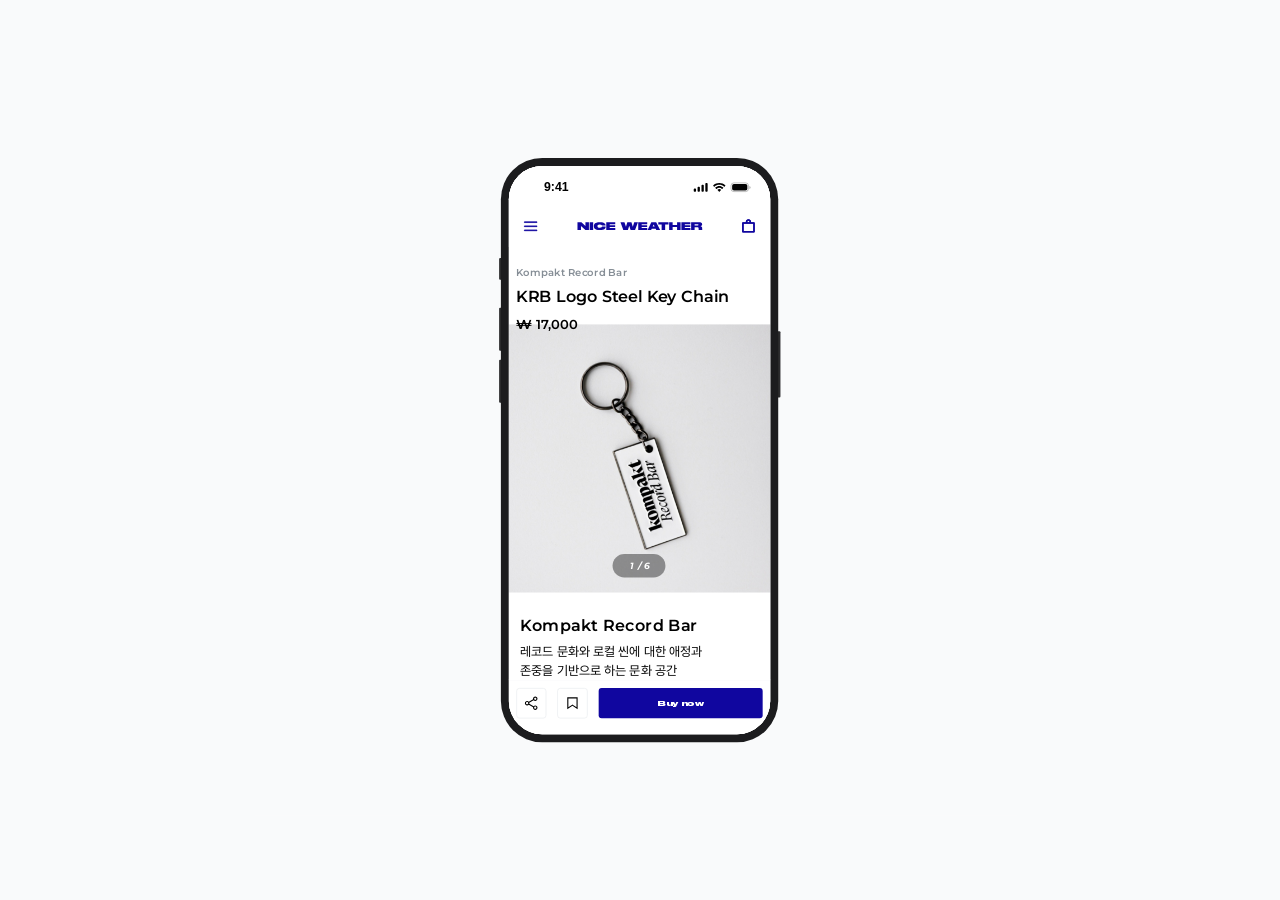
<file: mh-prototype/nw-product-scroll.html>
<!doctype html>
<html lang="ko"><head><meta charset="utf-8"><meta name="viewport" content="width=device-width,initial-scale=1"><meta name="robots" content="noindex,nofollow,noarchive,nosnippet"><title>Nice Weather · Product Scroll Loop</title><style>
@font-face{font-family:Montserrat;src:url(nw-product-scroll-assets/montserrat-semibold.ttf) format('truetype');font-weight:600;font-display:swap}
@font-face{font-family:Montserrat;src:url(nw-product-scroll-assets/montserrat-regular.ttf) format('truetype');font-weight:400;font-display:swap}
@font-face{font-family:Montserrat;src:url(nw-product-scroll-assets/montserrat-bold-italic.ttf) format('truetype');font-weight:700;font-style:italic;font-display:swap}
@font-face{font-family:'Druk Wide';src:url(nw-product-scroll-assets/druk-bold.woff2) format('woff2');font-weight:700;font-display:swap}
@font-face{font-family:'Prototype Korean';src:url(nw-product-scroll-assets/pretendard-regular.otf) format('opentype');font-weight:300 600;font-display:swap}
*{box-sizing:border-box}html,body{margin:0;width:100%;height:100%;overflow:hidden;overscroll-behavior:none;background:#f9fafb;color:#000}p{margin:0}img{display:block}button,a{font:inherit;color:inherit}button{padding:0;border:0;background:transparent;text-align:inherit}a{text-decoration:none}button:focus-visible,a:focus-visible{outline:2px solid #10069f;outline-offset:4px}
#stage{position:absolute;left:50%;top:50%;width:2880px;height:1642.5px;transform-origin:center;background:#f9fafb}
#phone{position:absolute;left:1122.75px;top:163.5px;width:634.5px;height:1315.5px}
.hardware{position:absolute;background:#2c2c2e;border-radius:2.342px;width:7.806px}.switch{left:0;top:225px;height:49.956px}.volume-up{left:0;top:337.813px;height:96.789px}.volume-down{left:0;top:454.897px;height:96.789px}.power{left:625.5px;top:390px;height:149.867px}
#phone-body{position:absolute;left:22.5px;top:18px;width:588px;height:1279.5px;border-radius:75px;overflow:hidden;background:#fff;box-shadow:0 0 0 18px #1c1c1e}
#screen{position:absolute;left:-8.25px;top:.5px;width:604px;height:1294px;border-radius:48px;overflow:hidden;background:#fff}
#scroll{position:absolute;inset:0 0 138px;overflow-y:auto;overflow-x:hidden;scrollbar-width:none;overscroll-behavior:contain;touch-action:pan-y;scroll-behavior:auto;outline:none}#scroll::-webkit-scrollbar{display:none}
#content{position:relative;width:604px;height:3869px;background:#fff}
.korean{font-family:'Apple SD Gothic Neo','Prototype Korean',sans-serif;font-weight:300}.montserrat{font-family:Montserrat,'Apple SD Gothic Neo','Prototype Korean',sans-serif;font-weight:600}.druk{font-family:'Druk Wide',sans-serif;font-weight:700}
.brand-description{position:absolute;left:34.031px;top:1008px;width:523.183px}
.brand-description h1{margin:0;font-family:Montserrat,sans-serif;font-weight:600;font-size:37.088px;line-height:52.982px;white-space:nowrap}
.brand-description .intro{position:absolute;top:63.578px;left:0;font-size:29.14px;line-height:42.386px;white-space:nowrap}
.brand-description .description{position:absolute;top:180.14px;left:0;width:523.183px;font-size:23.842px;line-height:37.088px}
.md-heading{position:absolute;left:34.031px;top:1397.42px;font-size:21.268px;line-height:34.028px}
.md-copy{position:absolute;left:34.44px;top:1447.75px;width:521.877px;font-size:21.268px;line-height:34.028px}
.carousel{position:absolute;left:0;top:356px;width:604px;height:604px;overflow:hidden}.carousel>img{width:604px;height:604px;object-fit:cover}
.carousel-indicator{position:absolute;left:242px;bottom:34.028px;width:119.099px;height:53.169px;border-radius:34.028px;background:#0006;color:#fff;font:italic 700 20.133px/26.844px Montserrat,sans-serif}
.carousel-indicator span{position:absolute;top:13.422px;width:26.844px;text-align:center;transform:translateX(-50%)}.carousel-indicator span:nth-child(1){left:42.5px}.carousel-indicator span:nth-child(2){left:60.4px}.carousel-indicator span:nth-child(3){left:78.29px}
.product-info{position:absolute;left:25.523px;top:185.578px;width:552.958px;padding:36px 0;display:flex;flex-direction:column;gap:12px}
.product-brand{font-size:23.489px;line-height:33.556px;height:34px;color:#868e96;white-space:nowrap}.product-name{font-size:35.793px;line-height:53.689px;height:54px;width:553.667px;white-space:nowrap}.product-price{font-size:30.2px;line-height:43.622px;height:44px}
.navigation{position:absolute;z-index:3;left:12px;top:88px;width:580px;height:93.577px;background:#fff}
.navigation-backdrop{position:absolute;z-index:2;left:0;top:0;width:604px;height:181.577px;background:#fff;pointer-events:none}
#statusbar{position:absolute;z-index:5;left:0;top:0;width:604px;height:88px;background:#fff;pointer-events:none}
.status-time{position:absolute;left:84.566px;top:29.865px;width:60.443px;text-align:center;font:600 27.68px/35.827px -apple-system,BlinkMacSystemFont,"Helvetica Neue",sans-serif}.status-levels{position:absolute;right:0;top:.031px}
.detail-fade{position:absolute;left:0;top:1128px;width:604px;height:280px;background:linear-gradient(to bottom,transparent,#fff);pointer-events:none}
.navigation .logo{position:absolute;left:139px;top:31.689px}.navigation .menu{position:absolute;left:25.167px;top:26.655px}.navigation .bag{position:absolute;right:25.167px;top:26.655px}
.detail{position:absolute;top:1613px;left:0;width:604px;height:2256px;overflow:hidden;background:#fff}
.detail-first{position:absolute;top:0;left:0;width:604px;height:604px;object-fit:cover}.detail-second{position:absolute;top:604px;left:0;width:604px;height:804px;object-fit:cover}
.show-more{position:absolute;left:147.998px;top:1458px;width:307.178px;height:64.178px;border:2.367px solid #000;padding:10px 64px 10px 48px;display:flex;align-items:center;justify-content:center;gap:12.622px;white-space:nowrap;font-size:18px;line-height:18px}.show-more img{flex:none}
.pairing{position:absolute;top:1586px;left:0;width:886px;height:670px;overflow:hidden;background:#fff}
.pairing-heading{position:absolute;left:0;top:0;width:604px;height:107.378px;border-top:3.356px solid #000}
.pairing-heading .label{position:absolute;left:25.167px;top:33.554px;font-size:23.489px;line-height:33.556px}
.pairing-arrows{position:absolute;right:25.167px;top:30.194px;display:flex;align-items:flex-start;gap:13.422px;height:40.267px}
.pairing-arrows p{font:italic 700 26.844px/40.267px Montserrat,sans-serif;letter-spacing:9.127px;white-space:nowrap}
.pairing-cards{position:absolute;top:107.378px;left:0;display:flex;align-items:flex-start;gap:12px;padding:0 25.167px}
.card{display:flex;flex-direction:column;align-items:flex-start;gap:20.133px;flex:none;width:266.767px}.card-media{position:relative;overflow:hidden;width:266.767px;height:355.689px}.card-media>img{width:266.767px;height:355.689px;object-fit:cover}.card-media.crop>img{position:absolute;top:-9.48%;object-fit:fill}.card-media.empty{background:#f8f9fa}
.wishlist{position:absolute;right:6.711px;top:295.289px;width:53.689px;height:53.689px;border-radius:32px;display:grid;place-items:center}
.card-text{display:flex;flex-direction:column;align-items:flex-start;gap:13.422px;width:266.767px}.card-names{display:flex;flex-direction:column;gap:6.711px;width:100%}.card-brand{display:flex;align-items:flex-start;white-space:nowrap;font:600 20.133px/26.844px 'Apple SD Gothic Neo','Prototype Korean',sans-serif;color:#495057}
.card-title{width:266.767px;min-height:68px;font-size:23.489px;line-height:33.556px}.card-price{font-size:23.489px;line-height:33.556px;white-space:nowrap}.discount-row{display:flex;gap:6.711px;align-items:flex-start;white-space:nowrap}.original-price{padding:5.033px 0 1.678px;font:400 20.13px/26.844px Montserrat,sans-serif;text-decoration:line-through;opacity:.6}.discount{font-size:23.49px;line-height:33.556px;color:#10069f}
.pairing-overlay{position:absolute;top:108px;left:312px;width:256px;height:356px;background:#f8f9fb;mix-blend-mode:multiply}.pairing-overlay .wishlist{right:5.94px}
.purchase-bar{position:absolute;z-index:4;bottom:0;left:0;width:604px;height:138px;background:#fff;border-top:1.678px solid #dee2e6}
.purchase-actions{display:flex;gap:25.167px;padding:18.456px 25.167px 26.844px;width:604px}.purchase-icon{width:67.111px;height:67.111px;border:1.678px solid #dee2e6;border-radius:6.711px;flex:none;display:grid;place-items:center;background:#fff}.buy-now{display:flex;flex:1;align-items:center;justify-content:center;height:67.111px;border-radius:6.711px;background:#10069f;color:#fff;font-size:16.778px;line-height:20.133px}
</style></head><body><main id="stage" aria-label="Nice Weather 상품 상세 스크롤 반복"><div id="phone" data-node-id="2104:54590">
<div class="hardware switch"></div><div class="hardware volume-up"></div><div class="hardware volume-down"></div><div class="hardware power"></div>
<div id="phone-body" data-node-id="2104:54595"><div id="screen"><div id="scroll" tabindex="0" role="region" aria-label="상품 상세 콘텐츠"><div id="content" data-node-id="2104:54861">
<section class="brand-description" data-node-id="2104:54862"><h1>Kompakt Record Bar</h1><p class="intro korean">레코드 문화와 로컬 씬에 대한 애정과<br>존중을 기반으로 하는 문화 공간</p><p class="description korean">레코드 문화와 로컬 씬에 대한 애정이 묻어나는 문화<br>공간으로서 아티스트들과의 활발한 협업을 통해 가치를<br>만들고, 콤팩트 레코드 바만의 감성을 담아낸 다양한<br>아이템을 선보이고 있습니다.</p></section>
<p class="md-heading montserrat" data-node-id="2104:54864">MD's COMMENT</p><p class="md-copy korean" data-node-id="2104:54865">앞면에 콤팩트 레코드바의 로고를 큼지막하게 새긴 스틸<br>키링입니다. 뒷면엔 패턴으로 로고가 들어가 있어 반전 매력을 느낄 수 있죠.</p>
<div class="carousel" data-node-id="2104:54868"><img src="nw-product-scroll-assets/50b36.png" alt="KRB Logo Steel Key Chain" data-asset-slot="carousel"><div class="carousel-indicator"><span>1</span><span>/</span><span>6</span></div></div>
<section class="product-info montserrat" data-node-id="2104:54873"><p class="product-brand">Kompakt Record Bar</p><p class="product-name">KRB Logo Steel Key Chain</p><p class="product-price">₩ 17,000</p></section>
<section class="detail" data-node-id="2104:54903"><img class="detail-first" src="nw-product-scroll-assets/32d42.png" alt="KRB 스틸 키링의 앞면과 뒷면" data-asset-slot="detail-first"><img class="detail-second" src="nw-product-scroll-assets/90567.png" alt="KRB 스틸 키링 디테일" data-asset-slot="detail-second"><div class="detail-fade" data-node-id="2111:55267"></div>
<div class="show-more druk" data-node-id="2104:54906"><img src="nw-product-scroll-assets/74ccb.svg" alt="" data-asset-slot="show-more-icon"><span>Show more</span></div>
<section class="pairing" id="content-end" data-node-id="2104:54907"><header class="pairing-heading"><p class="label druk">Pairing Item</p><div class="pairing-arrows"><img src="nw-product-scroll-assets/f4507.svg" alt="" data-asset-slot="pairing-left"><p>1/2</p><img src="nw-product-scroll-assets/db9ce.svg" alt="" data-asset-slot="pairing-right"></div></header>
<div class="pairing-cards">
<article class="card" data-node-id="2104:54909"><div class="card-media"><img src="nw-product-scroll-assets/2181f.png" alt="Kompakt Record Bar 휴대폰 케이스" data-asset-slot="pairing-case"><div class="wishlist"><img src="nw-product-scroll-assets/2b9b6.svg" alt="" data-asset-slot="pairing-bookmark-1"></div></div><div class="card-text montserrat"><div class="card-names"><div class="card-brand"><span>브랜드명 1줄 초과 시 말줄임</span><img src="nw-product-scroll-assets/59975.svg" alt="" data-asset-slot="pairing-chevron-1"></div><p class="card-title">Product name 상품명 1줄 초과 시 말줄임</p></div><p class="card-price">₩ 000,000</p></div></article>
<article class="card" data-node-id="2104:54910"><div class="card-media crop"><img src="nw-product-scroll-assets/e512a.png" alt="Every Damn Day 키링" data-asset-slot="pairing-keyring"><div class="wishlist"><img src="nw-product-scroll-assets/2b9b6.svg" alt="" data-asset-slot="pairing-bookmark-2"></div></div><div class="card-text montserrat"><div class="card-names"><div class="card-brand"><span>브랜드명 1줄 초과 시 말줄임</span><img src="nw-product-scroll-assets/59975.svg" alt="" data-asset-slot="pairing-chevron-2"></div><p class="card-title">Product name 상품명 1줄 초과 시 말줄임</p></div><div><div class="discount-row"><span class="original-price">000,000</span><span class="discount">5%</span></div><p class="card-price">₩ 609,000</p></div></div></article>
<article class="card" data-node-id="2104:54911"><div class="card-media empty"><div class="wishlist"><img src="nw-product-scroll-assets/2b9b6.svg" alt="" data-asset-slot="pairing-bookmark-3"></div></div><div class="card-text montserrat"><div class="card-names"><div class="card-brand"><span>브랜드명 1줄 초과 시 말줄임</span><img src="nw-product-scroll-assets/59975.svg" alt="" data-asset-slot="pairing-chevron-3"></div><p class="card-title">Product name 상품명 1줄 초과 시 말줄임</p></div><div><div class="discount-row"><span class="original-price">000,000</span><span class="discount">5%</span></div><p class="card-price">₩ 609,000</p></div></div></article>
</div><div class="pairing-overlay" data-node-id="2104:54920"><div class="wishlist"><img src="nw-product-scroll-assets/2b9b6.svg" alt="" data-asset-slot="pairing-bookmark-overlay"></div></div></section>
</section>
</div></div>
<div class="navigation-backdrop" aria-hidden="true"></div><div id="statusbar" data-node-id="2111:55268" aria-label="9:41, 통신 신호, Wi-Fi, 배터리"><span class="status-time">9:41</span><img class="status-levels" src="nw-product-scroll-assets/aa846.svg" alt="" data-asset-slot="status-levels"></div><nav class="navigation" data-node-id="2104:54877" aria-label="상단 메뉴"><a class="menu" href="nw-menu.html" aria-label="Nice Weather 메뉴"><img src="nw-product-scroll-assets/e7846.svg" alt="" data-asset-slot="navigation-menu"></a><img class="logo" src="nw-product-scroll-assets/4e8bd.svg" alt="Nice Weather" data-asset-slot="navigation-logo"><img class="bag" src="nw-product-scroll-assets/32b99.svg" alt="쇼핑백" data-asset-slot="navigation-bag"></nav>
<div class="purchase-bar" data-node-id="2104:54878"><div class="purchase-actions"><div class="purchase-icon"><img src="nw-product-scroll-assets/d8839.svg" alt="공유" data-asset-slot="purchase-share"></div><div class="purchase-icon"><img src="nw-product-scroll-assets/7d445.svg" alt="북마크" data-asset-slot="purchase-bookmark"></div><div class="buy-now druk">Buy now</div></div></div>
</div></div></div></main><script>
const stage = document.getElementById('stage');
const scroll = document.getElementById('scroll');
const content = document.getElementById('content');
const detail = document.querySelector('.detail');
const end = document.getElementById('content-end');
const reduced = matchMedia('(prefers-reduced-motion: reduce)');
const timing = {topHold: 2000, bottomHold: 2000, downSpeed: 120, upSpeed: 480, manualHold: 6000};
let phase = 'top', elapsed = 0, duration = timing.topHold, from = 0, to = 0;
let maxScroll = 0, last = 0, ready = false, pausedUntil = 0, rebase = false;
let resolveReady;
const readyPromise = new Promise(resolve => { resolveReady = resolve; });
function fit() {
  stage.style.transform = `translate(-50%,-50%) scale(${Math.min(innerWidth / 2880, innerHeight / 1642.5)})`;
}
function measure() {
  // Stop at the final pairing section; exclude the source's empty trailing space.
  const endHeight = parseFloat(getComputedStyle(end).height);
  const detailEnd = end.offsetTop + endHeight;
  detail.style.height = `${detailEnd}px`;
  content.style.height = `${detail.offsetTop + detailEnd}px`;
  maxScroll = Math.max(0, scroll.scrollHeight - scroll.clientHeight);
}
function ease(p) { return (1 - Math.cos(Math.PI * Math.max(0, Math.min(1, p)))) / 2; }
function begin(next) {
  phase = next;
  elapsed = 0;
  from = scroll.scrollTop;
  to = next === 'down' ? maxScroll : next === 'up' ? 0 : from;
  duration = next === 'top' ? timing.topHold : next === 'bottom' ? timing.bottomHold :
    next === 'down' ? Math.max(1000, Math.abs(to - from) / timing.downSpeed * 1000) :
    Math.max(1000, Math.abs(to - from) / timing.upSpeed * 1000);
}
function nextPhase() { begin(phase === 'top' ? 'down' : phase === 'down' ? 'bottom' : phase === 'bottom' ? 'up' : 'top'); }
function takeControl(event) {
  if (!event.isTrusted) return;
  pausedUntil = performance.now() + timing.manualHold;
  rebase = true;
}
function animate(now) {
  const dt = Math.min(100, Math.max(0, now - last));
  last = now;
  if (ready && !document.hidden && !reduced.matches && now >= pausedUntil) {
    if (rebase) {
      measure();
      begin(scroll.scrollTop >= maxScroll - 1 ? 'bottom' : 'down');
      rebase = false;
    }
    elapsed += dt;
    while (elapsed >= duration) {
      scroll.scrollTop = to;
      const extra = elapsed - duration;
      nextPhase();
      elapsed = extra;
    }
    if (phase === 'down' || phase === 'up') scroll.scrollTop = from + (to - from) * ease(elapsed / duration);
  }
  requestAnimationFrame(animate);
}
for (const name of ['wheel', 'pointerdown', 'touchstart']) scroll.addEventListener(name, takeControl, {passive: true});
scroll.addEventListener('keydown', event => {
  if (['ArrowDown', 'ArrowUp', 'PageDown', 'PageUp', 'Home', 'End', ' '].includes(event.key)) takeControl(event);
});
addEventListener('resize', fit);
document.addEventListener('visibilitychange', () => { last = performance.now(); });
reduced.addEventListener('change', () => { rebase = true; last = performance.now(); });
fit();
Promise.all([...document.images].map(img => img.decode().catch(() => {})).concat([document.fonts.ready])).then(() => {
  measure();
  scroll.scrollTop = 0;
  begin('top');
  ready = true;
  document.documentElement.dataset.ready = 'true';
  resolveReady(true);
  last = performance.now();
  requestAnimationFrame(animate);
});
window.productScrollLoop = {
  ready: readyPromise,
  get phase() { return rebase ? 'manual' : phase; },
  get maxScroll() { return maxScroll; },
  get cycleDuration() { return timing.topHold + timing.bottomHold + maxScroll / timing.downSpeed * 1000 + maxScroll / timing.upSpeed * 1000; }
};

</script></body></html>
</file>
<file: styles.css>
@font-face {
  font-family: "Pretendard";
  src: url("font/Pretendard-Regular.otf") format("opentype");
  font-style: normal;
  font-weight: 400;
  font-display: swap;
}

@font-face {
  font-family: "Pretendard";
  src: url("font/Pretendard-Medium.otf") format("opentype");
  font-style: normal;
  font-weight: 500;
  font-display: swap;
}

@font-face {
  font-family: "Pretendard";
  src: url("font/Pretendard-SemiBold.otf") format("opentype");
  font-style: normal;
  font-weight: 600;
  font-display: swap;
}

@font-face {
  font-family: "Druk Wide";
  src: url("font/Druk-WideMedium.woff2") format("woff2"), url("font/Druk-WideMedium.woff") format("woff");
  font-style: normal;
  font-weight: 500;
  font-display: swap;
}

@font-face {
  font-family: "Druk Wide";
  src: url("font/DrukWide-Bold.woff2") format("woff2"), url("font/DrukWide-Bold.woff") format("woff");
  font-style: normal;
  font-weight: 700;
  font-display: swap;
}

@font-face {
  font-family: "Druk Wide";
  src: url("font/DrukWide-Heavy.woff2") format("woff2"), url("font/DrukWide-Heavy.woff") format("woff");
  font-style: normal;
  font-weight: 800;
  font-display: swap;
}

@font-face {
  font-family: "Druk Wide";
  src: url("font/Druk-WideSuper.woff2") format("woff2"), url("font/Druk-WideSuper.woff") format("woff");
  font-style: normal;
  font-weight: 900;
  font-display: swap;
}

:root {
  --blue: #10069f;
  --lime: #eaff58;
  --black: #050505;
  --white: #fff;
  font-family: "Druk Wide", Arial, "Apple SD Gothic Neo", "Noto Sans KR", sans-serif;
  font-weight: 500;
  color: var(--black);
  background: var(--white);
  font-synthesis: none;
}

* { box-sizing: border-box; }
html { scroll-behavior: smooth; }
body { min-width: 320px; margin: 0; background: #fff; overflow-x: hidden; }
a { color: inherit; text-decoration: none; }
button, input { font: inherit; }
img { display: block; width: 100%; }

.site-header {
  position: sticky;
  top: 0;
  z-index: 50;
  height: 96px;
  background: #fff;
  color: var(--blue);
}

.wordmark {
  position: absolute;
  top: 50%;
  left: calc(50% + 8px);
  width: 222px;
  height: 28px;
  transform: translate(-50%, -50%);
}

.wordmark img { width: 222px; height: 28px; }
.header-tools { position: absolute; top: 28px; right: 30px; display: flex; align-items: flex-start; gap: 8px; }
.icon-button { width: 40px; height: 40px; padding: 8px; border: 0; border-radius: 20px; background: transparent; color: inherit; cursor: pointer; }
.icon-button img { width: 24px; height: 24px; }
.menu-toggle { position: absolute; top: 28px; left: 22px; }
.weather-orbit { display: block; width: 40px; height: 40px; overflow: hidden; }
.weather-orbit img { width: 40px; height: 40px; object-fit: cover; }

.lead-story { position: relative; display: block; height: clamp(560px, 50vw, 720px); overflow: hidden; background: #a5d2f2; color: #000; }
.lead-story > img { height: 100%; object-fit: cover; object-position: center 44%; transition: transform .6s ease; }
.lead-story:hover > img { transform: scale(1.012); }
.lead-story__content { position: absolute; bottom: 28px; left: 28px; width: fit-content; max-width: calc(100% - 56px); padding: 20px 22px 18px; background: #fff; }
.lead-story__content h1 { max-width: 980px; margin: 0 0 18px; font-family: "Druk Wide", Arial, sans-serif; font-size: clamp(38px, 4.8vw, 66px); font-weight: 600; line-height: 1.1; letter-spacing: 0; }
.lead-story__content > span { font-size: 14px; font-weight: 500; text-decoration: underline; text-underline-offset: 4px; }

.figma-home-content { font-family: "Pretendard", "Apple SD Gothic Neo", "Noto Sans KR", sans-serif; }
.figma-dual { display: grid; grid-template-columns: 1fr 1fr; height: clamp(500px, 40vw, 600px); background: #fff; }
.figma-story-image { min-width: 0; overflow: hidden; background: #eee; }
.figma-story-image img { height: 100%; object-fit: cover; transition: transform .5s ease; }
.figma-story-image:hover img { transform: scale(1.012); }
.figma-story-copy { display: flex; min-width: 0; flex-direction: column; align-items: flex-start; justify-content: center; gap: 38px; padding: 38px 32px; background: #fff; color: #000; text-align: center; }
.figma-story-copy h2 { width: 100%; margin: 0; font-size: clamp(36px, 4vw, 56px); font-weight: 600; line-height: 1.08; letter-spacing: 0; }
.figma-story-copy.is-black, .figma-story-copy.is-lime { background: #fff; color: #000; }
.figma-button { display: inline-block; width: auto; height: auto; align-self: center; border: 0; background: transparent; color: currentColor; font-size: 13px; font-weight: 500; line-height: 18px; text-decoration: underline; text-underline-offset: 4px; white-space: nowrap; }
.figma-button.is-lime, .figma-button.is-black, .figma-button.is-outline-light, .figma-button.is-outline-blue, .figma-button.is-outline-lime { border: 0; background: transparent; color: currentColor; }

.figma-product-grid { display: grid; grid-template-columns: repeat(4, minmax(0, 1fr)); gap: 1px; background: #000; }
.figma-product-card { display: grid; grid-template-columns: 1fr; grid-template-rows: minmax(0, 1fr) 132px; height: 560px; min-width: 0; background: #fff; }
.figma-product-card > a, .figma-product-media { display: block; min-width: 0; overflow: hidden; }
.figma-product-card > a img, .figma-product-media img { height: 100%; object-fit: cover; transition: transform .5s ease; }
.figma-product-card > a:hover img, .fad-product-link:hover .figma-product-media img { transform: scale(1.015); }
.figma-product-info { display: flex; min-width: 0; flex-direction: column; align-items: flex-start; justify-content: space-between; padding: 14px 16px 16px; background: #fff; color: #000; }
.figma-product-info h2 { margin: 0; font-family: "Druk Wide", Arial, sans-serif; font-size: clamp(17px, 1.55vw, 22px); font-weight: 700; line-height: 1.15; letter-spacing: 0; }
.figma-product-info.is-blue, .figma-product-info.is-white { background: #fff; color: #000; }
.figma-product-info .figma-button { align-self: flex-start; font-size: 12px; }

.figma-triptych { position: relative; display: block; height: min(68vw, 720px); min-height: 520px; overflow: hidden; background: #eee; }
.figma-triptych__images { display: grid; height: 100%; grid-template-columns: repeat(3, minmax(0, 1fr)); gap: 1px; background: #000; }
.figma-triptych__images img { display: block; width: 100%; height: 100%; min-width: 0; object-fit: cover; }
.figma-triptych__images img:nth-child(1) { object-position: 34% center; }
.figma-triptych__images img:nth-child(2) { object-position: 50% center; }
.figma-triptych__images img:nth-child(3) { object-position: 66% center; }
.figma-triptych__content { position: absolute; bottom: 28px; left: 28px; display: flex; width: fit-content; max-width: calc(100% - 56px); flex-direction: column; align-items: flex-start; gap: 16px; padding: 18px 20px 16px; background: var(--lime); color: #000; }
.figma-triptych__content strong { font-size: clamp(34px, 4.6vw, 64px); font-weight: 600; line-height: 1.12; }
.figma-triptych__content .figma-button { align-self: flex-start; }

.feature-index { display: grid; grid-template-columns: repeat(4, 1fr); gap: 8px; padding: 8px 4px 14px; }
.index-card { display: grid; min-width: 0; grid-template-rows: minmax(0, 1fr) auto; gap: 10px; }
.index-card img { width: 100%; aspect-ratio: 4 / 5; object-fit: cover; object-position: center; background: #f1f1f1; }
.index-card h2 { margin: 0; padding: 0 8px; font-size: clamp(15px, 1.5vw, 21px); line-height: 1.05; text-align: center; text-transform: uppercase; }

.editorial-hero { position: relative; display: block; height: min(68vw, 720px); min-height: 520px; overflow: hidden; background: #111; color: #fff; }
.editorial-hero > img { height: 100%; object-fit: cover; object-position: center 38%; transition: transform .5s ease; }
.editorial-hero:hover > img, .feature-card:hover img, .index-card:hover img { transform: scale(1.015); }
.editorial-caption {
  position: absolute;
  bottom: 28px;
  left: 28px;
  width: fit-content;
  max-width: calc(100% - 56px);
  padding: 18px 20px 16px;
  background: #fff;
  color: #000;
}
.editorial-caption span, .split-copy span, .feature-card span { font-size: 12px; font-weight: 700; }
.editorial-caption h2 { max-width: 900px; margin: 10px 0 12px; font-size: clamp(36px, 5.4vw, 78px); font-weight: 800; line-height: .9; letter-spacing: 0; text-transform: uppercase; }
.editorial-caption p { margin: 0; font-size: 15px; text-decoration: underline; text-underline-offset: 4px; }
.dark-caption .editorial-caption {
  top: 50%;
  bottom: auto;
  background: var(--blue);
  color: #fff;
  transform: translateY(-50%);
}
.caption-bottom .editorial-caption { right: 28px; left: auto; background: var(--lime); color: #000; text-align: right; }

.editorial-split { display: grid; grid-template-columns: 1fr 1fr; height: clamp(520px, 50vw, 680px); }
.split-image { min-width: 0; overflow: hidden; background: #eee; }
.split-image img { height: 100%; object-fit: cover; object-position: center; transition: transform .5s ease; }
.split-image:hover img { transform: scale(1.015); }
.split-copy { display: flex; flex-direction: column; align-items: flex-start; justify-content: space-between; min-width: 0; padding: 34px 32px; }
.split-copy h2 { margin: auto 0; font-size: clamp(40px, 5vw, 76px); line-height: .93; letter-spacing: 0; text-transform: uppercase; }
.split-copy > a { font-size: 15px; text-decoration: underline; text-underline-offset: 4px; }
.blue-panel { background: var(--blue); color: #fff; }
.lime-panel { background: var(--lime); color: #000; }

.feature-grid { display: grid; grid-template-columns: repeat(3, 1fr); gap: 1px; background: #000; }
.feature-card { display: grid; grid-template-rows: minmax(0, 1fr) 118px; min-width: 0; min-height: 640px; overflow: hidden; background: #fff; }
.feature-card img { width: 100%; height: 100%; min-height: 0; object-fit: cover; transition: transform .5s ease; }
.feature-card div { position: relative; z-index: 1; padding: 16px; background: #fff; color: #000; }
.feature-card h2 { margin: 8px 0 0; font-size: clamp(19px, 2vw, 29px); line-height: 1; text-transform: uppercase; }

main h1,
main h2,
main .figma-triptych__content strong,
main .figma-button,
main .lead-story__content > span,
main .editorial-caption p,
main .split-copy > a { font-family: "Druk Wide", Arial, sans-serif; }
.external-arrow { font-family: "Pretendard", "Apple SD Gothic Neo", "Noto Sans KR", sans-serif; }

.side-menu { position: fixed; z-index: 60; inset: 0 auto 0 0; width: min(357px, 100vw); background: #fff; color: #000; font-family: "Pretendard", "Apple SD Gothic Neo", "Noto Sans KR", sans-serif; transform: translateX(-102%); transition: transform .3s ease; overflow: hidden; }
.side-menu.is-open { transform: translateX(0); }
.menu-close { position: absolute; top: 38px; left: 30px; width: 24px; height: 24px; padding: 0; border: 0; background: transparent; cursor: pointer; }
.menu-close img { width: 24px; height: 24px; }
.brand-tabs { position: absolute; top: 96px; left: 30px; display: flex; gap: 24px; }
.brand-tab { display: grid; width: 80px; padding: 0; border: 0; background: transparent; color: inherit; font: inherit; justify-items: center; gap: 6px; text-align: center; cursor: pointer; }
.brand-tab > span { position: relative; display: grid; width: 72px; height: 72px; place-items: center; border-radius: 50%; }
.brand-tab > span::before { position: absolute; inset: 4px; content: ""; border: 1px solid #f1f3f5; border-radius: 50%; }
.brand-tab.is-active > span { border: 1px solid #000; }
.brand-tab.is-active > span::before { inset: 3px; border: 0; }
.brand-tab[data-brand="market"].is-active > span::before { background: var(--blue); }
.brand-tab[data-brand="yay"].is-active > span::before { background: #1d1d1b; }
.brand-tab .brand-logo { position: relative; z-index: 1; width: 56px; object-fit: contain; }
.brand-tab[data-brand="market"] .brand-logo { height: 24px; }
.brand-tab[data-brand="yay"] .brand-logo { height: 14px; }
.brand-tab .logo-active { display: none; }
.brand-tab.is-active .logo-active { display: block; }
.brand-tab.is-active .logo-inactive { display: none; }
.brand-tab strong { min-height: 24px; font-size: 10px; font-weight: 500; line-height: 12px; white-space: nowrap; }
.category-menu { position: absolute; top: 230px; left: 30px; display: grid; grid-template-columns: 136px 136px; gap: 25px; font-family: "Druk Wide", Arial, sans-serif; font-size: 16px; font-weight: 700; line-height: 24px; }
.category-menu > div { display: flex; flex-direction: column; gap: 12px; }
.category-menu a { white-space: nowrap; }
.menu-links { position: absolute; top: 422px; left: 30px; display: flex; gap: 24px; font-family: "Druk Wide", Arial, sans-serif; font-size: 14px; font-weight: 700; line-height: 20px; }
.menu-links a { white-space: nowrap; }
.menu-links a:hover, .menu-links a:focus-visible { text-decoration: underline; text-underline-offset: 4px; }
.nice-planet-button { display: none; }
.menu-bottom { position: absolute; right: 0; bottom: 0; left: 0; height: 40px; display: grid; grid-template-columns: repeat(3, 1fr); align-items: center; border-top: 1px solid #dee2e6; font-size: 12px; font-weight: 400; line-height: 16px; text-align: center; }
.menu-bottom a { white-space: nowrap; }
.scrim { position: fixed; z-index: 55; inset: 0; background: rgba(0,0,0,.6); }
.search-panel { position: fixed; z-index: 44; top: 96px; right: 0; left: 0; display: grid; gap: 12px; padding: 32px; background: #fff; color: var(--blue); transform: translateY(-110%); transition: transform .25s ease; }
.search-panel.is-open { transform: translateY(0); }
.search-panel label { font-size: 12px; }
.search-row { display: grid; grid-template-columns: 1fr 70px; border-bottom: 2px solid var(--blue); }
.search-row input { min-width: 0; padding: 10px 0; border: 0; outline: 0; color: var(--blue); font-family: "Pretendard", "Apple SD Gothic Neo", "Noto Sans KR", sans-serif; font-size: 28px; }
.search-row input::placeholder { font-family: "Pretendard", "Apple SD Gothic Neo", "Noto Sans KR", sans-serif; }
.search-submit { border: 0; background: var(--blue); color: #fff; cursor: pointer; }

.site-footer { display: grid; grid-template-columns: minmax(0, 2fr) 1fr auto; gap: 40px; min-height: 224px; padding: 39px 22px 40px; border-top: 1px solid #dee2e6; font-size: 12px; line-height: 16px; }
.company-info { min-width: 0; font-family: "Pretendard", "Apple SD Gothic Neo", "Noto Sans KR", sans-serif; color: #495057; }
.company-info p { margin: 0; }
.company-primary { display: grid; gap: 6px; font-size: 13px; white-space: nowrap; }
.company-primary__row { display: flex; align-items: center; gap: 24px; }
.company-primary__row p { color: #000; }
.company-primary__row span { margin-right: 4px; color: #495057; }
.company-primary__row a { color: #000; text-decoration: underline; text-underline-offset: 2px; }
.company-secondary { display: grid; gap: 6px; margin-top: 30px; font-size: 12px; }
.copyright-contact { display: flex; align-items: center; white-space: nowrap; }
.copyright-contact > * { margin: 0; }
.copyright-contact > * + * { display: inline-flex; align-items: center; }
.copyright-contact > * + *::before { width: 1px; height: 12px; margin: 0 9px; background: #adb5bd; content: ""; }
.escrow-notice { white-space: nowrap; }
.escrow-notice a, .footer-legal a { text-decoration: underline; text-underline-offset: 2px; }
.footer-legal { display: flex; gap: 24px; }
.footer-links { display: grid; grid-template-columns: 1fr 1fr; align-content: start; gap: 22px 50px; font-weight: 700; }
.footer-socials { display: flex; width: 120px; align-items: flex-start; justify-content: space-between; }
.footer-socials a, .footer-socials img { display: block; width: 24px; height: 24px; }

@media (max-width: 800px) {
  .site-header { height: 56px; }
  .wordmark { left: 50%; width: 180px; height: 18px; }
  .wordmark img { width: 180px; height: 18px; }
  .header-tools { top: 16px; right: 15px; }
  .header-tools .search-toggle, .account-button, .weather-orbit { display: none; }
  .cart-toggle { width: 24px; height: 24px; padding: 0; }
  .menu-toggle { top: 16px; left: 15px; width: 24px; height: 24px; padding: 0; }
  .search-panel { top: 56px; }
  .lead-story { height: max(520px, calc(100svh - 56px)); max-height: 720px; }
  .lead-story > img { object-position: 53% center; }
  .lead-story__content { right: 16px; bottom: 16px; left: 16px; max-width: none; padding: 15px 16px 14px; }
  .lead-story__content h1 { margin-bottom: 14px; font-size: clamp(30px, 8.5vw, 42px); line-height: 1.12; }
  .lead-story__content h1 span { display: block; }
  .figma-dual { grid-template-columns: 1fr; height: auto; }
  .figma-story-image { aspect-ratio: 4 / 5; height: auto; }
  .figma-story-copy { min-height: 300px; gap: 28px; padding: 28px 18px; }
  .figma-story-copy h2 { font-size: clamp(30px, 8.5vw, 40px); line-height: 1.12; }
  .figma-product-grid { grid-template-columns: repeat(2, minmax(0, 1fr)); }
  .figma-product-card { grid-template-rows: auto 124px; height: auto; }
  .figma-product-card > a, .figma-product-media { aspect-ratio: 4 / 5; }
  .figma-product-info { min-height: 124px; padding: 10px 9px 11px; }
  .figma-product-info h2 { font-size: clamp(13px, 3.8vw, 18px); }
  .figma-product-info .figma-button { font-size: 10px; }
  .figma-triptych { height: 126vw; min-height: 500px; max-height: 720px; }
  .figma-triptych__content { right: 16px; bottom: 16px; left: 16px; max-width: none; gap: 12px; padding: 14px 15px 13px; }
  .figma-triptych__content strong { font-size: clamp(30px, 8.5vw, 40px); }
  .feature-index { grid-template-columns: repeat(2, 1fr); gap: 4px; padding: 4px 3px 12px; }
  .index-card { gap: 8px; }
  .index-card h2 { min-height: 34px; padding: 0 6px; font-size: 14px; }
  .editorial-hero { height: 112vw; min-height: 520px; max-height: 760px; }
  .editorial-caption { right: auto; bottom: 16px; left: 16px; max-width: calc(100% - 32px); padding: 14px 15px 13px; }
  .editorial-caption h2 { font-size: clamp(34px, 10vw, 52px); }
  .dark-caption .editorial-caption { top: auto; bottom: 16px; transform: none; }
  .caption-bottom .editorial-caption { right: 16px; left: auto; }
  .caption-bottom .editorial-caption h2 { font-size: clamp(30px, 8.5vw, 44px); }
  .editorial-split { grid-template-columns: 1fr; height: auto; }
  .split-image { aspect-ratio: 4 / 5; }
  .split-copy { min-height: 340px; padding: 24px 18px; }
  .split-copy h2 { font-size: clamp(40px, 11vw, 64px); }
  .editorial-split.is-reversed .split-image { order: 1; }
  .editorial-split.is-reversed .split-copy { order: 2; }
  .feature-grid { grid-template-columns: 1fr; }
  .feature-card { min-height: 660px; grid-template-rows: minmax(0, 1fr) 108px; }
  .feature-card h2 { font-size: 24px; }
  .site-footer { grid-template-columns: 1fr; gap: 28px; padding: 30px 20px 44px; }
  .company-primary { white-space: normal; }
  .company-primary__row, .copyright-contact { flex-wrap: wrap; gap: 4px 16px; }
  .company-secondary { margin-top: 24px; }
  .copyright-contact > * + *::before { display: none; }
  .escrow-notice { max-width: 680px; white-space: normal; }
  .footer-links { max-width: 280px; }
}

@media (max-width: 430px) {
  .editorial-hero { height: 126vw; min-height: 500px; }
  .editorial-caption h2 { font-size: 42px; }
  .dark-caption .editorial-caption h2 { font-size: 40px; }
  .split-copy { min-height: 300px; }
  .split-copy h2 { font-size: 40px; }
  .feature-card { min-height: 590px; }
}

@media (prefers-reduced-motion: reduce) {
  html { scroll-behavior: auto; }
  *, *::before, *::after { transition-duration: .01ms !important; }
}
</file>
<file: product.css>
.product-page { color: #000; font-family: "Pretendard", "Apple SD Gothic Neo", "Noto Sans KR", sans-serif; }
.mobile-product-info, .mobile-purchase-bar, .mobile-back { display: none; }
.product-top { display: grid; grid-template-columns: minmax(0, 1fr) 560px; gap: 24px; padding: 0 30px; }
.product-gallery { min-width: 0; }
.product-gallery__stage { position: relative; height: calc(100svh - 96px); min-height: 624px; overflow: hidden; background: #eef1f2; }
.product-slides { display: flex; width: 600%; height: 100%; transform: translateX(0); transition: transform 300ms cubic-bezier(.4, 0, .2, 1); will-change: transform; }
.product-slides img { display: block; width: calc(100% / 6); height: 100%; flex: 0 0 calc(100% / 6); object-fit: cover; object-position: center 26%; }
.gallery-hit { position: absolute; z-index: 2; top: 0; bottom: 0; width: 50%; padding: 0; border: 0; background: transparent; cursor: pointer; }
.gallery-prev { left: 0; cursor: url("assets/gallery-cursor-left.svg") 40 40, pointer; }
.gallery-next { right: 0; cursor: url("assets/gallery-cursor-right.svg") 40 40, pointer; }
.gallery-count { position: absolute; z-index: 3; right: 24px; bottom: 24px; min-width: 88px; padding: 8px 16px; border-radius: 24px; background: rgba(0, 0, 0, .5); color: #fff; font-family: "Pretendard", sans-serif; font-size: 16px; font-style: italic; font-weight: 700; line-height: 24px; text-align: center; }
.gallery-count b { font: inherit; }
.gallery-more { display: flex; min-width: 200px; height: 44px; margin: 40px auto 80px; align-items: center; justify-content: center; gap: 8px; border: 1px solid #000; background: #fff; font-family: "Druk Wide", Arial, sans-serif; font-size: 11px; font-weight: 500; cursor: pointer; }
.gallery-more span { font-family: "Pretendard", sans-serif; font-size: 20px; font-weight: 300; }
.product-gallery.is-expanded .product-gallery__stage { height: auto; min-height: 0; overflow: visible; }
.product-gallery.is-expanded .product-slides { display: grid; width: 100%; grid-template-columns: repeat(2, minmax(0, 1fr)); gap: 1px; background: #000; transform: none !important; transition: none; }
.product-gallery.is-expanded .product-slides img { display: block; width: 100%; height: auto; aspect-ratio: 3 / 4; object-position: center; }
.product-gallery.is-expanded .gallery-hit, .product-gallery.is-expanded .gallery-count { display: none; }

.product-purchase { position: fixed; z-index: 4; top: 96px; right: 30px; display: flex; width: 560px; height: calc(100svh - 96px); padding: 64px 80px 120px; flex-direction: column; background: #fff; transform: translateY(var(--purchase-footer-shift, 0px)); }
.purchase-top, .purchase-bottom { width: 400px; }
.product-heading p { margin: 0; color: #868e96; font-family: "Druk Wide", Arial, sans-serif; font-size: 14px; font-weight: 500; line-height: 20px; }
.product-heading h1 { min-height: 64px; margin: 12px 0; font-family: "Druk Wide", Arial, sans-serif; font-size: 24px; font-weight: 500; line-height: 32px; letter-spacing: 0; }
.product-heading strong { display: block; font-family: "Pretendard", sans-serif; font-size: 18px; font-weight: 600; line-height: 26px; }
.product-info-tabs { display: flex; height: 40px; margin-top: 8px; align-items: flex-start; justify-content: flex-end; gap: 16px; border-bottom: 2px solid #000; }
.product-info-tabs button { padding: 0; border: 0; background: none; font-family: "Pretendard", sans-serif; font-size: 12px; text-decoration: underline; text-underline-offset: 3px; cursor: pointer; }
.product-info-copy { display: none; margin: 10px 0 0; color: #495057; font-size: 12px; line-height: 18px; }
.option-heading { display: flex; height: 72px; align-items: center; justify-content: space-between; font-family: "Druk Wide", Arial, sans-serif; font-size: 16px; font-weight: 500; line-height: 24px; }
.size-info-button { height: 28px; padding: 0 12px; border: 0; border-radius: 24px; background: #000; color: #fff; font-family: "Pretendard", sans-serif; font-size: 12px; font-weight: 600; line-height: 16px; cursor: pointer; }
.product-select { position: relative; margin-top: 0; }
.product-select + .product-select { margin-top: 20px; }
.product-select.is-open { z-index: 8; }
.product-select__trigger { display: flex; width: 100%; height: 40px; padding: 0 15px; align-items: center; justify-content: space-between; border: 1px solid #868e96; background: #fff; font-family: "Pretendard", sans-serif; font-size: 14px; font-weight: 700; line-height: 20px; text-align: left; cursor: pointer; }
.product-select__trigger img { width: 24px; height: 24px; flex: 0 0 24px; }
.product-select.is-selected .product-select__trigger, .product-select.is-open .product-select__trigger { border-color: #000; }
.product-select.is-open .product-select__trigger { border-bottom-color: transparent; }
.product-select__menu { position: absolute; z-index: 2; top: 39px; left: 0; width: 100%; max-height: 160px; overflow-y: auto; border: 1px solid #000; border-top: 0; background: #fff; }
.product-select__menu[hidden] { display: none; }
.product-select__option { display: block; width: calc(100% - 4px); height: 36px; margin: 0 2px; padding: 0 14px; border: 0; background: #fff; font-family: "Pretendard", sans-serif; font-size: 14px; font-weight: 600; line-height: 20px; text-align: left; cursor: pointer; }
.product-select__option:hover, .product-select__option:focus-visible { background: #f8f9fa; outline: 0; }
.product-select__option[aria-selected="true"] { background: #f8f9fa; }
.product-select__option:disabled { color: #ced4da; cursor: not-allowed; }
.purchase-bottom { position: relative; min-height: 184px; margin-top: auto; }
.quantity-control { display: grid; width: 192px; height: 48px; margin-left: auto; grid-template-columns: 48px 1fr 48px; align-items: center; visibility: hidden; }
.purchase-bottom.is-ready .quantity-control { visibility: visible; }
.quantity-control button { height: 48px; border: 0; background: #fff; font-family: "Pretendard", sans-serif; font-size: 22px; cursor: pointer; }
.quantity-control button:disabled { cursor: default; }
.quantity-control button img { display: block; width: 16px; height: 16px; margin: auto; }
.quantity-control output { font-family: "Pretendard", sans-serif; font-size: 16px; font-weight: 600; line-height: 24px; text-align: center; }
.product-total { display: flex; height: 64px; margin-top: 8px; padding-top: 22px; align-items: flex-start; justify-content: space-between; border-top: 2px solid #000; font-family: "Druk Wide", Arial, sans-serif; font-size: 16px; font-weight: 500; line-height: 24px; }
.product-total strong { font-family: "Pretendard", sans-serif; font-size: 18px; font-weight: 600; line-height: 24px; }
.purchase-actions { display: grid; grid-template-columns: 1fr 1fr; gap: 16px; margin-top: 16px; }
.purchase-actions button { height: 48px; border: 1.5px solid #000; font-family: "Druk Wide", Arial, sans-serif; font-size: 12px; font-weight: 500; cursor: pointer; }
.add-to-bag { background: #fff; color: #000; }
.buy-now { background: var(--blue); color: #fff; }
.purchase-status { position: absolute; top: calc(100% + 10px); right: 0; min-height: 18px; margin: 0; color: var(--blue); font-size: 12px; text-align: right; }

.additional-info-panel { position: absolute; z-index: 10; inset: 0; display: none; padding: 96px 80px; background: #fff; font-family: "Pretendard", sans-serif; }
.product-purchase.is-info-view .purchase-top, .product-purchase.is-info-view .purchase-bottom { visibility: hidden; }
.product-purchase.is-info-view .additional-info-panel { display: block; }
.additional-info-close { position: absolute; top: 40px; right: 0; width: 24px; height: 40px; padding: 0; border: 0; background: #fff; font-family: "Pretendard", sans-serif; font-size: 28px; font-weight: 300; line-height: 40px; cursor: pointer; }
.additional-info-panel h2 { margin: 0 0 16px; font-family: "Pretendard", sans-serif; font-size: 24px; font-weight: 600; line-height: 32px; letter-spacing: 0; }
.additional-info-body { width: 330px; font-size: 12px; font-weight: 400; line-height: 18px; white-space: pre-line; }
.additional-info-table { display: grid; width: 330px; margin: 34px 0 0; gap: 8px; font-size: 12px; line-height: 18px; }
.additional-info-table div { display: grid; grid-template-columns: 102px 1fr; gap: 12px; }
.additional-info-table dt { font-weight: 700; }
.additional-info-table dd { margin: 0; white-space: pre-line; }

.product-lower { width: calc(100% - 644px); margin-left: 30px; }
.pairing-section { height: 668px; overflow: hidden; border-top: 2px solid #000; }
.section-heading { display: flex; height: 70px; padding: 0; align-items: center; justify-content: space-between; }
.section-heading h2, .size-section h2 { margin: 0; font-family: "Druk Wide", Arial, sans-serif; font-size: 16px; font-weight: 500; line-height: 24px; }
.pairing-controls { display: flex; height: 24px; margin-right: 8px; align-items: center; gap: 8px; }
.pairing-controls button { width: 24px; height: 24px; padding: 0; border: 0; background: transparent; cursor: pointer; }
.pairing-controls button:disabled { cursor: default; }
.pairing-controls img { display: block; width: 24px; height: 24px; }
.pairing-controls output { min-width: 33px; font-family: "Pretendard", sans-serif; font-size: 16px; font-style: italic; font-weight: 700; line-height: 24px; text-align: center; white-space: nowrap; }
.pairing-controls output b { font: inherit; }
.pairing-viewport { width: 100%; overflow: hidden; touch-action: pan-y; cursor: grab; }
.pairing-viewport.is-dragging { cursor: grabbing; }
.pairing-track { display: flex; width: max-content; gap: 24px; transform: translateX(0); transition: transform 300ms cubic-bezier(.4, 0, .2, 1); will-change: transform; user-select: none; }
.pairing-viewport.is-dragging .pairing-track { transition: none; }
.pairing-track img { -webkit-user-drag: none; user-select: none; }
.pairing-card { width: 327px; flex: 0 0 327px; opacity: 1; transition: opacity 300ms ease; }
.pairing-card.is-edge-preview { opacity: .4; }
.pairing-card__image { position: relative; width: 327px; height: 436px; overflow: hidden; background: #f1f3f5; }
.pairing-card__image > img { display: block; width: 100%; height: 100%; object-fit: cover; }
.wishlist-button { position: absolute; top: 16px; right: 16px; width: 40px; height: 40px; padding: 0; border: 0; border-radius: 50%; background: rgba(255, 255, 255, .72); cursor: pointer; }
.wishlist-button img { display: block; width: 40px; height: 40px; }
.wishlist-button[aria-pressed="true"] { background: #000; }
.wishlist-button[aria-pressed="true"] img { filter: invert(1); }
.pairing-card__text { display: flex; width: 327px; margin-top: 12px; flex-direction: column; gap: 8px; font-family: "Pretendard", sans-serif; }
.pairing-card p { display: flex; max-width: 100%; margin: 0 0 -4px; align-items: center; color: #495057; font-size: 12px; font-weight: 600; line-height: 16px; }
.pairing-card p span { overflow: hidden; text-overflow: ellipsis; white-space: nowrap; }
.pairing-card p img { width: 16px; height: 16px; flex: 0 0 16px; }
.pairing-card h3 { width: 100%; margin: 0; overflow: hidden; font-family: "Pretendard", sans-serif; font-size: 14px; font-weight: 600; line-height: 20px; text-overflow: ellipsis; white-space: nowrap; }
.pairing-card strong { font-family: "Pretendard", sans-serif; font-size: 14px; font-weight: 600; line-height: 20px; }
.size-section { padding: 28px 0 0; }
.size-section > p { margin: 30px 0 20px; font-size: 12px; }
.size-section > img { width: min(70%, 560px); margin: 0 auto 28px; }
.size-table { margin: 0; border-top: 1px solid #dee2e6; }
.size-table div { display: grid; grid-template-columns: 1fr 1fr; min-height: 40px; align-items: center; border-bottom: 1px solid #dee2e6; font-size: 12px; }
.size-table dt { padding-left: 36%; font-weight: 600; }
.size-table dd { margin: 0; }

@media (min-width: 801px) {
  .product-lower { padding-bottom: 166px; }
  .size-section { height: 572px; padding: 0; border-top: 2px solid #000; }
  .size-section h2 { display: flex; height: 70px; align-items: center; }
  .size-section > p { height: 16px; margin: 0; font-size: 12px; line-height: 16px; }
  .size-section > img { width: 455px; height: 332px; margin: 16px auto; object-fit: contain; }
  .size-table { height: 120px; margin: 0; border-top: 0; }
  .size-table div { display: flex; height: 40px; min-height: 40px; padding: 0; align-items: center; justify-content: center; gap: 6px; border-top: 1px solid #dee2e6; border-bottom: 0; line-height: 16px; }
  .size-table div:last-child { border-bottom: 1px solid #dee2e6; }
  .size-table dt { width: 120px; padding: 0; }
  .size-table dd { width: 84px; text-align: center; }
}

@media (max-width: 800px) {
  .product-body { padding-bottom: 68px; }
  .product-top { display: block; padding: 0; }
  .mobile-product-info { display: flex; height: 156px; padding: 24px 15px; flex-direction: column; }
  .mobile-product-info p { margin: 0 0 16px; color: #868e96; font-family: "Druk Wide", Arial, sans-serif; font-size: 14px; font-weight: 500; line-height: 20px; }
  .mobile-product-info h1 { margin: 0 0 16px; font-family: "Druk Wide", Arial, sans-serif; font-size: 24px; font-weight: 500; line-height: 32px; letter-spacing: 0; }
  .mobile-product-info strong { font-family: "Pretendard", sans-serif; font-size: 18px; font-weight: 600; line-height: 26px; }
  .product-gallery__stage { height: 360px; min-height: 0; }
  .product-slides img { object-position: center 24%; }
  .gallery-count { right: 16px; bottom: 16px; min-width: 72px; padding: 4px 12px; font-size: 16px; }
  .gallery-hit { cursor: pointer; }
  .gallery-more { min-width: 197px; height: 40px; margin: 24px auto 64px; }
  .product-gallery.is-expanded .product-slides { grid-template-columns: 1fr; }
  .product-sheet-dim { position: fixed; z-index: 70; inset: 0; display: block; background: rgba(0, 0, 0, .6); opacity: 0; pointer-events: none; transition: opacity 220ms ease; }
  .product-sheet-dim.is-open { opacity: 1; pointer-events: auto; }
  .product-sheet-dim[hidden] { display: none; }
  .product-purchase { position: fixed; z-index: 71; top: auto; right: 0; bottom: 0; left: 0; width: 100%; height: 528px; max-height: calc(100svh - 56px); min-height: 0; padding: 40px 15px 0; border: 0; background: #fff; transform: translateY(100%); transition: transform 260ms ease; pointer-events: none; }
  .product-purchase.is-open { transform: translateY(0); pointer-events: auto; }
  .purchase-top, .purchase-bottom { width: 100%; }
  .product-heading p { line-height: 16px; }
  .product-heading h1 { min-height: 64px; margin: 8px 0 10px; font-size: 24px; line-height: 32px; }
  .product-heading strong { line-height: 20px; }
  .product-info-tabs { height: 40px; margin-top: 4px; align-items: center; justify-content: flex-end; gap: 16px; border: 0; }
  .product-info-tabs button { font-size: 11px; }
  .product-info-copy, .option-heading { display: none !important; }
  .product-options { margin-top: 0; }
  .product-select + .product-select { margin-top: 16px; }
  .purchase-bottom { position: absolute; right: 0; bottom: 0; left: 0; width: 100%; min-height: 168px; margin: 0; padding: 0 15px 16px; background: #fff; }
  .quantity-control { width: 128px; height: 40px; grid-template-columns: 40px 1fr 40px; }
  .quantity-control button { height: 40px; }
  .product-total { height: 56px; margin-top: 8px; padding-top: 20px; border-top-width: 1px; font-size: 14px; }
  .product-total strong { font-size: 16px; }
  .purchase-actions { gap: 8px; margin-top: 0; }
  .purchase-actions button { height: 40px; font-size: 10px; }
  .purchase-status { top: auto; right: 15px; bottom: 58px; }
  .additional-info-panel { padding: 64px 15px 24px; overflow-y: auto; }
  .additional-info-close { top: 16px; right: auto; left: 11px; width: 24px; height: 24px; font-size: 22px; line-height: 24px; }
  .desktop-close { display: none; }
  .mobile-back { display: inline; }
  .additional-info-panel h2 { margin-bottom: 16px; font-size: 20px; line-height: 26px; }
  .additional-info-body, .additional-info-table { width: 100%; }
  .additional-info-table { margin-top: 34px; }
  .mobile-purchase-bar { position: fixed; z-index: 60; right: 0; bottom: 0; left: 0; display: flex; height: 68px; padding: 11px 15px 16px; align-items: flex-start; gap: 15px; border-top: 1px solid #dee2e6; background: #fff; }
  .mobile-purchase-bar button { height: 40px; border-radius: 4px; cursor: pointer; }
  .mobile-share, .mobile-bookmark { width: 40px; padding: 7px; flex: 0 0 40px; border: 1px solid #dee2e6; background: #fff; }
  .mobile-share img, .mobile-bookmark img { width: 24px; height: 24px; }
  .mobile-bookmark[aria-pressed="true"] { border-color: #000; background: #000; }
  .mobile-bookmark[aria-pressed="true"] img { filter: invert(1); }
  .mobile-buy-trigger { min-width: 0; flex: 1; border: 0; background: var(--blue); color: #fff; font-family: "Druk Wide", Arial, sans-serif; font-size: 10px; font-weight: 500; line-height: 12px; }
  body.product-sheet-open { overflow: hidden; }
  .product-lower { width: auto; margin: 0; }
  .pairing-section { height: 477px; }
  .section-heading { height: 62px; padding: 0 15px; }
  .section-heading h2 { font-size: 14px; line-height: 20px; }
  .pairing-plural { display: none; }
  .pairing-controls { margin-right: 0; }
  .pairing-track { gap: 10px; padding: 0 15px; }
  .pairing-card { width: 159px; flex-basis: 159px; }
  .pairing-card__image { width: 159px; height: 212px; }
  .wishlist-button { top: 12px; right: 12px; }
  .pairing-card__text { width: 159px; margin-top: 10px; gap: 8px; }
  .pairing-card h3 { display: -webkit-box; min-height: 40px; white-space: normal; -webkit-box-orient: vertical; -webkit-line-clamp: 2; }
  .size-section { margin-right: 18px; margin-left: 18px; }
  .size-section > img { width: 100%; }
  .size-table dt { padding-left: 12px; }
}
</file>
